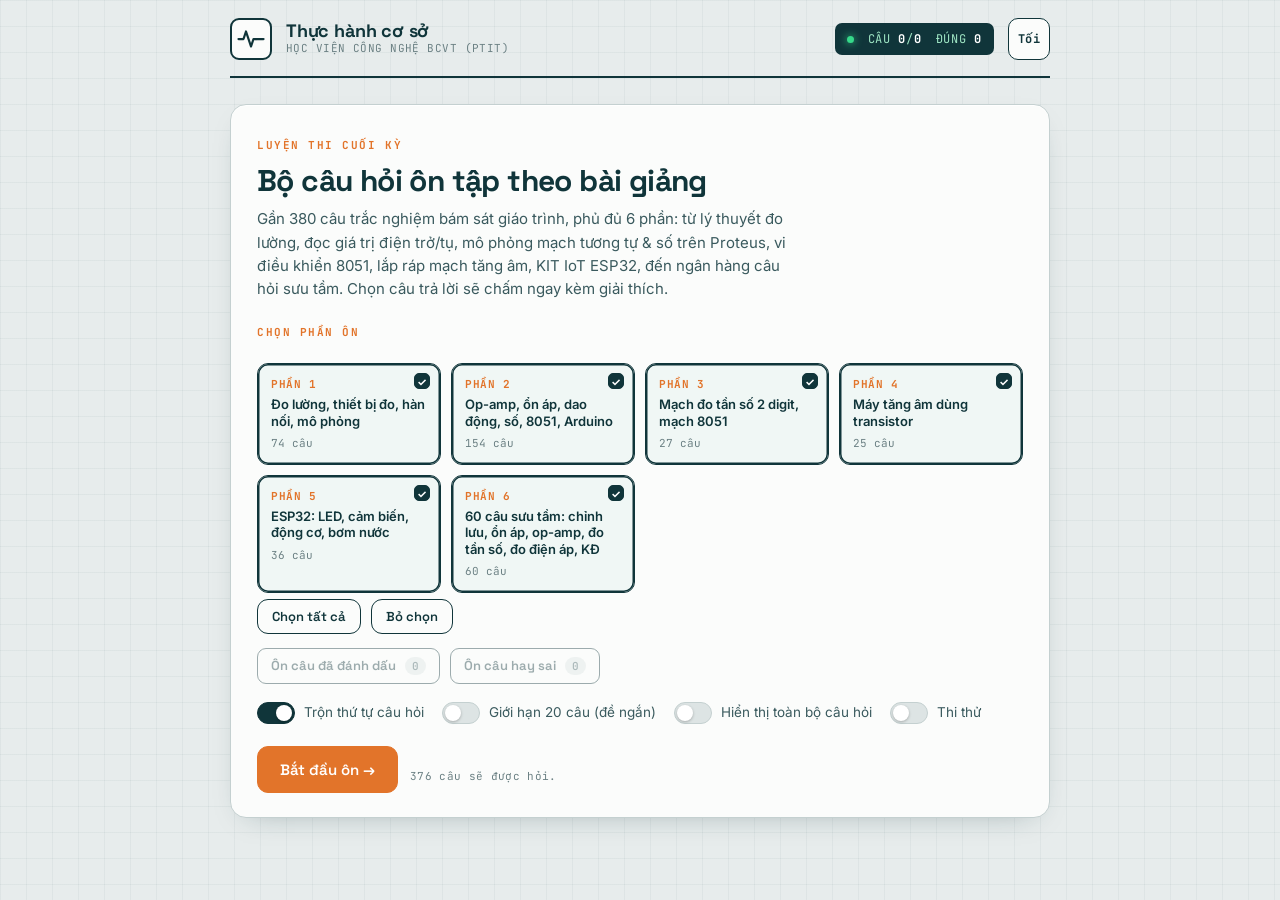
<file: index.html>
<!DOCTYPE html>
<html lang="vi">

<head>
  <meta charset="UTF-8">
  <meta name="viewport" content="width=device-width, initial-scale=1.0">
  <title>Ôn thi Thực hành cơ sở — PTIT</title>
  <link rel="preconnect" href="https://fonts.googleapis.com">
  <link rel="preconnect" href="https://fonts.gstatic.com" crossorigin>
  <link
    href="https://fonts.googleapis.com/css2?family=Space+Grotesk:wght@500;600;700&family=Inter:wght@400;500;600&family=JetBrains+Mono:wght@500;700&display=swap&subset=vietnamese,latin,latin-ext"
    rel="stylesheet">
  <link rel="stylesheet" href="styles.css">
</head>

<body>
  <div class="wrap">
    <div class="bar">
      <div class="logo" aria-hidden="true">
        <svg viewBox="0 0 24 24" fill="none" stroke="#10353A" stroke-width="1.8" stroke-linecap="round"
          stroke-linejoin="round">
          <path d="M2 12h4l2-6 4 12 2-6h2" />
          <path d="M16 12h6" />
          <circle cx="19" cy="12" r="0" fill="#E2742A" stroke="#E2742A" />
        </svg>
      </div>
      <div class="brand">
        <h1>Thực hành cơ sở</h1>
        <p>Học viện Công nghệ BCVT (PTIT)</p>
      </div>
      <div class="readout" id="readout" hidden>
        <span class="dot"></span>
        <span>CÂU <b id="rqi">0</b>/<b id="rqt">0</b></span>
        <span>ĐÚNG <b id="rok">0</b></span>
      </div>
      <button class="theme-btn" id="themeBtn" type="button" title="Đổi giao diện" aria-label="Đổi giao diện">Aa</button>
    </div>

    <!-- START -->
    <div class="panel hero" id="start">
      <span class="eyebrow">Luyện thi cuối kỳ</span>
      <h2>Bộ câu hỏi ôn tập theo bài giảng</h2>
      <p class="lead">Gần 380 câu trắc nghiệm bám sát giáo trình, phủ đủ 6 phần: từ lý thuyết đo lường, đọc giá trị
        điện trở/tụ, mô phỏng mạch tương tự & số trên Proteus, vi điều khiển 8051, lắp ráp mạch tăng âm, KIT IoT ESP32,
        đến ngân hàng câu hỏi sưu tầm. Chọn câu trả lời sẽ chấm ngay kèm giải thích.</p>

      <span class="eyebrow" style="display:block;margin:24px 0 2px">Chọn phần ôn</span>
      <div class="parts" id="parts"></div>
      <div style="display:flex;gap:10px;margin-top:6px">
        <button class="btn ghost" id="selAll" style="padding:8px 14px;font-size:13px">Chọn tất cả</button>
        <button class="btn ghost" id="selNone" style="padding:8px 14px;font-size:13px">Bỏ chọn</button>
      </div>
      <div class="study-actions">
        <button class="btn ghost slim" id="markedBtn" type="button">Ôn câu đã đánh dấu <span id="markedCount">0</span></button>
        <button class="btn ghost slim" id="weakBtn" type="button">Ôn câu hay sai <span id="weakCount">0</span></button>
      </div>

      <div class="opts-row">
        <div class="toggle on" id="tgShuffle">
          <div class="sw"></div><span>Trộn thứ tự câu hỏi</span>
        </div>
        <div class="toggle" id="tgLimit">
          <div class="sw"></div><span>Giới hạn 20 câu (đề ngắn)</span>
        </div>
        <div class="toggle" id="tgBrowse">
          <div class="sw"></div><span>Hiển thị toàn bộ câu hỏi</span>
        </div>
        <div class="toggle" id="tgExam">
          <div class="sw"></div><span>Thi thử</span>
        </div>
      </div>

      <div class="btn-row">
        <button class="btn amber" id="startBtn">Bắt đầu ôn →</button>
        <span class="hint" id="startCount" style="align-self:center"></span>
      </div>
    </div>

    <!-- QUIZ -->
    <div class="panel" id="quiz" hidden>
      <div class="prog"><i id="bar" style="width:0%"></i></div>
      <div class="qhead">
        <span class="tag" id="qtag">PHẦN 1</span>
        <span class="qnum" id="qnum">Câu 1 / 20</span>
      </div>
      <div class="qmeta" id="qmeta"></div>
      <div class="qtext" id="qtext"></div>
      <div id="qmedia"></div>
      <div id="opts"></div>
      <div id="feedback"></div>
      <div class="qfoot">
        <button class="btn ghost mark-btn" id="markBtn" type="button">Đánh dấu</button>
        <button class="btn" id="nextBtn" disabled>Câu tiếp →</button>
        <button class="btn ghost" id="quitBtn">Kết thúc</button>
        <span class="sp" id="liveScore">0 đúng</span>
      </div>
      <div class="hint">Phím tắt: 1–4 hoặc A–D để chọn · Enter để sang câu tiếp · M để đánh dấu</div>
    </div>

    <!-- BROWSE -->
    <div class="panel" id="browse" hidden>
      <div class="prog"><i id="bbar" style="width:0%"></i></div>
      <div class="browse-hd">
        <span class="tag">TOÀN BỘ CÂU HỎI</span>
        <span class="qnum" id="bcount">0 / 0 đã trả lời</span>
        <button class="btn amber" id="bFinishBtn" style="margin-left:auto">Xem kết quả →</button>
        <button class="btn ghost" id="bQuitBtn">Kết thúc</button>
      </div>
      <div class="browse-tools">
        <input class="search-input" id="browseSearch" type="search" placeholder="Tìm câu hỏi, đáp án, chủ đề...">
        <button class="btn ghost slim" id="clearSearchBtn" type="button">Xóa</button>
      </div>
      <div class="empty-state" id="browseEmpty" hidden>Không tìm thấy câu phù hợp.</div>
      <div id="browse-list"></div>
    </div>

    <!-- RESULT -->
    <div class="panel" id="result" hidden>
      <span class="eyebrow">Kết quả</span>
      <div style="display:flex;align-items:flex-end;gap:16px;margin:8px 0 4px;flex-wrap:wrap">
        <div class="score-big"><span id="rPct">0%</span></div>
        <div style="font-family:'JetBrains Mono',monospace;font-size:13px;color:var(--muted);padding-bottom:8px"
          id="rLine">0/0 câu đúng</div>
      </div>
      <p class="lead" id="rMsg" style="color:var(--ink-soft)"></p>
      <div class="divider"></div>
      <span class="eyebrow">Theo từng phần</span>
      <div class="bars" id="bars"></div>
      <div class="btn-row">
        <button class="btn amber" id="reviewBtn">Xem lại câu sai</button>
        <button class="btn" id="retryBtn">Làm lại</button>
        <button class="btn ghost" id="homeBtn">Về đầu</button>
      </div>
    </div>
  </div>

  <script src="script.js"></script>
</body>

</html>
</file>
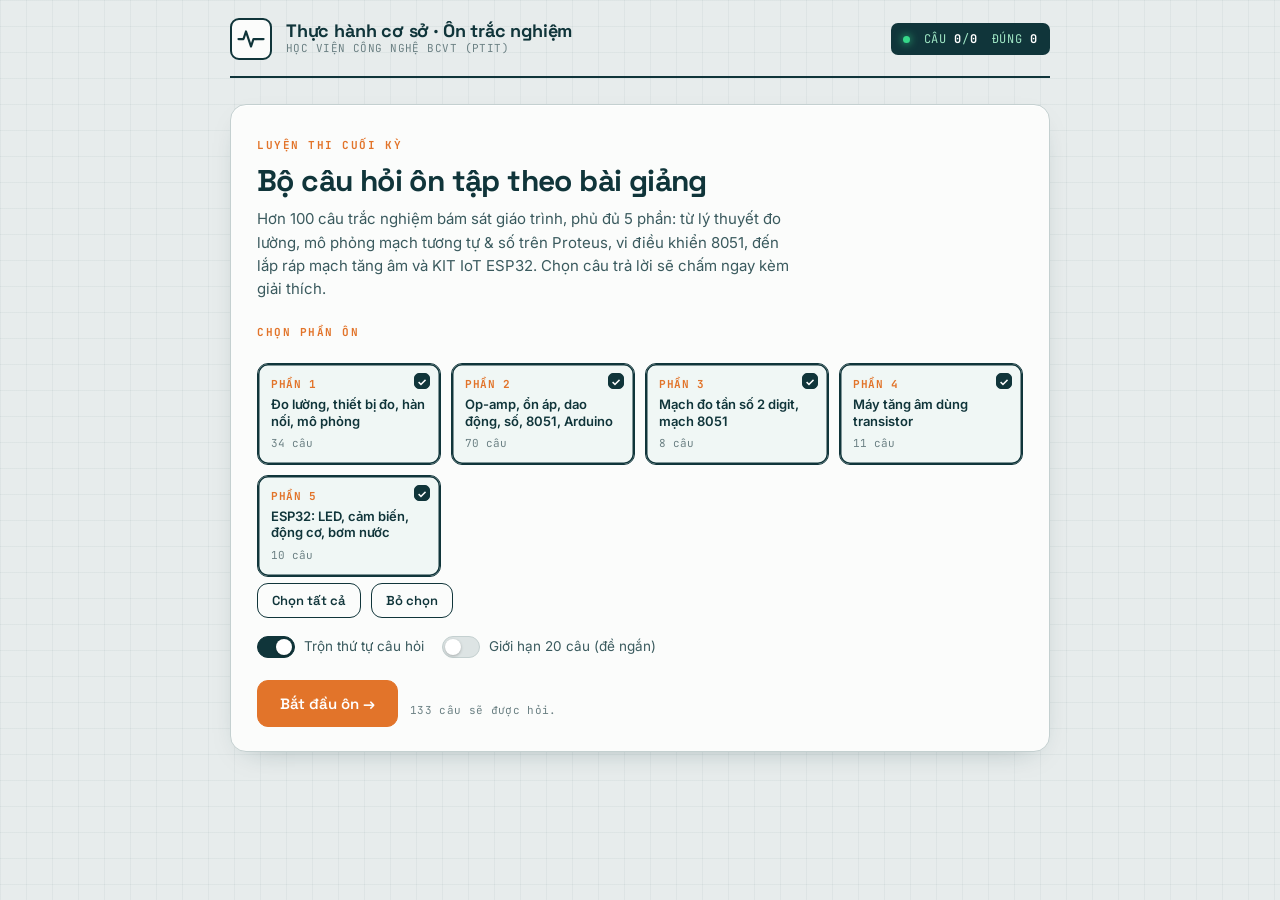
<file: On-thi-THCS-PTIT-v1.html>
<!DOCTYPE html>
<html lang="vi">
<head>
<meta charset="UTF-8">
<meta name="viewport" content="width=device-width, initial-scale=1.0">
<title>Ôn thi Thực hành cơ sở — PTIT</title>
<link rel="preconnect" href="https://fonts.googleapis.com">
<link rel="preconnect" href="https://fonts.gstatic.com" crossorigin>
<link href="https://fonts.googleapis.com/css2?family=Space+Grotesk:wght@500;600;700&family=Inter:wght@400;500;600&family=JetBrains+Mono:wght@500;700&display=swap&subset=vietnamese,latin,latin-ext" rel="stylesheet">
<style>
:root{
  --paper:#E7ECEC;
  --paper-2:#dde4e4;
  --ink:#10353A;
  --ink-soft:#3a5a5e;
  --muted:#6c8184;
  --surface:#fbfcfb;
  --line:#c4d0d0;
  --amber:#E2742A;
  --amber-soft:#fbe9da;
  --ok:#138a55;
  --ok-soft:#dbf1e6;
  --bad:#c93f43;
  --bad-soft:#fadddd;
  --shadow:0 1px 0 #ffffff inset, 0 10px 30px -18px rgba(16,53,58,.4);
}
*{box-sizing:border-box;margin:0;padding:0}
html,body{height:100%}
body{
  font-family:'Inter',system-ui,sans-serif;
  color:var(--ink);
  background:var(--paper);
  background-image:
    linear-gradient(rgba(16,53,58,.045) 1px,transparent 1px),
    linear-gradient(90deg,rgba(16,53,58,.045) 1px,transparent 1px);
  background-size:26px 26px;
  -webkit-font-smoothing:antialiased;
  line-height:1.55;
  padding:0 18px 60px;
}
.wrap{max-width:820px;margin:0 auto}

/* ---------- top bar ---------- */
.bar{
  display:flex;align-items:center;gap:14px;
  padding:18px 0 16px;
  border-bottom:2px solid var(--ink);
  margin-bottom:26px;flex-wrap:wrap;
}
.logo{
  width:42px;height:42px;flex:none;border:2px solid var(--ink);border-radius:9px;
  display:grid;place-items:center;background:var(--surface);
  position:relative;overflow:hidden;
}
.logo svg{width:30px;height:30px}
.brand h1{font-family:'Space Grotesk',sans-serif;font-size:18px;letter-spacing:-.01em;line-height:1.1}
.brand p{font-family:'JetBrains Mono',monospace;font-size:11px;color:var(--muted);letter-spacing:.04em;text-transform:uppercase}
.readout{
  margin-left:auto;font-family:'JetBrains Mono',monospace;font-size:12px;
  background:var(--ink);color:#9fe6c4;padding:7px 12px;border-radius:7px;
  letter-spacing:.06em;display:flex;gap:14px;align-items:center;
}
.readout b{color:#fff;font-weight:700}
.readout .dot{width:7px;height:7px;border-radius:50%;background:#36d98a;box-shadow:0 0 8px #36d98a}

/* ---------- panel ---------- */
.panel{
  background:var(--surface);border:1.5px solid var(--line);border-radius:16px;
  box-shadow:var(--shadow);padding:26px 26px 24px;
}
.eyebrow{font-family:'JetBrains Mono',monospace;font-size:11px;letter-spacing:.14em;text-transform:uppercase;color:var(--amber);font-weight:700}

/* ---------- start screen ---------- */
.hero h2{font-family:'Space Grotesk',sans-serif;font-size:30px;line-height:1.12;letter-spacing:-.02em;margin:8px 0 10px}
.hero p.lead{color:var(--ink-soft);font-size:15px;max-width:60ch}
.parts{display:grid;grid-template-columns:repeat(auto-fit,minmax(150px,1fr));gap:10px;margin:22px 0 6px}
.pchip{
  border:1.5px solid var(--line);border-radius:11px;padding:12px 13px;cursor:pointer;
  background:var(--surface);transition:.15s;position:relative;user-select:none;
}
.pchip:hover{border-color:var(--ink-soft)}
.pchip.on{border-color:var(--ink);background:#f0f7f5;box-shadow:0 0 0 1.5px var(--ink) inset}
.pchip .pn{font-family:'JetBrains Mono',monospace;font-size:11px;color:var(--amber);font-weight:700;letter-spacing:.05em}
.pchip .pt{font-size:13px;font-weight:600;margin-top:3px;line-height:1.25}
.pchip .pc{font-family:'JetBrains Mono',monospace;font-size:11px;color:var(--muted);margin-top:6px}
.pchip .tick{position:absolute;top:9px;right:10px;width:16px;height:16px;border-radius:5px;border:1.5px solid var(--line);display:grid;place-items:center}
.pchip.on .tick{background:var(--ink);border-color:var(--ink)}
.pchip.on .tick:after{content:"✓";color:#fff;font-size:11px;font-weight:700}

.opts-row{display:flex;gap:18px;flex-wrap:wrap;align-items:center;margin:18px 0 4px}
.toggle{display:flex;align-items:center;gap:9px;cursor:pointer;font-size:13.5px;color:var(--ink-soft);user-select:none}
.sw{width:38px;height:22px;border-radius:20px;background:var(--paper-2);border:1.5px solid var(--line);position:relative;transition:.18s;flex:none}
.sw:after{content:"";position:absolute;width:16px;height:16px;border-radius:50%;background:#fff;top:2px;left:2px;transition:.18s;box-shadow:0 1px 3px rgba(0,0,0,.25)}
.toggle.on .sw{background:var(--ink);border-color:var(--ink)}
.toggle.on .sw:after{left:18px}

.btn{
  font-family:'Space Grotesk',sans-serif;font-weight:600;font-size:15px;cursor:pointer;
  border:1.5px solid var(--ink);background:var(--ink);color:#fff;border-radius:11px;
  padding:13px 22px;transition:.15s;display:inline-flex;align-items:center;gap:9px;
}
.btn:hover{background:#0a2a2e}
.btn:disabled{opacity:.4;cursor:not-allowed}
.btn.ghost{background:transparent;color:var(--ink)}
.btn.ghost:hover{background:#eef4f3}
.btn.amber{background:var(--amber);border-color:var(--amber)}
.btn.amber:hover{background:#cc6520}
.btn-row{display:flex;gap:12px;flex-wrap:wrap;margin-top:22px}

/* ---------- quiz ---------- */
.qhead{display:flex;align-items:center;gap:12px;margin-bottom:8px;flex-wrap:wrap}
.tag{font-family:'JetBrains Mono',monospace;font-size:11px;font-weight:700;letter-spacing:.05em;padding:4px 9px;border-radius:6px;background:var(--amber-soft);color:var(--amber)}
.qnum{font-family:'JetBrains Mono',monospace;font-size:12px;color:var(--muted);letter-spacing:.05em}
.prog{height:6px;background:var(--paper-2);border-radius:6px;overflow:hidden;margin:0 0 22px;border:1px solid var(--line)}
.prog i{display:block;height:100%;background:var(--amber);transition:width .35s ease}
.qtext{font-family:'Space Grotesk',sans-serif;font-size:20px;line-height:1.4;letter-spacing:-.01em;margin-bottom:20px}
.sch{width:100%;max-width:430px;height:auto;margin:0 auto 20px;display:block;background:#f9fcfb;border:1.5px solid var(--line);border-radius:12px;padding:12px 10px}
.sch text{font-family:'JetBrains Mono',monospace;font-size:11px;fill:var(--ink-soft)}
.sch .w{stroke:var(--ink);stroke-width:2;fill:none;stroke-linecap:round;stroke-linejoin:round}
.sch .probe{fill:var(--amber);stroke:none}
.sch .pl{fill:var(--amber);font-weight:700}
.sch .nd{fill:var(--ink)}
.code-box{
  font-family:'JetBrains Mono',monospace;font-size:13px;line-height:1.55;
  background:#0f2e32;color:#cfe9df;border-radius:10px;padding:14px 16px;margin:0 0 18px;
  overflow-x:auto;white-space:pre;border:1.5px solid #0a2326;
}
.code-box .cm{color:#7fae9b}
.code-box .hl{color:#ffcf9e;font-weight:700}
.opt.mono .otxt{font-family:'JetBrains Mono',monospace;font-size:13.5px;white-space:pre-wrap}
.opt{
  display:flex;gap:13px;align-items:flex-start;width:100%;text-align:left;
  border:1.5px solid var(--line);background:var(--surface);border-radius:12px;
  padding:14px 16px;margin-bottom:11px;cursor:pointer;transition:.13s;font-size:15px;color:var(--ink);
}
.opt:hover:not(:disabled){border-color:var(--ink-soft);background:#f4f8f7}
.opt:disabled{cursor:default}
.opt .key{
  font-family:'JetBrains Mono',monospace;font-weight:700;font-size:13px;flex:none;
  width:26px;height:26px;border-radius:7px;border:1.5px solid var(--line);
  display:grid;place-items:center;background:var(--surface);transition:.13s;
}
.opt .otxt{padding-top:2px}
.opt.correct{border-color:var(--ok);background:var(--ok-soft)}
.opt.correct .key{background:var(--ok);border-color:var(--ok);color:#fff}
.opt.wrong{border-color:var(--bad);background:var(--bad-soft)}
.opt.wrong .key{background:var(--bad);border-color:var(--bad);color:#fff}
.opt.dim{opacity:.6}

.explain{
  border-left:3px solid var(--amber);background:#fbf6f1;border-radius:0 10px 10px 0;
  padding:13px 16px;font-size:14.5px;color:var(--ink-soft);margin:4px 0 6px;
  animation:fade .25s ease;
}
.explain b{color:var(--ink);font-weight:600}
.verdict{font-family:'JetBrains Mono',monospace;font-size:12px;font-weight:700;letter-spacing:.05em;margin-bottom:6px;text-transform:uppercase}
.verdict.ok{color:var(--ok)}
.verdict.bad{color:var(--bad)}
@keyframes fade{from{opacity:0;transform:translateY(4px)}to{opacity:1;transform:none}}

.qfoot{display:flex;align-items:center;gap:12px;margin-top:18px;flex-wrap:wrap}
.qfoot .sp{margin-left:auto;font-family:'JetBrains Mono',monospace;font-size:12px;color:var(--muted)}
.hint{font-family:'JetBrains Mono',monospace;font-size:11px;color:var(--muted);margin-top:14px;letter-spacing:.03em}

/* ---------- result ---------- */
.score-big{font-family:'Space Grotesk',sans-serif;font-size:54px;font-weight:700;letter-spacing:-.03em;line-height:1}
.score-big span{font-size:26px;color:var(--muted)}
.bars{margin:22px 0 4px;display:flex;flex-direction:column;gap:12px}
.brow{display:grid;grid-template-columns:130px 1fr 64px;gap:12px;align-items:center}
.brow .bl{font-size:13px;font-weight:600}
.brow .bt{height:18px;background:var(--paper-2);border-radius:5px;overflow:hidden;border:1px solid var(--line)}
.brow .bt i{display:block;height:100%;background:var(--ink)}
.brow .bv{font-family:'JetBrains Mono',monospace;font-size:12px;color:var(--muted);text-align:right}
.divider{height:1px;background:var(--line);margin:22px 0}

@media(max-width:560px){
  .hero h2{font-size:24px}
  .qtext{font-size:18px}
  .brow{grid-template-columns:96px 1fr 54px}
  .readout{font-size:11px;gap:10px;padding:6px 10px}
}
@media(prefers-reduced-motion:reduce){*{animation:none!important;transition:none!important}}
</style>
</head>
<body>
<div class="wrap">
  <div class="bar">
    <div class="logo" aria-hidden="true">
      <svg viewBox="0 0 24 24" fill="none" stroke="#10353A" stroke-width="1.8" stroke-linecap="round" stroke-linejoin="round">
        <path d="M2 12h4l2-6 4 12 2-6h2"/><path d="M16 12h6"/><circle cx="19" cy="12" r="0" fill="#E2742A" stroke="#E2742A"/>
      </svg>
    </div>
    <div class="brand">
      <h1>Thực hành cơ sở · Ôn trắc nghiệm</h1>
      <p>Học viện Công nghệ BCVT (PTIT)</p>
    </div>
    <div class="readout" id="readout" hidden>
      <span class="dot"></span>
      <span>CÂU <b id="rqi">0</b>/<b id="rqt">0</b></span>
      <span>ĐÚNG <b id="rok">0</b></span>
    </div>
  </div>

  <!-- START -->
  <div class="panel hero" id="start">
    <span class="eyebrow">Luyện thi cuối kỳ</span>
    <h2>Bộ câu hỏi ôn tập theo bài giảng</h2>
    <p class="lead">Hơn 100 câu trắc nghiệm bám sát giáo trình, phủ đủ 5 phần: từ lý thuyết đo lường, mô phỏng mạch tương tự & số trên Proteus, vi điều khiển 8051, đến lắp ráp mạch tăng âm và KIT IoT ESP32. Chọn câu trả lời sẽ chấm ngay kèm giải thích.</p>

    <span class="eyebrow" style="display:block;margin:24px 0 2px">Chọn phần ôn</span>
    <div class="parts" id="parts"></div>
    <div style="display:flex;gap:10px;margin-top:6px">
      <button class="btn ghost" id="selAll" style="padding:8px 14px;font-size:13px">Chọn tất cả</button>
      <button class="btn ghost" id="selNone" style="padding:8px 14px;font-size:13px">Bỏ chọn</button>
    </div>

    <div class="opts-row">
      <div class="toggle on" id="tgShuffle"><div class="sw"></div><span>Trộn thứ tự câu hỏi</span></div>
      <div class="toggle" id="tgLimit"><div class="sw"></div><span>Giới hạn 20 câu (đề ngắn)</span></div>
    </div>

    <div class="btn-row">
      <button class="btn amber" id="startBtn">Bắt đầu ôn →</button>
      <span class="hint" id="startCount" style="align-self:center"></span>
    </div>
  </div>

  <!-- QUIZ -->
  <div class="panel" id="quiz" hidden>
    <div class="prog"><i id="bar" style="width:0%"></i></div>
    <div class="qhead">
      <span class="tag" id="qtag">PHẦN 1</span>
      <span class="qnum" id="qnum">Câu 1 / 20</span>
    </div>
    <div class="qtext" id="qtext"></div>
    <div id="qmedia"></div>
    <div id="opts"></div>
    <div id="feedback"></div>
    <div class="qfoot">
      <button class="btn" id="nextBtn" disabled>Câu tiếp →</button>
      <button class="btn ghost" id="quitBtn">Kết thúc</button>
      <span class="sp" id="liveScore">0 đúng</span>
    </div>
    <div class="hint">Phím tắt: 1–4 hoặc A–D để chọn · Enter để sang câu tiếp</div>
  </div>

  <!-- RESULT -->
  <div class="panel" id="result" hidden>
    <span class="eyebrow">Kết quả</span>
    <div style="display:flex;align-items:flex-end;gap:16px;margin:8px 0 4px;flex-wrap:wrap">
      <div class="score-big"><span id="rPct">0%</span></div>
      <div style="font-family:'JetBrains Mono',monospace;font-size:13px;color:var(--muted);padding-bottom:8px" id="rLine">0/0 câu đúng</div>
    </div>
    <p class="lead" id="rMsg" style="color:var(--ink-soft)"></p>
    <div class="divider"></div>
    <span class="eyebrow">Theo từng phần</span>
    <div class="bars" id="bars"></div>
    <div class="btn-row">
      <button class="btn amber" id="reviewBtn">Xem lại câu sai</button>
      <button class="btn" id="retryBtn">Làm lại</button>
      <button class="btn ghost" id="homeBtn">Về đầu</button>
    </div>
  </div>
</div>

<script>
/* ===================== QUESTION BANK ===================== */
const PARTS = {
  1:{name:"Phần 1 · Lý thuyết bổ trợ", short:"Đo lường, thiết bị đo, hàn nối, mô phỏng"},
  2:{name:"Phần 2 · Mô phỏng trên máy tính", short:"Op-amp, ổn áp, dao động, số, 8051, Arduino"},
  3:{name:"Phần 3 · Lắp ráp breadboard", short:"Mạch đo tần số 2 digit, mạch 8051"},
  4:{name:"Phần 4 · Lắp ráp mạch in (PCB)", short:"Máy tăng âm dùng transistor"},
  5:{name:"Phần 5 · KIT Arduino / IoT", short:"ESP32: LED, cảm biến, động cơ, bơm nước"},
};

/* ===================== SCHEMATIC DIAGRAMS (SVG) ===================== */
const gnd = (x,y)=>`<line class="w" x1="${x}" y1="${y}" x2="${x}" y2="${y+10}"/>
<line class="w" x1="${x-9}" y1="${y+10}" x2="${x+9}" y2="${y+10}"/>
<line class="w" x1="${x-5}" y1="${y+14}" x2="${x+5}" y2="${y+14}"/>
<line class="w" x1="${x-2}" y1="${y+18}" x2="${x+2}" y2="${y+18}"/>`;

const DIAGRAMS = {
INV:`<svg class="sch" viewBox="0 0 300 170" role="img">
<polygon class="w" points="148,46 148,124 214,85"/>
<text x="153" y="68">−</text><text x="153" y="112">+</text>
<line class="w" x1="20" y1="62" x2="55" y2="62"/>
<rect class="w" x="55" y="55" width="44" height="14"/><text x="58" y="50">R1 1k</text>
<line class="w" x1="99" y1="62" x2="122" y2="62"/><line class="w" x1="122" y1="62" x2="148" y2="62"/>
<circle cx="122" cy="62" r="2.6" class="nd"/>
<line class="w" x1="122" y1="62" x2="122" y2="30"/><line class="w" x1="122" y1="30" x2="152" y2="30"/>
<rect class="w" x="152" y="23" width="44" height="14"/><text x="152" y="18">R2 22k</text>
<line class="w" x1="196" y1="30" x2="244" y2="30"/><line class="w" x1="244" y1="30" x2="244" y2="85"/>
<line class="w" x1="148" y1="108" x2="122" y2="108"/><line class="w" x1="122" y1="108" x2="122" y2="128"/>
${gnd(122,128)}
<line class="w" x1="214" y1="85" x2="270" y2="85"/><circle cx="244" cy="85" r="2.6" class="nd"/>
<circle cx="270" cy="85" r="3.6" class="probe"/><text x="248" y="78" class="pl">Vout</text>
<text x="6" y="58">Vin</text></svg>`,

NONINV:`<svg class="sch" viewBox="0 0 300 170" role="img">
<polygon class="w" points="150,46 150,124 216,85"/>
<text x="155" y="68">−</text><text x="155" y="112">+</text>
<line class="w" x1="20" y1="108" x2="150" y2="108"/><text x="6" y="104">Vin</text>
<line class="w" x1="124" y1="62" x2="150" y2="62"/><circle cx="124" cy="62" r="2.6" class="nd"/>
<line class="w" x1="124" y1="62" x2="124" y2="78"/>
<rect class="w" x="117" y="78" width="14" height="34"/><text x="92" y="98">R1</text>
<line class="w" x1="124" y1="112" x2="124" y2="128"/>${gnd(124,128)}
<line class="w" x1="124" y1="62" x2="124" y2="30"/><line class="w" x1="124" y1="30" x2="154" y2="30"/>
<rect class="w" x="154" y="23" width="44" height="14"/><text x="156" y="18">R2 (Rf)</text>
<line class="w" x1="198" y1="30" x2="246" y2="30"/><line class="w" x1="246" y1="30" x2="246" y2="85"/>
<line class="w" x1="216" y1="85" x2="272" y2="85"/><circle cx="246" cy="85" r="2.6" class="nd"/>
<circle cx="272" cy="85" r="3.6" class="probe"/><text x="250" y="78" class="pl">Vout</text></svg>`,

COMP:`<svg class="sch" viewBox="0 0 300 170" role="img">
<polygon class="w" points="150,46 150,124 216,85"/>
<text x="155" y="68">−</text><text x="155" y="112">+</text>
<line class="w" x1="40" y1="108" x2="150" y2="108"/><text x="10" y="104">Vin</text>
<line class="w" x1="40" y1="62" x2="150" y2="62"/><text x="6" y="58">Vref</text>
<line class="w" x1="216" y1="85" x2="272" y2="85"/>
<circle cx="272" cy="85" r="3.6" class="probe"/><text x="250" y="78" class="pl">Vout</text>
<text x="58" y="150">(không có hồi tiếp âm)</text></svg>`,

INTEG:`<svg class="sch" viewBox="0 0 300 170" role="img">
<polygon class="w" points="150,46 150,124 216,85"/>
<text x="155" y="68">−</text><text x="155" y="112">+</text>
<line class="w" x1="20" y1="62" x2="55" y2="62"/><rect class="w" x="55" y="55" width="44" height="14"/>
<text x="66" y="50">R</text><line class="w" x1="99" y1="62" x2="124" y2="62"/>
<line class="w" x1="124" y1="62" x2="150" y2="62"/><circle cx="124" cy="62" r="2.6" class="nd"/>
<line class="w" x1="124" y1="62" x2="124" y2="30"/><line class="w" x1="124" y1="30" x2="160" y2="30"/>
<line class="w" x1="172" y1="22" x2="172" y2="38"/><line class="w" x1="180" y1="22" x2="180" y2="38"/>
<text x="166" y="16">C</text>
<line class="w" x1="160" y1="30" x2="172" y2="30"/><line class="w" x1="180" y1="30" x2="246" y2="30"/>
<line class="w" x1="246" y1="30" x2="246" y2="85"/>
<line class="w" x1="150" y1="108" x2="124" y2="108"/><line class="w" x1="124" y1="108" x2="124" y2="128"/>${gnd(124,128)}
<line class="w" x1="216" y1="85" x2="272" y2="85"/><circle cx="246" cy="85" r="2.6" class="nd"/>
<circle cx="272" cy="85" r="3.6" class="probe"/><text x="250" y="78" class="pl">Vout</text>
<text x="6" y="58">Vin</text></svg>`,

ZENER:`<svg class="sch" viewBox="0 0 300 170" role="img">
<line class="w" x1="20" y1="45" x2="60" y2="45"/><text x="6" y="41">Vin</text>
<rect class="w" x="60" y="38" width="46" height="14"/><text x="64" y="33">Rs</text>
<line class="w" x1="106" y1="45" x2="170" y2="45"/><circle cx="170" cy="45" r="2.6" class="nd"/>
<line class="w" x1="170" y1="45" x2="170" y2="70"/>
<polygon class="w" points="160,92 180,92 170,74"/>
<line class="w" x1="156" y1="74" x2="184" y2="74"/>
<line class="w" x1="156" y1="74" x2="150" y2="68"/><line class="w" x1="184" y1="74" x2="190" y2="80"/>
<line class="w" x1="170" y1="92" x2="170" y2="112"/>${gnd(170,112)}
<text x="190" y="88">Dz</text>
<line class="w" x1="170" y1="45" x2="232" y2="45"/><circle cx="232" cy="45" r="2.6" class="nd"/>
<line class="w" x1="232" y1="45" x2="232" y2="62"/>
<rect class="w" x="225" y="62" width="14" height="34"/><text x="244" y="84">RL</text>
<line class="w" x1="232" y1="96" x2="232" y2="112"/>${gnd(232,112)}
<line class="w" x1="232" y1="45" x2="262" y2="45"/><circle cx="262" cy="45" r="3.6" class="probe"/>
<text x="238" y="38" class="pl">Vout</text></svg>`,

REG7805:`<svg class="sch" viewBox="0 0 300 170" role="img">
<line class="w" x1="14" y1="50" x2="70" y2="50"/><text x="2" y="46">Vin</text>
<circle cx="70" cy="50" r="2.6" class="nd"/>
<rect class="w" x="110" y="40" width="70" height="40"/><text x="120" y="64">7805</text>
<text x="84" y="46">IN</text><text x="182" y="46">OUT</text>
<line class="w" x1="70" y1="50" x2="110" y2="50"/>
<line class="w" x1="70" y1="50" x2="70" y2="74"/>
<line class="w" x1="64" y1="74" x2="76" y2="74"/><line class="w" x1="64" y1="80" x2="76" y2="80"/>
<text x="44" y="100">Cin</text>
<line class="w" x1="70" y1="84" x2="70" y2="118"/>${gnd(70,118)}
<line class="w" x1="145" y1="80" x2="145" y2="118"/>${gnd(145,118)}<text x="150" y="100">GND</text>
<line class="w" x1="180" y1="50" x2="232" y2="50"/><circle cx="232" cy="50" r="2.6" class="nd"/>
<line class="w" x1="232" y1="50" x2="232" y2="74"/>
<line class="w" x1="226" y1="74" x2="238" y2="74"/><line class="w" x1="226" y1="80" x2="238" y2="80"/>
<text x="244" y="100">Cout</text>
<line class="w" x1="232" y1="84" x2="232" y2="118"/>${gnd(232,118)}
<line class="w" x1="232" y1="50" x2="270" y2="50"/><circle cx="270" cy="50" r="3.6" class="probe"/>
<text x="246" y="42" class="pl">+5V</text></svg>`,

BRIDGE:`<svg class="sch" viewBox="0 0 300 180" role="img">
<text x="6" y="60">AC</text><line class="w" x1="30" y1="65" x2="30" y2="115"/>
<line class="w" x1="22" y1="78" x2="22" y2="102"/>
<line class="w" x1="30" y1="72" x2="100" y2="72"/><line class="w" x1="30" y1="108" x2="100" y2="108"/>
<circle cx="100" cy="72" r="2.6" class="nd"/><circle cx="100" cy="108" r="2.6" class="nd"/>
<polygon class="w" points="112,64 124,64 118,52"/><line class="w" x1="111" y1="52" x2="125" y2="52"/>
<line class="w" x1="100" y1="72" x2="118" y2="72"/><line class="w" x1="118" y1="72" x2="118" y2="64"/>
<line class="w" x1="118" y1="52" x2="118" y2="40"/>
<polygon class="w" points="112,116 124,116 118,128"/><line class="w" x1="111" y1="116" x2="125" y2="116"/>
<line class="w" x1="100" y1="108" x2="118" y2="108"/><line class="w" x1="118" y1="108" x2="118" y2="116"/>
<line class="w" x1="118" y1="128" x2="118" y2="142"/>
<text x="56" y="94" class="pl">cầu 4 diode</text>
<line class="w" x1="118" y1="40" x2="220" y2="40"/><circle cx="118" cy="40" r="2.6" class="nd"/>
<line class="w" x1="118" y1="142" x2="220" y2="142"/><circle cx="118" cy="142" r="2.6" class="nd"/>
<line class="w" x1="180" y1="40" x2="180" y2="62"/>
<line class="w" x1="172" y1="62" x2="188" y2="62"/><line class="w" x1="172" y1="70" x2="188" y2="70"/>
<text x="192" y="60">C</text><line class="w" x1="180" y1="70" x2="180" y2="142"/><circle cx="180" cy="40" r="2.6" class="nd"/><circle cx="180" cy="142" r="2.6" class="nd"/>
<line class="w" x1="220" y1="40" x2="220" y2="142"/>
<rect class="w" x="213" y="78" width="14" height="30"/><text x="232" y="98">RL</text>
<line class="w" x1="220" y1="40" x2="250" y2="40"/><circle cx="250" cy="40" r="3.6" class="probe"/>
<text x="224" y="33" class="pl">+DC</text></svg>`,

A555:`<svg class="sch" viewBox="0 0 300 175" role="img">
<rect class="w" x="110" y="55" width="80" height="70"/><text x="123" y="95">NE555</text>
<text x="92" y="44">VCC</text><text x="192" y="95">OUT</text>
<line class="w" x1="150" y1="20" x2="150" y2="40"/><text x="156" y="28">+VCC</text>
<line class="w" x1="150" y1="40" x2="150" y2="55"/><circle cx="150" cy="40" r="2.6" class="nd"/>
<line class="w" x1="150" y1="40" x2="80" y2="40"/><line class="w" x1="80" y1="40" x2="80" y2="56"/>
<rect class="w" x="73" y="56" width="14" height="26"/><text x="52" y="74">R1</text>
<line class="w" x1="80" y1="82" x2="80" y2="92"/><circle cx="80" cy="92" r="2.6" class="nd"/>
<line class="w" x1="80" y1="92" x2="110" y2="92"/>
<line class="w" x1="80" y1="92" x2="80" y2="100"/><rect class="w" x="73" y="100" width="14" height="26"/><text x="52" y="118">R2</text>
<line class="w" x1="80" y1="126" x2="80" y2="138"/><circle cx="80" cy="138" r="2.6" class="nd"/>
<line class="w" x1="80" y1="138" x2="110" y2="138"/><line class="w" x1="110" y1="138" x2="110" y2="120"/>
<line class="w" x1="80" y1="138" x2="80" y2="148"/>
<line class="w" x1="72" y1="148" x2="88" y2="148"/><line class="w" x1="72" y1="154" x2="88" y2="154"/><text x="52" y="156">C</text>
<line class="w" x1="80" y1="154" x2="80" y2="160"/>${gnd(80,160)}
<line class="w" x1="190" y1="92" x2="250" y2="92"/><circle cx="250" cy="92" r="3.6" class="probe"/>
<text x="216" y="85" class="pl">Vout (3)</text></svg>`,

CLIP:`<svg class="sch" viewBox="0 0 300 165" role="img">
<line class="w" x1="20" y1="55" x2="55" y2="55"/><text x="6" y="51">Vin</text>
<rect class="w" x="55" y="48" width="44" height="14"/><text x="68" y="43">R</text>
<line class="w" x1="99" y1="55" x2="175" y2="55"/><circle cx="160" cy="55" r="2.6" class="nd"/>
<line class="w" x1="160" y1="55" x2="160" y2="78"/>
<polygon class="w" points="150,78 170,78 160,96"/><line class="w" x1="150" y1="96" x2="170" y2="96"/>
<text x="174" y="90">D</text>
<line class="w" x1="160" y1="96" x2="160" y2="118"/>${gnd(160,118)}
<line class="w" x1="175" y1="55" x2="250" y2="55"/><circle cx="250" cy="55" r="3.6" class="probe"/>
<text x="226" y="48" class="pl">Vout</text></svg>`,

CE:`<svg class="sch" viewBox="0 0 300 195" role="img">
<line class="w" x1="40" y1="22" x2="262" y2="22"/><text x="226" y="16">+VCC</text>
<line class="w" x1="190" y1="22" x2="190" y2="40"/><rect class="w" x="183" y="40" width="14" height="30"/><text x="200" y="60">RC</text>
<line class="w" x1="190" y1="70" x2="190" y2="92"/><circle cx="190" cy="92" r="2.6" class="nd"/>
<line class="w" x1="100" y1="22" x2="100" y2="40"/><rect class="w" x="93" y="40" width="14" height="28"/><text x="78" y="36">R1</text>
<line class="w" x1="100" y1="68" x2="100" y2="92"/><circle cx="100" cy="92" r="2.6" class="nd"/>
<line class="w" x1="100" y1="92" x2="100" y2="108"/><rect class="w" x="93" y="108" width="14" height="28"/><text x="78" y="150">R2</text>
<line class="w" x1="100" y1="136" x2="100" y2="160"/>${gnd(100,160)}
<circle class="w" cx="150" cy="92" r="20"/>
<line class="w" x1="140" y1="80" x2="140" y2="104"/>
<line class="w" x1="100" y1="92" x2="140" y2="92"/>
<line class="w" x1="140" y1="86" x2="170" y2="68"/><line class="w" x1="170" y1="68" x2="170" y2="40"/><line class="w" x1="170" y1="40" x2="190" y2="40"/>
<line class="w" x1="140" y1="98" x2="166" y2="114"/>
<polygon class="nd" points="158,107 166,114 156,113"/>
<line class="w" x1="166" y1="114" x2="166" y2="148"/>
<text x="172" y="100">Q</text>
<circle cx="166" cy="148" r="2.6" class="nd"/>
<rect class="w" x="159" y="150" width="14" height="26"/><text x="176" y="168">RE</text>
<line class="w" x1="166" y1="176" x2="166" y2="182"/>${gnd(166,182)}
<line class="w" x1="20" y1="92" x2="60" y2="92"/><line class="w" x1="60" y1="86" x2="60" y2="98"/><line class="w" x1="66" y1="86" x2="66" y2="98"/>
<line class="w" x1="66" y1="92" x2="100" y2="92"/><text x="28" y="86">Vin</text><text x="54" y="112">Cin</text>
<line class="w" x1="190" y1="92" x2="220" y2="92"/><line class="w" x1="220" y1="86" x2="220" y2="98"/><line class="w" x1="226" y1="86" x2="226" y2="98"/>
<line class="w" x1="226" y1="92" x2="262" y2="92"/><circle cx="262" cy="92" r="3.6" class="probe"/><text x="236" y="86" class="pl">Vout</text>
</svg>`,

DIFF:`<svg class="sch" viewBox="0 0 300 195" role="img">
<line class="w" x1="40" y1="22" x2="260" y2="22"/><text x="226" y="16">+VCC</text>
<line class="w" x1="95" y1="22" x2="95" y2="40"/><rect class="w" x="88" y="40" width="14" height="26"/><text x="64" y="58">RC1</text>
<line class="w" x1="95" y1="66" x2="95" y2="95"/><circle cx="95" cy="78" r="2.6" class="probe"/><text x="68" y="78" class="pl">Vo1</text>
<line class="w" x1="205" y1="22" x2="205" y2="40"/><rect class="w" x="198" y="40" width="14" height="26"/><text x="216" y="58">RC2</text>
<line class="w" x1="205" y1="66" x2="205" y2="95"/><circle cx="205" cy="78" r="2.6" class="probe"/><text x="210" y="78" class="pl">Vo2</text>
<circle class="w" cx="120" cy="102" r="16"/><circle class="w" cx="180" cy="102" r="16"/>
<line class="w" x1="112" y1="94" x2="112" y2="110"/><line class="w" x1="188" y1="94" x2="188" y2="110"/>
<line class="w" x1="95" y1="95" x2="112" y2="95"/><line class="w" x1="112" y1="95" x2="112" y2="98"/>
<line class="w" x1="205" y1="95" x2="188" y2="95"/><line class="w" x1="188" y1="95" x2="188" y2="98"/>
<line class="w" x1="60" y1="102" x2="112" y2="102"/><text x="36" y="106">V1</text>
<line class="w" x1="188" y1="102" x2="240" y2="102"/><text x="244" y="106">V2</text>
<line class="w" x1="112" y1="108" x2="124" y2="120"/><line class="w" x1="188" y1="108" x2="176" y2="120"/>
<line class="w" x1="124" y1="120" x2="176" y2="120"/><circle cx="150" cy="120" r="2.6" class="nd"/>
<line class="w" x1="150" y1="120" x2="150" y2="136"/><rect class="w" x="143" y="136" width="14" height="26"/><text x="160" y="154">RE</text>
<line class="w" x1="150" y1="162" x2="150" y2="172"/><text x="132" y="188">−VEE</text>
<line class="w" x1="124" y1="172" x2="176" y2="172"/></svg>`,

DIVIDER:`<svg class="sch" viewBox="0 0 240 175" role="img">
<line class="w" x1="120" y1="18" x2="120" y2="38"/><text x="100" y="14">+12V</text>
<rect class="w" x="113" y="38" width="14" height="32"/><text x="132" y="58">R1 2k</text>
<line class="w" x1="120" y1="70" x2="120" y2="86"/><circle cx="120" cy="86" r="2.6" class="nd"/>
<line class="w" x1="120" y1="86" x2="165" y2="86"/><circle cx="165" cy="86" r="3.6" class="probe"/><text x="144" y="80" class="pl">Vout</text>
<line class="w" x1="120" y1="86" x2="120" y2="102"/>
<rect class="w" x="113" y="102" width="14" height="32"/><text x="132" y="122">R2 1k</text>
<line class="w" x1="120" y1="134" x2="120" y2="150"/>${gnd(120,150)}</svg>`,
};

const Q = [
/* ---------- PHẦN 1 ---------- */
{p:1,q:"Đại lượng nào cho biết mức độ gần đúng giữa giá trị đo được và giá trị đúng của đại lượng cần đo?",o:["Độ chính xác (accuracy)","Độ rõ (precision)","Độ phân giải (resolution)","Độ nhạy (sensitivity)"],a:0,e:"Độ chính xác đo độ gần với giá trị đúng. Độ rõ chỉ phản ánh khả năng lặp lại (các lần đo giống nhau), không bảo đảm đúng."},
{p:1,q:"Vôn kế đặt thang 100V, độ chính xác ±4% theo độ lệch toàn thang (FSD), số đọc là 25V. Khoảng sai số tuyệt đối của phép đo là?",o:["±1V","±4V","±10V","±0,25V"],a:1,e:"Sai số tính theo % của toàn thang: 4% × 100V = ±4V → giá trị thực nằm trong 21–29V. Đây chính là lý do nên đo gần cuối thang."},
{p:1,q:"Vì sao nên thực hiện phép đo ở giá trị càng gần cuối thang đo càng tốt?",o:["Để kim quay nhanh hơn","Để giảm sai số tương đối của phép đo","Để tăng tuổi thọ đồng hồ","Để tránh nhiễu điện từ"],a:1,e:"Sai số được tính theo % của toàn thang (FSD). Đo ở đầu thang khiến sai số tương đối so với số đọc rất lớn (ví dụ ±4% FSD = ±16% khi đọc 25V)."},
{p:1,q:"Độ phân giải (resolution) của một thiết bị đo là gì?",o:["Giá trị lớn nhất đo được","Thay đổi nhỏ nhất của đại lượng đo mà thiết bị đáp ứng được","Sai số trung bình của phép đo","Tốc độ lấy mẫu của thiết bị"],a:1,e:"Độ phân giải là vạch chia nhỏ nhất mà thiết bị phân biệt được. Đồng hồ kim 100 vạch ở thang 1mA có độ phân giải 10µA; đồng hồ số là 1 chữ số."},
{p:1,q:"Độ nhạy của một vôn kế thường được biểu diễn theo đơn vị nào?",o:["V/Hz","Ω/V","A/V","dB/octave"],a:1,e:"Độ nhạy vôn kế cho theo Ω/V. Vôn kế FSD 50µA có 20kΩ/V, loại FSD 100µA có 10kΩ/V → loại 20kΩ/V nhạy hơn."},
{p:1,q:"Trong hai vôn kế sau, loại nào nhạy hơn (ít ảnh hưởng quá tải hơn)?",o:["10kΩ/V","20kΩ/V","Cả hai như nhau","Không xác định được"],a:1,e:"Độ nhạy càng cao (Ω/V lớn) thì trở kháng vào càng lớn → rẽ dòng từ mạch ít hơn → sai số quá tải nhỏ hơn."},
{p:1,q:"Sai số do thị sai (đọc nhầm khi kim nằm giữa hai vạch chia) thuộc loại sai số nào?",o:["Sai số ngẫu nhiên","Sai số hệ thống do môi trường","Sai số thô (do người đọc)","Sai số lượng tử hóa"],a:2,e:"Sai số do đọc/thị sai là sai số thô. Đồng hồ số hiển thị bằng chữ số nên không có loại sai số này."},
{p:1,q:"Loại sai số 'có cùng dạng, lặp lại và không đổi' được gọi là?",o:["Sai số ngẫu nhiên","Sai số hệ thống","Sai số thô","Sai số tuyệt đối"],a:1,e:"Sai số hệ thống ổn định, có quy luật (do thiết bị đo hoặc do môi trường đo). Sai số ngẫu nhiên thì thay đổi không quy luật."},
{p:1,q:"Cách nào giúp giảm sai số ngẫu nhiên trong phép đo?",o:["Hiệu chuẩn lại thiết bị","Tăng số lần đo rồi lấy giá trị trung bình","Đổi sang thang đo cao hơn","Dùng que đo tốt hơn"],a:1,e:"Sai số ngẫu nhiên không khử được bằng hiệu chuẩn; chỉ giảm bằng cách đo nhiều lần và lấy trung bình (suy luận thống kê)."},
{p:1,q:"Nếu điện trở R có sai số ±10% và dòng I có sai số ±5%, thì công suất P = I²R có sai số giới hạn khoảng?",o:["±10%","±15%","±20%","±25%"],a:2,e:"Sai số giới hạn cộng dồn: I² đóng góp 5%+5%, cộng R 10% → 5+5+10 = ±20%."},
{p:1,q:"Ưu điểm nổi bật của đồng hồ vạn năng SỐ so với loại chỉ thị kim là?",o:["Quan sát phóng/nạp tụ tốt hơn","Trở kháng vào rất cao (~10MΩ) nên ít sai số quá tải","Đáp ứng nhanh với linh kiện bán dẫn","Giá thành rẻ hơn"],a:1,e:"Đồng hồ số có trở kháng vào ~10MΩ, gần như không đổi theo thang đo, nên sai số quá tải không đáng kể. Quan sát tụ/đáp ứng nhanh lại là ưu điểm của đồng hồ kim."},
{p:1,q:"Khi đo dòng điện, đồng hồ phải được mắc như thế nào với mạch?",o:["Song song với tải","Nối tiếp với mạch","Song song với nguồn","Tùy ý"],a:1,e:"Đo dòng → mắc nối tiếp (dòng chạy qua đồng hồ). Đo áp → mắc song song. Để nhầm sẽ gây sai hoặc hỏng đồng hồ."},
{p:1,q:"Điều gì xảy ra nếu đặt nhầm đồng hồ ở thang đo dòng điện rồi đi đo điện áp?",o:["Không sao, chỉ sai số","Đồng hồ có thể bị hỏng","Tự động chuyển thang","Báo giá trị âm"],a:1,e:"Thang đo dòng có trở kháng rất nhỏ; mắc vào nguồn áp sẽ tạo dòng lớn làm hỏng đồng hồ. Phải chọn đúng chức năng/đại lượng trước khi đo."},
{p:1,q:"Loại đồng hồ nào quan sát được sự phóng/nạp của tụ điện rõ hơn?",o:["Đồng hồ số","Đồng hồ chỉ thị kim (tương tự)","Cả hai như nhau","Không loại nào"],a:1,e:"Đại lượng biến thiên chậm như nạp tụ được kim quan sát trực quan; đồng hồ số khó hiển thị quá trình thay đổi chậm này."},
{p:1,q:"Sóng nào của máy phát sóng chức năng thích hợp để kiểm tra độ tuyến tính của mạch khuếch đại?",o:["Sóng sin","Sóng vuông","Sóng tam giác","Sóng răng cưa"],a:2,e:"Sóng tam giác có cạnh thẳng; nếu mạch phi tuyến, cạnh sẽ bị méo cong, dễ nhận ra trên máy hiện sóng."},
{p:1,q:"Sóng vuông từ máy phát sóng chức năng thường dùng để kiểm tra điều gì của mạch khuếch đại?",o:["Hệ số khuếch đại một chiều","Đáp ứng tần số thấp và cao","Công suất ra","Trở kháng vào"],a:1,e:"Đỉnh xung bị nghiêng → đáp ứng tần thấp kém; cạnh lên/xuống chậm → đáp ứng tần cao kém. Sóng vuông giàu hài nên bộc lộ cả hai."},
{p:1,q:"Hai loại máy hiện sóng cơ bản là?",o:["Một tia và hai tia","Tương tự (CRO) và số (DSO)","Analog và RF","Để bàn và cầm tay"],a:1,e:"CRO (ống tia âm cực) là loại tương tự; DSO là máy hiện sóng số có khả năng lưu trữ dạng sóng."},
{p:1,q:"Núm Time/div trên máy hiện sóng dùng để điều chỉnh gì?",o:["Biên độ theo trục dọc","Khoảng thời gian trên mỗi vạch chia (gốc thời gian)","Độ sáng vệt sáng","Mức kích khởi"],a:1,e:"Time/div đặt tỉ lệ thời gian trục ngang; Volt/div đặt tỉ lệ biên độ trục dọc."},
{p:1,q:"Máy hiện sóng về cơ bản là thiết bị đo đại lượng nào theo thời gian?",o:["Dòng điện","Điện áp","Công suất","Điện trở"],a:1,e:"Máy hiện sóng đo điện áp. Muốn đo dòng/điện trở phải biến đổi chúng thành điện áp (qua điện trở cố định, nguồn dòng…)."},
{p:1,q:"Mẫu hình Lissajous trên máy hiện sóng được dùng để?",o:["Đo công suất","So sánh tần số và pha giữa hai tín hiệu","Hiệu chỉnh độ sáng","Đo điện trở"],a:1,e:"Đưa hai tín hiệu vào kênh X và Y, hình Lissajous cho biết tỉ số tần số và độ lệch pha giữa chúng."},
{p:1,q:"SPICE là gì?",o:["Một loại vi điều khiển","Phần mềm/thuật toán mô phỏng mạch điện tử","Chuẩn giao tiếp nối tiếp","Một họ IC ổn áp"],a:1,e:"SPICE = Simulation Program with Integrated Circuit Emphasis — nền tảng mô phỏng mạch, cho phép phân tích DC, AC, quá độ…"},
{p:1,q:"Phần mềm mô phỏng và vẽ mạch được dùng xuyên suốt trong giáo trình này là?",o:["Multisim","Proteus","Altium","LTspice"],a:1,e:"Giáo trình hướng dẫn mô phỏng trên Proteus Design Suite 8.x, gồm cả vẽ sơ đồ nguyên lý và mô phỏng đồ thị (Graph)."},
{p:1,q:"PCB là viết tắt của?",o:["Power Control Board","Printed Circuit Board (mạch in)","Programmable Chip Block","Passive Component Bus"],a:1,e:"PCB = bo mạch in, nơi các đường dẫn đồng được in sẵn để hàn linh kiện."},
{p:1,q:"Đặc điểm của một mối hàn đạt yêu cầu là?",o:["Thiếc xỉn màu, gồ ghề","Bóng, ngấu thiếc, dạng hình nón đều","Nhiều thiếc phủ kín chân","Mối hàn to và lồi cao"],a:1,e:"Mối hàn tốt thì bóng, ngấu đều, hình nón ôm chân linh kiện. Mối hàn khô/nguội (xỉn, gồ ghề) dễ gây tiếp xúc kém."},
{p:1,q:"Khi hàn, để mỏ hàn quá nóng hoặc giữ quá lâu sẽ?",o:["Làm mối hàn đẹp hơn","Làm hỏng linh kiện hoặc bong đường mạch in","Tăng độ bám của thiếc","Không ảnh hưởng gì"],a:1,e:"Nhiệt quá mức làm chết linh kiện bán dẫn và làm bong/tróc lớp đồng của mạch in. Cần hàn dứt khoát, đủ nhiệt."},
{p:1,q:"Chức năng đo thông mạch của đồng hồ số: khi hai điểm thông nhau thì?",o:["Hiển thị số lớn","Đồng hồ phát ra tiếng kêu (beep)","Báo giá trị âm","Tắt màn hình"],a:1,e:"Chế độ đo thông mạch dựa trên thang đo điện trở nhỏ; nếu thông mạch (điện trở ~0) đồng hồ kêu để báo nhanh."},
{p:1,q:"Khi đo điện áp một chiều bằng đồng hồ, que đỏ và que đen cắm vào đâu?",o:["Đỏ vào COM, đen vào VΩmA","Đỏ vào VΩmA (cực +), đen vào COM (cực −)","Cả hai vào COM","Tùy ý, không quan trọng"],a:1,e:"Que đỏ cắm lỗ 'VΩmA' nối cực dương, que đen vào 'COM'. Đặt ngược que (với DC) đồng hồ sẽ báo giá trị âm."},
{p:1,q:"Ngưỡng độ nhạy của hệ thống đo ứng với tỉ số tín hiệu trên nhiễu (S/N) bằng?",o:["10 (20 dB)","1 (tức 0 dB)","0,5","100"],a:1,e:"Ngưỡng độ nhạy là mức tín hiệu nhỏ nhất phát hiện được, ứng với S/N = 1 hay 0 dB; nhỏ hơn nữa thì tín hiệu chìm trong nhiễu."},
{p:1,q:"Nếu nhiễu có tần số CAO hơn phổ tần của tín hiệu cần đo, ta nên dùng bộ lọc nào để chặn nhiễu?",o:["Lọc thông cao","Lọc thông thấp","Lọc thông dải","Lọc chặn dải"],a:1,e:"Nhiễu tần cao hơn tín hiệu → lọc thông thấp cho tín hiệu qua, chặn nhiễu. Ngược lại (nhiễu tần thấp) thì dùng lọc thông cao."},

/* ---------- PHẦN 2: op-amp / ổn áp / hạn biên / dao động ---------- */
{p:2,q:"IC khuếch đại thuật toán (op-amp) được dùng trong các bài mô phỏng là loại nào?",o:["LM358","µA741","TL072","LM324"],a:1,e:"Giáo trình dùng op-amp µA741 (nguồn nuôi ±15V) cho các mạch khuếch đại đảo, không đảo, cộng, trừ, so sánh…"},
{p:2,q:"Hệ số khuếch đại của mạch khuếch đại ĐẢO dùng op-amp lý tưởng là?",o:["K = 1 + R2/R1","K = −R2/R1","K = R1/R2","K = R1·R2"],a:1,e:"Mạch đảo: K = −Rf/Rin = −R2/R1. Dấu trừ thể hiện tín hiệu ra ngược pha với vào."},
{p:2,q:"Mạch khuếch đại đảo có R1 = 1kΩ, R2 = 22kΩ thì hệ số khuếch đại bằng?",o:["−22","−0,045","+23","−21"],a:0,e:"K = −R2/R1 = −22kΩ/1kΩ = −22 (khuếch đại 22 lần và đảo pha)."},
{p:2,q:"Trong mạch khuếch đại đảo, tín hiệu ra so với tín hiệu vào?",o:["Đồng pha","Ngược pha (lệch 180°)","Lệch pha 90°","Lệch pha 45°"],a:1,e:"Tín hiệu đưa vào ngõ đảo (−), nên ngõ ra ngược pha 180° so với ngõ vào."},
{p:2,q:"Hệ số khuếch đại của mạch khuếch đại KHÔNG ĐẢO dùng op-amp là?",o:["K = −R2/R1","K = 1 + R2/R1","K = R2/(R1+R2)","K = R1/R2"],a:1,e:"Mạch không đảo: K = 1 + Rf/R1, luôn ≥ 1 và tín hiệu ra đồng pha với vào."},
{p:2,q:"Tín hiệu vào 1V, hệ số khuếch đại đặt K = 20, op-amp µA741 nuôi ±15V. Biên độ ra LỚN NHẤT đo được thực tế là?",o:["20V","≈ 15V (bị bão hòa quanh mức nguồn nuôi)","100V","1V"],a:1,e:"Về lý thuyết ra = 20V, nhưng ngõ ra op-amp không thể vượt nguồn nuôi nên bị bão hòa quanh ±13–15V. Đây là giới hạn do nguồn nuôi."},
{p:2,q:"Với op-amp có hồi tiếp âm lý tưởng, điện áp giữa hai đầu vào (+) và (−) gần bằng?",o:["Bằng nguồn nuôi","Bằng 0V (đất ảo)","Bằng điện áp ra","Không xác định"],a:1,e:"Hồi tiếp âm giữ chênh lệch hai đầu vào ≈ 0V ('đất ảo'/short ảo). Cùng với trở kháng vào vô hạn, đây là 2 giả thiết nền để phân tích op-amp."},
{p:2,q:"Trở kháng vào và trở kháng ra của op-amp lý tưởng lần lượt là?",o:["0 và vô cùng","Vô cùng lớn và ≈ 0","Bằng nhau","Đều bằng 0"],a:1,e:"Op-amp lý tưởng: trở kháng vào vô cùng lớn (không hút dòng vào), trở kháng ra ≈ 0 (giữ vững áp ra)."},
{p:2,q:"Mạch trừ điện áp dùng op-amp còn được gọi là mạch?",o:["Khuếch đại đệm","Khuếch đại vi sai","Tích phân","So sánh"],a:1,e:"Mạch trừ khuếch đại hiệu hai điện áp đầu vào → đó là khuếch đại vi sai (differential)."},
{p:2,q:"Mạch so sánh (comparator) dùng op-amp hoạt động ở chế độ?",o:["Có hồi tiếp âm, ra tuyến tính","Vòng hở (không hồi tiếp âm), ra bão hòa ±Vsat","Hồi tiếp dương 100%","Chế độ tích phân"],a:1,e:"Comparator chạy vòng hở; hệ số khuếch đại cực lớn khiến ngõ ra bão hòa về +Vsat hoặc −Vsat tùy đầu nào lớn hơn."},
{p:2,q:"Trong mạch TÍCH PHÂN dùng op-amp, phần tử hồi tiếp (nối ngõ ra về ngõ đảo) là?",o:["Điện trở","Tụ điện","Cuộn cảm","Diode"],a:1,e:"Tích phân: R ở ngõ vào, C ở nhánh hồi tiếp → Vout = −(1/RC)∫Vin dt. Mạch vi phân thì ngược lại (C vào, R hồi tiếp)."},
{p:2,q:"Mạch trigger Schmitt có đặc điểm gì khác mạch so sánh thường?",o:["Không có hồi tiếp","Có trễ (hysteresis) với hai ngưỡng chuyển","Khuếch đại tuyến tính","Ra hình sin"],a:1,e:"Trigger Schmitt dùng hồi tiếp dương tạo hai ngưỡng đóng/cắt khác nhau (trễ) → chống nhiễu, sửa dạng tín hiệu thành xung vuông gọn."},
{p:2,q:"Mạch chỉnh lưu cầu biến đổi điện áp xoay chiều thành một chiều dùng mấy diode?",o:["1 diode","2 diode","4 diode","6 diode"],a:2,e:"Chỉnh lưu cầu dùng 4 diode, cho chỉnh lưu cả hai nửa chu kỳ (full-wave)."},
{p:2,q:"Tụ lọc mắc sau mạch chỉnh lưu có tác dụng chính là?",o:["Tăng điện áp ra","San phẳng điện áp, giảm độ gợn (ripple)","Hạ tần số","Bảo vệ quá dòng"],a:1,e:"Tụ lọc nạp/xả làm điện áp một chiều bằng phẳng hơn, giảm thành phần gợn sóng còn lại sau chỉnh lưu."},
{p:2,q:"Trong mạch ổn áp dùng diode Zener, diode Zener được phân cực như thế nào?",o:["Thuận","Ngược (làm việc ở vùng đánh thủng Zener)","Không phân cực","Lúc thuận lúc ngược"],a:1,e:"Zener làm việc ở vùng đánh thủng ngược, nơi điện áp trên nó gần như cố định (Vz) → giữ ổn định áp ra."},
{p:2,q:"Trong mạch ổn áp Zener cơ bản, điện trở hạn dòng được mắc?",o:["Song song với Zener","Nối tiếp với Zener (Zener song song với tải)","Song song với tải","Nối tiếp với tải"],a:1,e:"Điện trở nối tiếp gánh phần áp dư và hạn dòng qua Zener; Zener mắc song song tải để 'ghim' áp ra ≈ Vz."},
{p:2,q:"IC ổn áp LM7805 cho điện áp ra cố định bằng?",o:["+5V","−5V","+12V","+3,3V"],a:0,e:"Họ 78xx là ổn áp dương: 7805 → +5V. Hai chữ số cuối là mức áp ra."},
{p:2,q:"IC LM7905 cho điện áp ra bằng?",o:["+5V","−5V","+9V","−9V"],a:1,e:"Họ 79xx là ổn áp âm: 7905 → −5V. Thường dùng cặp 7805/7905 để tạo nguồn đối xứng ±5V."},
{p:2,q:"Để IC 78xx ổn áp đúng, điện áp đầu vào phải?",o:["Bằng đúng điện áp ra","Lớn hơn áp ra một mức tối thiểu (điện áp rơi dropout)","Nhỏ hơn áp ra","Là điện áp xoay chiều"],a:1,e:"Cần Vin > Vout + dropout (thường ~2–3V) để IC duy trì ổn áp. Nếu Vin tụt quá thấp, áp ra sẽ sụt theo."},
{p:2,q:"Mạch hạn chế biên độ (clipper/limiter) dùng linh kiện chính là?",o:["Transistor","Diode","Tụ điện","Cuộn cảm"],a:1,e:"Clipper dùng diode (kết hợp nguồn/điện trở) để cắt bớt phần biên độ vượt ngưỡng của tín hiệu."},
{p:2,q:"Mạch hạn chế HAI PHÍA sẽ cắt phần nào của tín hiệu?",o:["Chỉ đỉnh dương","Chỉ đỉnh âm","Cả đỉnh dương và đỉnh âm vượt ngưỡng","Phần giữa tín hiệu"],a:2,e:"Hạn chế hai phía giới hạn cả nửa dương lẫn nửa âm, giữ biên độ trong khoảng [−V, +V] đặt trước."},
{p:2,q:"IC tạo dao động (timer) thông dụng được dùng trong bài tạo dao động là?",o:["LM393","NE555","CD4017","LM386"],a:1,e:"NE555 là IC định thời/tạo dao động kinh điển, dùng tạo xung vuông ở chế độ astable (đa hài tự dao động)."},
{p:2,q:"Mạch dao động đa hài (astable) tạo ra tín hiệu gì?",o:["Một xung duy nhất rồi dừng","Dãy xung vuông liên tục, không có trạng thái ổn định bền","Sóng sin thuần","Điện áp một chiều"],a:1,e:"Astable không có trạng thái bền nào, liên tục lật giữa hai mức → phát xung vuông tuần hoàn."},
{p:2,q:"Ở mạch NE555 chế độ astable, tần số dao động phụ thuộc vào?",o:["Chỉ điện áp nguồn","Các điện trở R và tụ C bên ngoài","Nhiệt độ môi trường","Tải đầu ra"],a:1,e:"f ≈ 1,44 / [(R1 + 2R2)·C]. Thay đổi R, C sẽ đổi tần số và chu kỳ làm việc của xung ra."},
{p:2,q:"Tín hiệu ra của IC NE555 được lấy ở chân số mấy?",o:["Chân 1","Chân 3","Chân 5","Chân 8"],a:1,e:"Chân 3 (OUTPUT) là ngõ ra xung của NE555. Chân 1 là GND, chân 8 là VCC."},

/* ---------- PHẦN 2: transistor / số / 8051 / Arduino ---------- */
{p:2,q:"Mạch khuếch đại mắc EMITTER chung (CE) có đặc điểm gì?",o:["Khuếch đại cả áp và dòng, đảo pha 180°","Hệ số áp ≈ 1, không đảo pha","Chỉ khuếch đại dòng","Trở kháng vào rất thấp"],a:0,e:"CE khuếch đại cả áp lẫn dòng (công suất lớn) và đảo pha tín hiệu ra so với vào — cấu hình khuếch đại phổ biến nhất."},
{p:2,q:"Mạch mắc COLLECTOR chung (CC, lặp emitter) thường dùng làm gì?",o:["Tầng khuếch đại áp lớn","Tầng đệm (phối hợp trở kháng), hệ số áp ≈ 1","Mạch dao động","Mạch so sánh"],a:1,e:"CC có trở kháng vào cao, trở kháng ra thấp, hệ số áp ≈1, đồng pha → lý tưởng làm tầng đệm/cách ly trở kháng."},
{p:2,q:"Mạch cộng hai số nhị phân 1 bit CÓ tính cả số nhớ vào dùng khối nào?",o:["Bộ bán cộng (half adder)","Bộ cộng đầy đủ (full adder)","Bộ so sánh","Bộ giải mã"],a:1,e:"Full adder có 3 ngõ vào (A, B, Cin) và 2 ngõ ra (S, Cout) — xử lý được số nhớ từ bit thấp hơn."},
{p:2,q:"IC giải mã BCD sang LED 7 đoạn (loại anode chung) được dùng trong mạch là?",o:["74LS47","74LS90","74LS08","74LS00"],a:0,e:"74LS47 giải mã BCD → 7 đoạn với ngõ ra tích cực mức thấp, phù hợp LED 7 đoạn anode chung."},
{p:2,q:"Mạch phân kênh (DEMUX) thực hiện chức năng gì?",o:["Gộp nhiều ngõ vào thành 1 ngõ ra","Đưa 1 ngõ vào tới 1 trong nhiều ngõ ra theo địa chỉ chọn","Đếm xung","So sánh hai số"],a:1,e:"DEMUX phân phối 1 đầu vào ra một trong nhiều đầu ra theo tổ hợp địa chỉ. MUX (hợp kênh) làm điều ngược lại."},
{p:2,q:"Mạch ghi dịch (shift register) có chức năng cơ bản là?",o:["Cộng hai số","Dịch dữ liệu qua các tầng theo nhịp xung clock","Giải mã địa chỉ","Tạo dao động"],a:1,e:"Shift register dịch chuyển bit dữ liệu từ tầng này sang tầng kế tiếp mỗi nhịp clock — dùng đổi nối tiếp↔song song, làm trễ…"},
{p:2,q:"Vi điều khiển họ MCS-51 được dùng trong các bài mô phỏng là?",o:["PIC16F877A","AT89C51","ATmega328","STM32F103"],a:1,e:"Giáo trình dùng AT89C51 (họ 8051 của Atmel/Intel), biên dịch bằng ASEM-51 trong Proteus."},
{p:2,q:"Thạch anh dùng tạo dao động cho AT89C51 trong mạch đo nhiệt độ là?",o:["4MHz","8MHz","11,0592MHz","12MHz"],a:3,e:"Sơ đồ trong bài dùng thạch anh 12MHz (kèm tụ ~22pF/22µF cho mạch reset/dao động) cấp xung nhịp cho 8051."},
{p:2,q:"Cảm biến nhiệt độ giao tiếp 1 dây (1-Wire) dùng trong bài là?",o:["LM35","DS18B20","DHT11","NTC"],a:1,e:"DS18B20 là cảm biến nhiệt số, giao tiếp 1-Wire (chỉ 1 chân dữ liệu). Trong bài nối với chân P3.7 của 8051."},
{p:2,q:"Trình biên dịch mã nguồn cho AT89C51 được chọn trong Proteus là?",o:["Keil C","ASEM-51","SDCC","MPLAB"],a:1,e:"Bài chọn ASEM-51 làm trình hợp dịch (assembler) cho AT89C51 ngay trong môi trường Proteus."},
{p:2,q:"Trên vi điều khiển 8051, hai chân RXD và TXD (truyền thông nối tiếp) là?",o:["P1.0 và P1.1","P3.0 và P3.1","P2.0 và P2.1","P0.0 và P0.1"],a:1,e:"P3.0 = RXD, P3.1 = TXD. Cổng P3 còn kiêm INT0/INT1 (P3.2/P3.3), T0/T1, WR/RD."},
{p:2,q:"Hai chân ngắt ngoài INT0 và INT1 của 8051 nằm ở?",o:["P3.2 và P3.3","P3.0 và P3.1","P1.2 và P1.3","P2.2 và P2.3"],a:0,e:"INT0 = P3.2, INT1 = P3.3 — dùng cho ngắt ngoài, ví dụ đếm sự kiện hoặc đo tần số."},
{p:2,q:"IC đệm dòng (Darlington) để điều khiển động cơ bước trong các bài là?",o:["L298","ULN2003A","L7805","74LS245"],a:1,e:"ULN2003A là mảng 7 transistor Darlington, đệm dòng cho cuộn dây động cơ bước; tín hiệu điều khiển từ vi điều khiển."},
{p:2,q:"Để đảo chiều và điều khiển động cơ một chiều, mạch dùng IC cầu H nào?",o:["ULN2003A","L298","NE555","74LS90"],a:1,e:"L298 là IC cầu H đôi, cho phép đảo chiều và (kết hợp PWM) điều khiển tốc độ động cơ DC, dòng tải khá lớn."},
{p:2,q:"Phương pháp điều khiển TỐC ĐỘ động cơ một chiều dùng trong bài là?",o:["Thay đổi tần số nguồn","Điều chế độ rộng xung (PWM)","Đổi cực tính","Mắc nối tiếp điện trở"],a:1,e:"PWM thay đổi tỉ lệ thời gian ON/OFF của xung cấp cho động cơ → thay đổi điện áp trung bình → đổi tốc độ, hiệu suất cao."},
{p:2,q:"Bàn phím ma trận dùng trong bài ghép nối với AT89C51 có kích thước?",o:["4x4","4x3","3x3","2x2"],a:1,e:"Bàn phím 4x3 (4 hàng, 3 cột) được quét bằng kỹ thuật quét hàng/cột để nhận biết phím được nhấn."},
{p:2,q:"Cảm biến siêu âm đo khoảng cách dùng trong các bài Arduino là?",o:["HC-SR501","SRF-04","TCS3200","MQ-2"],a:1,e:"SRF-04 (SRF04) phát/thu sóng siêu âm, đo thời gian dội để tính khoảng cách — dùng cho bài đo mức nước/bơm tự động."},

/* ---------- PHẦN 3: breadboard ---------- */
{p:3,q:"Bảng mạch cắm thử nghiệm (breadboard) được dùng để làm gì?",o:["Hàn cố định linh kiện","Lắp ráp và thử mạch nhanh mà không cần hàn","In sơ đồ mạch","Đo nhiệt độ linh kiện"],a:1,e:"Breadboard cho phép cắm/rút linh kiện, dây nối để thử nghiệm mạch nhanh, dễ sửa, không cần hàn."},
{p:3,q:"Trên breadboard, các lỗ của đường ray nguồn (hai dải dài ở mép) được nối với nhau theo?",o:["Theo từng cụm 5 lỗ ngang","Dọc theo chiều dài của board (thành bus nguồn)","Không lỗ nào nối nhau","Theo đường chéo"],a:1,e:"Hai dải mép (thường đánh dấu +/−) nối thông suốt theo chiều dài, làm bus nguồn; khu giữa nối theo từng cụm 5 lỗ vuông góc với rãnh giữa."},
{p:3,q:"Trong mạch đo tần số 2 digit lắp trên breadboard, IC đếm thập phân được dùng là?",o:["74LS47","74LS90","74LS08","NE555"],a:1,e:"74LS90 là bộ đếm thập phân (decade counter, chia 10) — đếm xung rồi đưa qua giải mã 74LS47 ra LED 7 đoạn."},
{p:3,q:"IC 74LS08 trong mạch là loại cổng logic nào?",o:["Cổng OR","Cổng AND (4 cổng AND 2 ngõ vào)","Cổng NOT","Cổng XOR"],a:1,e:"74LS08 chứa 4 cổng AND 2 ngõ vào. Trong mạch đo tần số nó đóng vai trò 'cổng' cho xung đi qua trong khoảng thời gian chuẩn."},
{p:3,q:"Khối 'cổng' (gate) trong mạch đo tần số có nhiệm vụ?",o:["Khuếch đại tín hiệu","Cho xung cần đo đi qua đúng trong một khoảng thời gian chuẩn (1s)","Tạo nguồn ổn áp","Hiển thị kết quả"],a:1,e:"Đếm số xung lọt qua cổng trong 1 giây chính bằng tần số (Hz). Vì vậy cần xung chuẩn thời gian (gốc thời gian) chính xác."},
{p:3,q:"Khối tạo xung chuẩn (gốc thời gian) trong mạch đo tần số được xây dựng từ IC dao động?",o:["NE555 (kết hợp mạch chia tần)","74LS47","L298","µA741"],a:0,e:"NE555 tạo dao động, qua các tầng chia tần để cho xung chuẩn (ví dụ 1Hz) làm cửa thời gian cho phép đo."},
{p:3,q:"Trước khi cấp nguồn cho mạch vừa lắp xong trên breadboard, nên làm gì trước tiên?",o:["Bật nguồn ngay để kiểm tra","Kiểm tra (đo nguội) cực tính nguồn và các đường nối","Tháo bớt linh kiện","Hàn lại tất cả các chân"],a:1,e:"Kiểm tra nguội (chưa cấp nguồn): rà cực tính +/−, ngắn mạch, sai chân… để tránh cháy linh kiện khi đóng điện."},
{p:3,q:"Các bài lắp ráp dùng vi điều khiển trong Phần 3 chủ yếu thuộc họ?",o:["AVR (ATmega)","PIC","MCS-8051 (AT89C51)","ARM Cortex-M"],a:2,e:"Phần 3 lắp các mạch ứng dụng dùng họ MCS-8051 (AT89C51): phát xung, đo tần số LCD, phát nhạc, điều khiển động cơ, đo nhiệt độ."},

/* ---------- PHẦN 4: máy tăng âm PCB ---------- */
{p:4,q:"Mạch tăng âm trong Phần 4 được lắp ráp trên?",o:["Breadboard","Tấm mạch in (PCB) cho sẵn","Phần mềm mô phỏng","Bo test vạn năng"],a:1,e:"Phần 4 là bài hàn nối, lắp ráp mạch khuếch đại âm tần từ các transistor rời lên tấm mạch in (PCB) có sẵn."},
{p:4,q:"Thứ tự các tầng trong máy tăng âm dùng transistor là?",o:["Công suất → đệm → tiền khuếch đại","Tiền khuếch đại → đệm → công suất","Đệm → công suất → tiền khuếch đại","Tiền khuếch đại → công suất → đệm"],a:1,e:"Tín hiệu đi qua: tầng tiền khuếch đại (nhỏ, ít méo) → tầng đệm (phối hợp trở kháng) → tầng công suất (đưa ra loa)."},
{p:4,q:"Tầng tiền khuếch đại trong máy tăng âm của bài được mắc theo kiểu?",o:["Emitter chung đơn","Vi sai (differential)","Collector chung","Cascode"],a:1,e:"Tầng tiền khuếch đại mắc kiểu vi sai (differential) — khử trôi điểm công tác và nhiễu đồng pha, khuếch đại tín hiệu hiệu."},
{p:4,q:"Tầng đệm (khuếch đại đệm) giữa tiền khuếch đại và tầng công suất có vai trò?",o:["Tăng méo tín hiệu","Phối hợp trở kháng giữa hai tầng","Tạo dao động","Ổn áp nguồn"],a:1,e:"Tầng đệm cách ly và phối hợp trở kháng (ra cao của tiền KĐ với vào thấp của tầng công suất), tránh sụt tín hiệu."},
{p:4,q:"Tầng khuếch đại công suất trong máy tăng âm thường mắc theo kiểu nào để đưa công suất lớn ra loa?",o:["Vi sai","Đẩy kéo (push-pull)","Collector chung đơn","Base chung"],a:1,e:"Tầng công suất thường dùng cặp transistor đẩy kéo (push-pull, lớp AB) để cung cấp dòng lớn ra loa với hiệu suất tốt và ít méo."},
{p:4,q:"Khi đo và hiệu chỉnh tầng khuếch đại vi sai, ta quan tâm đến các giá trị nào?",o:["Tần số dao động","Điện áp một chiều tại các điểm (điểm làm việc tĩnh)","Màu sắc LED","Tốc độ động cơ"],a:1,e:"Cần đo các điện áp DC (phân cực) tại chân transistor để chỉnh điểm làm việc tĩnh cho đúng trước khi đưa tín hiệu xoay chiều vào."},
{p:4,q:"Đặc tuyến biên-tần (biên độ theo tần số) của một tầng khuếch đại cho biết điều gì?",o:["Công suất tiêu thụ","Dải thông / đáp ứng tần số của mạch","Nhiệt độ làm việc","Độ bền cơ học"],a:1,e:"Đặc tuyến biên-tần thể hiện hệ số khuếch đại thay đổi theo tần số → xác định dải thông (băng thông) và tần số cắt của mạch."},
{p:4,q:"Trước khi hàn linh kiện lên mạch in, bước cần làm là?",o:["Cấp nguồn cho mạch","Đo thử và kiểm tra linh kiện của mạch","Gắn loa vào","Nạp chương trình"],a:1,e:"Đo kiểm linh kiện (điện trở, tụ, transistor…) trước khi hàn để loại linh kiện hỏng, tránh phải gỡ hàn lại về sau."},

/* ---------- PHẦN 5: IoT ESP32 ---------- */
{p:5,q:"KIT thí nghiệm IoT trong Phần 5 sử dụng vi điều khiển nào?",o:["AT89C51","Arduino UNO (ATmega328)","ESP32","PIC16F"],a:2,e:"Phần 5 thực hành trên KIT IoT dùng Arduino ESP32 (bản WeMos D1 R32) — tích hợp WiFi/Bluetooth, nhiều chân GPIO/ADC/PWM."},
{p:5,q:"Điểm nổi bật của chip ESP32 so với vi điều khiển 8051 là?",o:["Chạy chậm hơn","Tích hợp sẵn WiFi và Bluetooth","Không lập trình được","Chỉ có 1 chân I/O"],a:1,e:"ESP32 tích hợp WiFi + Bluetooth cùng CPU 32-bit mạnh, rất hợp ứng dụng IoT (kết nối mạng, đọc cảm biến, điều khiển từ xa)."},
{p:5,q:"Module điều khiển động cơ bước trên KIT IoT dùng IC nào?",o:["L298","ULN2003A","NE555","µA741"],a:1,e:"Module động cơ bước trên KIT IoT dùng ULN2003A đệm dòng cho các cuộn dây, nhận tín hiệu điều khiển bước từ ESP32."},
{p:5,q:"Trong bài điều khiển máy bơm nước tự động, đại lượng được cảm biến để quyết định bật/tắt bơm là?",o:["Nhiệt độ","Mức nước (đo bằng cảm biến siêu âm)","Ánh sáng","Độ ẩm không khí"],a:1,e:"Cảm biến siêu âm đo khoảng cách tới mặt nước → suy ra mức nước → ESP32 điều khiển bơm bật/tắt tự động theo ngưỡng."},
{p:5,q:"Để điều khiển tốc độ động cơ một chiều trên ESP32, kỹ thuật được dùng là?",o:["Đổi tần số thạch anh","Điều chế độ rộng xung (PWM)","Thay đổi điện trở tải","Đảo chiều liên tục"],a:1,e:"ESP32 xuất PWM ra chân điều khiển; thay đổi chu kỳ làm việc (duty) → đổi điện áp trung bình → đổi tốc độ động cơ DC."},
{p:5,q:"Phần mềm/môi trường thường dùng để viết và nạp chương trình cho KIT Arduino ESP32 là?",o:["ASEM-51","Arduino IDE (qua cổng USB)","Proteus","MATLAB"],a:1,e:"Code cho ESP32 viết và nạp qua Arduino IDE (ngôn ngữ kiểu C/C++), nạp qua cổng USB của KIT."},
{p:5,q:"Để hiển thị dữ liệu cảm biến tại chỗ trên KIT IoT, bài dùng thiết bị hiển thị nào?",o:["Máy in","LCD (ví dụ LCD 16x2)","Máy hiện sóng","LED 7 đoạn 4 digit"],a:1,e:"Dữ liệu cảm biến được hiển thị trên LCD (16x2) ngay trên KIT, hoặc gửi lên máy tính để theo dõi."},

/* ===== CÂU CÓ SƠ ĐỒ MẠCH — Phần 2 (op-amp) ===== */
{p:2,dia:'INV',q:"Sơ đồ dưới đây là mạch gì?",o:["Khuếch đại không đảo","Khuếch đại đảo","Mạch so sánh","Mạch tích phân"],a:1,e:"Tín hiệu qua R1 vào ngõ đảo (−), R2 hồi tiếp từ ngõ ra về ngõ (−), ngõ (+) nối đất → mạch khuếch đại ĐẢO, K = −R2/R1."},
{p:2,dia:'INV',q:"Với sơ đồ này (R1 = 1kΩ, R2 = 22kΩ), hệ số khuếch đại bằng?",o:["−22","+23","−0,045","+22"],a:0,e:"Mạch đảo: K = −R2/R1 = −22kΩ / 1kΩ = −22."},
{p:2,dia:'INV',q:"Đặt đầu dò đo tại Vout (điểm cam), tín hiệu ra so với tín hiệu vào sẽ?",o:["Đồng pha","Ngược pha 180°","Lệch pha 90°","Mất tín hiệu"],a:1,e:"Mạch khuếch đại đảo cho tín hiệu ra ngược pha 180° so với ngõ vào (tín hiệu vào ngõ −)."},
{p:2,dia:'INV',q:"Nếu Vin = 0,1V một chiều, điện áp đo tại Vout xấp xỉ?",o:["−2,2V","+2,2V","−0,1V","−22V"],a:0,e:"Vout = K·Vin = −22 × 0,1V = −2,2V (dấu trừ vì mạch đảo)."},
{p:2,dia:'NONINV',q:"Sơ đồ này: Vin vào ngõ (+), R1 nối đất ở ngõ (−), R2 hồi tiếp về ngõ (−). Đây là mạch?",o:["Khuếch đại đảo","Khuếch đại không đảo","Mạch trừ","Mạch vi phân"],a:1,e:"Tín hiệu vào ngõ (+) → khuếch đại KHÔNG ĐẢO, K = 1 + R2/R1 (luôn ≥ 1, đồng pha)."},
{p:2,dia:'NONINV',q:"Mạch không đảo này có R1 = 1kΩ, R2 = 9kΩ. Hệ số khuếch đại bằng?",o:["9","10","−9","0,9"],a:1,e:"K = 1 + R2/R1 = 1 + 9k/1k = 10. Mạch không đảo có K ≥ 1."},
{p:2,dia:'COMP',q:"Op-amp không có hồi tiếp âm, một ngõ nối Vref, một ngõ nối Vin — đây là mạch?",o:["Khuếch đại đệm","Mạch so sánh (comparator)","Mạch cộng","Mạch lọc"],a:1,e:"Chạy vòng hở (không hồi tiếp âm), so sánh Vin với Vref → ngõ ra bão hòa +Vsat hoặc −Vsat."},
{p:2,dia:'COMP',q:"Khi Vin > Vref (Vin đưa vào ngõ +) ở mạch so sánh này, ngõ ra sẽ?",o:["Bằng Vin","Bão hòa mức dương (+Vsat)","Bão hòa mức âm (−Vsat)","Bằng 0V"],a:1,e:"Vin vào ngõ (+) lớn hơn Vref → ngõ ra lật lên bão hòa dương +Vsat (gần +nguồn nuôi)."},
{p:2,dia:'INTEG',q:"Op-amp có R ở ngõ vào và tụ C ở nhánh hồi tiếp — đây là mạch?",o:["Vi phân","Tích phân","So sánh","Khuếch đại đảo thuần"],a:1,e:"R vào + C hồi tiếp → mạch TÍCH PHÂN: Vout = −(1/RC)∫Vin dt. (Đổi vai trò C-vào, R-hồi tiếp thì thành vi phân.)"},
{p:2,dia:'INTEG',q:"Đưa sóng vuông vào mạch tích phân này, dạng sóng đo tại Vout là?",o:["Sóng vuông","Sóng tam giác","Sóng sin","Xung nhọn"],a:1,e:"Tích phân của mức hằng (từng nửa chu kỳ sóng vuông) cho đoạn dốc tuyến tính → ra sóng tam giác."},

/* ===== Phần 2 (ổn áp / chỉnh lưu / dao động / clipper / transistor) ===== */
{p:2,dia:'ZENER',q:"Sơ đồ dưới đây là mạch gì?",o:["Mạch khuếch đại","Mạch ổn áp dùng diode Zener","Mạch chỉnh lưu","Mạch dao động"],a:1,e:"Rs hạn dòng nối tiếp, Dz mắc song song tải và phân cực ngược ở vùng đánh thủng → ổn áp Zener, Vout ≈ Vz."},
{p:2,dia:'ZENER',q:"Trong mạch này, diode Zener Dz được phân cực như thế nào?",o:["Thuận","Ngược (vùng đánh thủng)","Không phân cực","Đảo liên tục"],a:1,e:"Catôt Dz nối về phía dương; Dz làm việc ở vùng đánh thủng ngược, giữ áp trên nó ≈ Vz."},
{p:2,dia:'ZENER',q:"Điện trở Rs trong mạch ổn áp Zener có vai trò gì?",o:["Khuếch đại tín hiệu","Hạn dòng và gánh phần áp dư (Vin − Vz)","Tạo dao động","Lọc nhiễu cao tần"],a:1,e:"Rs nối tiếp hạn chế dòng qua Zener và gánh chênh lệch áp, bảo vệ Zener khỏi quá dòng."},
{p:2,dia:'ZENER',q:"Nếu Dz là Zener 5,1V, điện áp đo tại Vout xấp xỉ?",o:["Bằng Vin","≈ 5,1V","0V","Gấp đôi Vin"],a:1,e:"Khi Zener dẫn ở vùng đánh thủng, áp ra được ghim ≈ Vz = 5,1V, gần như không đổi theo Vin (trong giới hạn cho phép)."},
{p:2,dia:'REG7805',q:"Sơ đồ dùng IC 3 chân (IN–GND–OUT) kèm 2 tụ lọc — là mạch gì?",o:["Ổn áp tuyến tính dùng IC 7805","Khuếch đại công suất","Dao động 555","Chỉnh lưu cầu"],a:0,e:"IC 7805 (IN/GND/OUT) với Cin, Cout → mạch ổn áp tuyến tính cho ra +5V cố định."},
{p:2,dia:'REG7805',q:"Điện áp đo được ở ngõ ra của mạch này là?",o:["+12V","+5V","−5V","+3,3V"],a:1,e:"7805 thuộc họ 78xx (ổn áp dương); hai số cuối '05' → ra +5V."},
{p:2,dia:'REG7805',q:"Để 7805 ổn áp đúng +5V, điện áp Vin tối thiểu nên khoảng?",o:["≈ 5V","≥ ~7V (cao hơn 5V một mức điện áp rơi)","≤ 3V","Bằng 0V"],a:1,e:"Cần Vin > Vout + dropout (~2–3V) → thường ≥ 7V. Vin tụt thấp thì áp ra không giữ được 5V."},
{p:2,dia:'BRIDGE',q:"Sơ đồ 4 diode mắc kiểu cầu, vào AC, ra có tụ lọc — là mạch gì?",o:["Mạch chỉnh lưu cầu (AC→DC)","Mạch nhân áp","Mạch hạn biên","Mạch so sánh"],a:0,e:"4 diode mắc cầu chỉnh lưu cả hai nửa chu kỳ; tụ C san phẳng → biến đổi AC thành DC (ngõ ra +DC)."},
{p:2,dia:'BRIDGE',q:"Tụ C trong mạch chỉnh lưu cầu này có nhiệm vụ?",o:["Tăng tần số","San phẳng điện áp, giảm độ gợn (ripple)","Hạ điện áp ra","Đảo pha tín hiệu"],a:1,e:"Tụ lọc nạp/xả giữ điện áp ra phẳng hơn giữa các đỉnh chỉnh lưu, giảm thành phần gợn sóng."},
{p:2,dia:'A555',q:"Sơ đồ NE555 với R1, R2, C bên ngoài, lấy tín hiệu ở chân 3 — là mạch gì?",o:["Mạch ổn áp","Dao động đa hài tự kích (astable)","Mạch khuếch đại","Mạch chỉnh lưu"],a:1,e:"NE555 mắc kiểu astable (R1, R2, C) tự dao động, phát xung vuông liên tục ở chân OUT (chân 3)."},
{p:2,dia:'A555',q:"Tín hiệu ra của mạch này đo ở chân số mấy của NE555?",o:["Chân 1","Chân 3","Chân 5","Chân 8"],a:1,e:"Chân 3 (OUTPUT) là nơi lấy dãy xung vuông ra. Chân 1 = GND, chân 8 = VCC."},
{p:2,dia:'A555',q:"Muốn TĂNG tần số xung ra của mạch 555 astable này, ta nên?",o:["Tăng tụ C","Giảm R hoặc C (giảm R1, R2 hoặc C)","Tăng điện áp nguồn","Tháo chân 3"],a:1,e:"f ≈ 1,44 / [(R1+2R2)·C]. Giảm R hoặc C làm chu kỳ ngắn lại → tần số tăng. Nguồn nuôi gần như không đổi tần số."},
{p:2,dia:'CLIP',q:"Sơ đồ có R nối tiếp và một diode nối từ ngõ ra xuống đất — đây là mạch gì?",o:["Mạch hạn chế biên độ (clipper)","Mạch khuếch đại","Mạch dao động","Mạch ổn áp"],a:0,e:"Diode dẫn khi tín hiệu vượt ngưỡng, ghim/cắt bớt biên độ → mạch hạn chế biên độ (clipper); R hạn dòng."},
{p:2,dia:'CE',q:"Sơ đồ transistor: tín hiệu vào cực gốc (B) qua Cin, lấy ra ở cực góp (C) — mạch mắc kiểu?",o:["Emitter chung (CE)","Collector chung (CC)","Base chung (CB)","Cascode"],a:0,e:"Vào ở B, ra ở C, E là chân chung → mắc Emitter chung (CE): khuếch đại cả áp và dòng, đảo pha 180°."},
{p:2,dia:'CE',q:"Cặp R1, R2 trong sơ đồ mạch CE này có chức năng gì?",o:["Hạn dòng ra loa","Phân cực (định điểm làm việc tĩnh) cho cực gốc","Tạo dao động","Lọc nguồn nuôi"],a:1,e:"R1, R2 tạo cầu phân áp định điện áp phân cực cực gốc → đặt điểm làm việc tĩnh (Q) cho transistor."},

/* ===== Phần 1: đo đạc trên sơ đồ + Proteus ===== */
{p:1,dia:'DIVIDER',q:"Đặt đầu dò vôn kế tại Vout của cầu phân áp này (R1 = 2kΩ, R2 = 1kΩ, nguồn 12V). Số đo là?",o:["12V","8V","4V","6V"],a:2,e:"Cầu phân áp: Vout = 12V × R2/(R1+R2) = 12 × 1k/3k = 4V."},
{p:1,q:"Trong Proteus, để chạy mô phỏng đồ thị (Graph), sau khi chọn Graph ta nhấn phím?",o:["Enter","Phím cách (Space bar)","F5","Esc"],a:1,e:"Chọn Graph rồi nhấn Space để Proteus thực hiện mô phỏng và vẽ đồ thị."},
{p:1,q:"Trong Proteus, loại đồ thị (Graph) dùng cho mạch điện tử TƯƠNG TỰ là?",o:["DIGITAL","ANALOGUE","MIXED","TEXT"],a:1,e:"Mạch tương tự chọn Graph kiểu ANALOGUE; mạch số chọn DIGITAL."},
{p:1,q:"Phép phân tích nào thay đổi một tham số (vd điện trở 1k→10k) để khảo sát/đặc tuyến?",o:["AC analysis","DC Sweep (quét một chiều)","Transient","Noise"],a:1,e:"DC Sweep quét một tham số (nguồn hoặc linh kiện) qua một dải giá trị để vẽ đặc tuyến, ví dụ đặc tuyến Vào–Ra."},
{p:1,q:"Để hiển thị dạng tín hiệu tại một điểm trong mạch Proteus lên Graph, ta dùng?",o:["Một điện trở","Đầu dò (Probe) gắn vào điểm đo","Một tụ điện","Nút Reset"],a:1,e:"Gắn đầu dò (Probe điện áp/dòng) vào điểm cần đo, rồi kéo–thả đầu dò vào Graph để hiển thị tín hiệu tại đó."},
{p:2,q:"Để vẽ đặc tuyến biên–tần và pha–tần của mạch khuếch đại trong Proteus, dùng phân tích?",o:["Miền thời gian (Transient)","Miền tần số (Frequency)","DC Sweep","Fourier"],a:1,e:"Đặc tuyến biên–tần/pha–tần là đáp ứng theo tần số → dùng phân tích Frequency response."},
{p:2,q:"Để quan sát dạng sóng tín hiệu vào/ra theo thời gian (quá độ) trong Proteus, dùng phân tích?",o:["Frequency","Transient (quá độ)","DC operating point","Noise"],a:1,e:"Dạng sóng theo thời gian dùng phân tích Transient (đáp ứng quá độ)."},
{p:2,q:"Khi mô phỏng vi điều khiển AT89C51 trong Proteus, mã nguồn được biên dịch bằng?",o:["GCC","ASEM-51","Python","Arduino IDE"],a:1,e:"Bài chọn trình hợp dịch ASEM-51 cho AT89C51 ngay trong Proteus để tạo file nạp cho mô phỏng."},

/* ===== Phần 4: tầng vi sai (có sơ đồ) ===== */
{p:4,dia:'DIFF',q:"Sơ đồ hai transistor chung chân emitter, hai ngõ vào V1/V2, hai ngõ ra Vo1/Vo2 — là tầng gì?",o:["Tầng công suất đẩy kéo","Tầng khuếch đại vi sai (differential)","Tầng dao động","Mạch ổn áp"],a:1,e:"Hai transistor đối xứng chung emitter khuếch đại hiệu hai ngõ vào → tầng khuếch đại vi sai. Đây là tầng tiền khuếch đại của máy tăng âm trong bài."},
{p:4,dia:'DIFF',q:"Ưu điểm chính của tầng vi sai này trong máy tăng âm là?",o:["Tạo dao động ổn định","Khử tín hiệu đồng pha và trôi điểm công tác (drift), khuếch đại tín hiệu hiệu","Tăng tần số tín hiệu","Giảm điện áp nguồn"],a:1,e:"Tầng vi sai khuếch đại hiệu hai ngõ vào và khử thành phần đồng pha (nhiễu, trôi nhiệt) → ổn định, ít méo, lý tưởng cho tầng đầu."},
{p:4,dia:'DIFF',q:"Khi hiệu chỉnh tầng vi sai, ta đo các điện áp một chiều tại chân transistor nhằm?",o:["Đặt đúng điểm làm việc tĩnh (phân cực cân bằng hai nhánh)","Đo tần số dao động","Đo công suất ra loa","Kiểm tra màu LED"],a:0,e:"Đo mức DC tại C, B, E để chỉnh phân cực cân bằng giữa hai nhánh → điểm làm việc tĩnh đúng trước khi đưa tín hiệu xoay chiều vào."},

/* ===== Phần 5: câu CODE ===== */
{p:5,mono:true,code:`<span class="cm">int muc = doKhoangCach();   // đọc mức nước (cm)</span>
int LEVEL = 10;             <span class="cm">// ngưỡng phát hiện (cm)</span>

if (muc &gt; LEVEL) {
    digitalWrite(BOM, HIGH);   <span class="cm">// bật bơm</span>
} else {
    digitalWrite(BOM, LOW);    <span class="cm">// tắt bơm</span>
}`,q:"Cho đoạn code điều khiển bơm nước theo cảm biến siêu âm. Để THAY ĐỔI mức nước được nhận diện (ngưỡng bật/tắt bơm), cần sửa dòng nào?",o:["int LEVEL = 15;   // đổi giá trị ngưỡng","digitalWrite(BOM, LOW);","Serial.begin(9600);","delay(1000);"],a:0,e:"Ngưỡng mực nước do biến LEVEL quyết định (so sánh muc > LEVEL). Đổi LEVEL (vd 10 → 15) sẽ đổi mức nước nhận diện. Các dòng còn lại chỉ điều khiển bơm, mở UART hoặc tạo trễ — không đổi ngưỡng."},
{p:5,mono:true,code:`int muc = doKhoangCach();   <span class="cm">// cm tới mặt nước</span>
if (muc &gt; NGUONG) digitalWrite(BOM, HIGH);  <span class="cm">// bơm</span>
else               digitalWrite(BOM, LOW);`,q:"Cảm biến siêu âm đặt trên cao đo xuống, 'muc' là khoảng cách tới mặt nước. Vì sao điều kiện bật bơm lại là muc > NGUONG?",o:["Vì khoảng cách lớn nghĩa là mực nước thấp → cần bơm","Vì khoảng cách lớn nghĩa là nước đã đầy","Vì bơm cần luôn bật","Vì cảm biến đo trực tiếp thể tích nước"],a:0,e:"Cảm biến đo từ trên xuống: khoảng cách lớn = mặt nước ở xa = mực nước THẤP → bật bơm. Khi nước dâng, khoảng cách giảm dưới ngưỡng → tắt bơm."},
{p:5,mono:true,code:`<span class="cm">// điều khiển tốc độ động cơ DC trên ESP32</span>
analogWrite(DC_MOTOR, toc_do);   <span class="cm">// toc_do: 0..255</span>`,q:"Trong code điều khiển tốc độ động cơ một chiều trên ESP32, hàm analogWrite(pin, toc_do) thực chất xuất ra?",o:["Điện áp analog thật","Tín hiệu PWM với chu kỳ làm việc theo 'toc_do'","Tín hiệu UART nối tiếp","Xung 1Hz cố định"],a:1,e:"analogWrite tạo tín hiệu PWM; giá trị toc_do (0–255) đặt chu kỳ làm việc → điện áp trung bình → tốc độ động cơ. Tăng toc_do thì động cơ quay nhanh hơn."},
];

/* ===================== APP ===================== */
const el = id => document.getElementById(id);
const esc = s => String(s).replace(/&/g,'&amp;').replace(/</g,'&lt;').replace(/>/g,'&gt;');
let selectedParts = new Set([1,2,3,4,5]);
let shuffle = true, limit = false;
let deck = [], idx = 0, answered = false, results = [], curOrder = [];

/* build part chips */
const partsBox = el('parts');
Object.entries(PARTS).forEach(([num,info])=>{
  const count = Q.filter(q=>q.p==num).length;
  const d = document.createElement('div');
  d.className = 'pchip on';
  d.dataset.p = num;
  d.innerHTML = `<div class="tick"></div><div class="pn">PHẦN ${num}</div>
    <div class="pt">${info.short}</div><div class="pc">${count} câu</div>`;
  d.onclick = ()=>{
    if(selectedParts.has(+num)){selectedParts.delete(+num);d.classList.remove('on');}
    else{selectedParts.add(+num);d.classList.add('on');}
    updateStartCount();
  };
  partsBox.appendChild(d);
});

function updateStartCount(){
  const pool = Q.filter(q=>selectedParts.has(q.p));
  let n = pool.length;
  if(limit) n = Math.min(20, n);
  el('startCount').textContent = selectedParts.size===0
    ? 'Hãy chọn ít nhất một phần.'
    : `${n} câu sẽ được hỏi.`;
  el('startBtn').disabled = selectedParts.size===0;
}

el('selAll').onclick = ()=>{selectedParts=new Set([1,2,3,4,5]);document.querySelectorAll('.pchip').forEach(c=>c.classList.add('on'));updateStartCount();};
el('selNone').onclick = ()=>{selectedParts=new Set();document.querySelectorAll('.pchip').forEach(c=>c.classList.remove('on'));updateStartCount();};

el('tgShuffle').onclick = function(){shuffle=!shuffle;this.classList.toggle('on',shuffle);};
el('tgLimit').onclick = function(){limit=!limit;this.classList.toggle('on',limit);updateStartCount();};

function shuf(a){const x=a.slice();for(let i=x.length-1;i>0;i--){const j=Math.random()*(i+1)|0;[x[i],x[j]]=[x[j],x[i]];}return x;}

el('startBtn').onclick = start;
el('retryBtn').onclick = ()=>{show('start');};
el('homeBtn').onclick = ()=>{show('start');};
el('quitBtn').onclick = ()=>finish();
el('nextBtn').onclick = next;

function start(){
  let pool = Q.filter(q=>selectedParts.has(q.p)).map((q,i)=>({...q, _ord:i}));
  deck = shuffle ? shuf(pool) : pool;
  if(limit) deck = deck.slice(0,20);
  idx = 0; results = [];
  el('readout').hidden = false;
  el('rqt').textContent = deck.length;
  show('quiz');
  render();
}

function show(name){
  ['start','quiz','result'].forEach(s=>el(s).hidden = s!==name);
  if(name!=='quiz') el('readout').hidden = (name==='start');
  window.scrollTo({top:0,behavior:'smooth'});
}

function render(){
  answered = false;
  const item = deck[idx];
  el('bar').style.width = (idx/deck.length*100)+'%';
  el('qtag').textContent = 'PHẦN '+item.p;
  el('qnum').textContent = `Câu ${idx+1} / ${deck.length}`;
  el('rqi').textContent = idx+1;
  el('qtext').textContent = item.q;
  const media = el('qmedia');
  let mh = '';
  if(item.dia && DIAGRAMS[item.dia]) mh += DIAGRAMS[item.dia];
  if(item.code) mh += `<div class="code-box">${item.code}</div>`;
  media.innerHTML = mh;
  el('feedback').innerHTML = '';
  el('nextBtn').disabled = true;
  el('nextBtn').textContent = idx===deck.length-1 ? 'Xem kết quả →' : 'Câu tiếp →';
  const ob = el('opts'); ob.innerHTML='';
  const keys = ['A','B','C','D'];
  curOrder = shuf(item.o.map((_,i)=>i));
  curOrder.forEach((origIdx,disp)=>{
    const b = document.createElement('button');
    b.className='opt'+(item.mono?' mono':''); b.type='button';
    b.innerHTML = `<span class="key">${keys[disp]}</span><span class="otxt">${esc(item.o[origIdx])}</span>`;
    b.onclick = ()=>choose(disp);
    ob.appendChild(b);
  });
}

function choose(disp){
  if(answered) return;
  answered = true;
  const item = deck[idx];
  const chosenOrig = curOrder[disp];        // original option index clicked
  const correctDisp = curOrder.indexOf(item.a); // display position of correct answer
  const ok = chosenOrig===item.a;
  results.push({p:item.p, ok, q:item.q, correct:item.a, opts:item.o, e:item.e, dia:item.dia, code:item.code, mono:item.mono});

  const btns = el('opts').children;
  for(let k=0;k<btns.length;k++){
    btns[k].disabled = true;
    if(k===correctDisp) btns[k].classList.add('correct');
    else if(k===disp) btns[k].classList.add('wrong');
    else btns[k].classList.add('dim');
  }
  const fb = el('feedback');
  fb.innerHTML = `<div class="explain">
      <div class="verdict ${ok?'ok':'bad'}">${ok?'✓ Chính xác':'✕ Chưa đúng — đáp án đúng: '+['A','B','C','D'][correctDisp]}</div>
      ${item.e}</div>`;
  el('nextBtn').disabled = false;
  const nok = results.filter(r=>r.ok).length;
  el('rok').textContent = nok;
  el('liveScore').textContent = nok+' đúng';
  el('nextBtn').focus();
}

function next(){
  if(!answered) return;
  if(idx===deck.length-1){ finish(); return; }
  idx++; render();
  window.scrollTo({top:0,behavior:'smooth'});
}

function finish(){
  el('bar').style.width='100%';
  const total = results.length || 1;
  const nok = results.filter(r=>r.ok).length;
  const pct = Math.round(nok/total*100);
  el('rPct').textContent = pct+'%';
  el('rLine').textContent = `${nok}/${results.length} câu đúng`;
  let msg;
  if(pct>=85) msg='Rất vững! Bạn đã nắm chắc phần lớn nội dung. Lướt lại vài câu sai cho chắc là ổn.';
  else if(pct>=65) msg='Khá tốt. Tập trung ôn lại các phần còn yếu bên dưới trước khi thi.';
  else if(pct>=45) msg='Đã có nền. Nên xem lại lý thuyết các phần điểm thấp rồi luyện lại bộ đề.';
  else msg='Cần ôn lại kỹ hơn. Xem lại câu sai, đọc kỹ giải thích rồi làm lại từ đầu nhé.';
  el('rMsg').textContent = msg;

  /* per-part breakdown */
  const bars = el('bars'); bars.innerHTML='';
  for(let p=1;p<=5;p++){
    const arr = results.filter(r=>r.p===p);
    if(!arr.length) continue;
    const c = arr.filter(r=>r.ok).length;
    const pc = Math.round(c/arr.length*100);
    const row = document.createElement('div');
    row.className='brow';
    row.innerHTML = `<div class="bl">Phần ${p}</div>
      <div class="bt"><i style="width:${pc}%;background:${pc>=65?'var(--ok)':pc>=45?'var(--amber)':'var(--bad)'}"></i></div>
      <div class="bv">${c}/${arr.length}</div>`;
    bars.appendChild(row);
  }
  show('result');
}

/* review wrong answers */
el('reviewBtn').onclick = ()=>{
  const wrong = results.filter(r=>!r.ok);
  if(!wrong.length){ el('rMsg').textContent='Bạn không sai câu nào — không có gì để xem lại!'; return; }
  deck = wrong.map(w=>({p:w.p,q:w.q,o:w.opts,a:w.correct,e:w.e,dia:w.dia,code:w.code,mono:w.mono}));
  idx=0; results=[];
  el('rqt').textContent = deck.length;
  show('quiz'); render();
};

/* keyboard */
document.addEventListener('keydown',e=>{
  if(el('quiz').hidden) return;
  if(['1','2','3','4'].includes(e.key)){ const i=+e.key-1; if(deck[idx]&&i<deck[idx].o.length) choose(i); }
  const k=e.key.toUpperCase();
  if(['A','B','C','D'].includes(k)){ const i='ABCD'.indexOf(k); if(deck[idx]&&i<deck[idx].o.length) choose(i); }
  if(e.key==='Enter' && answered){ e.preventDefault(); next(); }
});

updateStartCount();
</script>
</body>
</html>
</file>
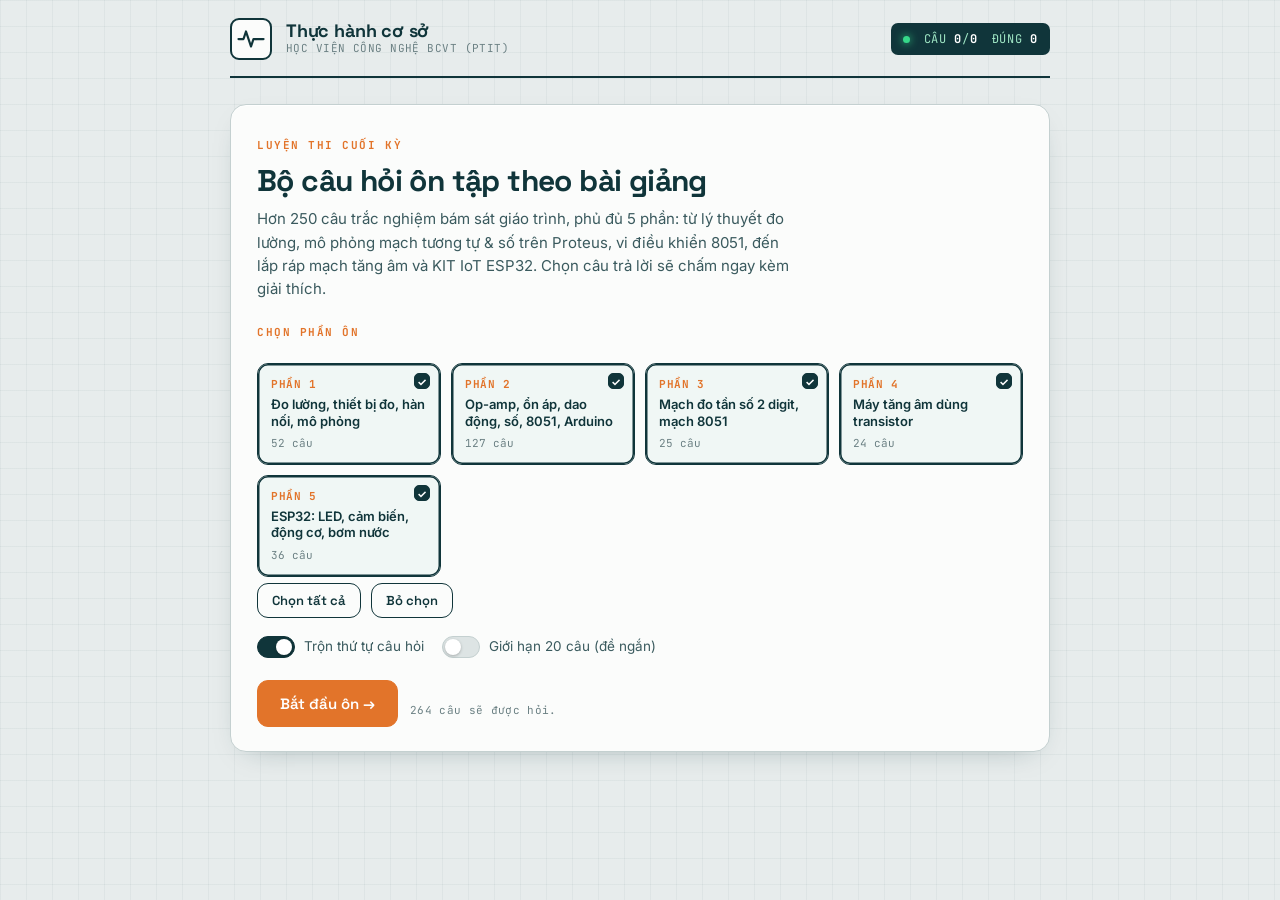
<file: On-thi-THCS-PTIT.html>
<!DOCTYPE html>
<html lang="vi">

<head>
  <meta charset="UTF-8">
  <meta name="viewport" content="width=device-width, initial-scale=1.0">
  <title>Ôn thi Thực hành cơ sở — PTIT</title>
  <link rel="preconnect" href="https://fonts.googleapis.com">
  <link rel="preconnect" href="https://fonts.gstatic.com" crossorigin>
  <link
    href="https://fonts.googleapis.com/css2?family=Space+Grotesk:wght@500;600;700&family=Inter:wght@400;500;600&family=JetBrains+Mono:wght@500;700&display=swap&subset=vietnamese,latin,latin-ext"
    rel="stylesheet">
  <style>
    :root {
      --paper: #E7ECEC;
      --paper-2: #dde4e4;
      --ink: #10353A;
      --ink-soft: #3a5a5e;
      --muted: #6c8184;
      --surface: #fbfcfb;
      --line: #c4d0d0;
      --amber: #E2742A;
      --amber-soft: #fbe9da;
      --ok: #138a55;
      --ok-soft: #dbf1e6;
      --bad: #c93f43;
      --bad-soft: #fadddd;
      --shadow: 0 1px 0 #ffffff inset, 0 10px 30px -18px rgba(16, 53, 58, .4);
    }

    * {
      box-sizing: border-box;
      margin: 0;
      padding: 0
    }

    html,
    body {
      height: 100%
    }

    body {
      font-family: 'Inter', system-ui, sans-serif;
      color: var(--ink);
      background: var(--paper);
      background-image:
        linear-gradient(rgba(16, 53, 58, .045) 1px, transparent 1px),
        linear-gradient(90deg, rgba(16, 53, 58, .045) 1px, transparent 1px);
      background-size: 26px 26px;
      -webkit-font-smoothing: antialiased;
      line-height: 1.55;
      padding: 0 18px 60px;
    }

    .wrap {
      max-width: 820px;
      margin: 0 auto
    }

    /* ---------- top bar ---------- */
    .bar {
      display: flex;
      align-items: center;
      gap: 14px;
      padding: 18px 0 16px;
      border-bottom: 2px solid var(--ink);
      margin-bottom: 26px;
      flex-wrap: wrap;
    }

    .logo {
      width: 42px;
      height: 42px;
      flex: none;
      border: 2px solid var(--ink);
      border-radius: 9px;
      display: grid;
      place-items: center;
      background: var(--surface);
      position: relative;
      overflow: hidden;
    }

    .logo svg {
      width: 30px;
      height: 30px
    }

    .brand h1 {
      font-family: 'Space Grotesk', sans-serif;
      font-size: 18px;
      letter-spacing: -.01em;
      line-height: 1.1
    }

    .brand p {
      font-family: 'JetBrains Mono', monospace;
      font-size: 11px;
      color: var(--muted);
      letter-spacing: .04em;
      text-transform: uppercase
    }

    .readout {
      margin-left: auto;
      font-family: 'JetBrains Mono', monospace;
      font-size: 12px;
      background: var(--ink);
      color: #9fe6c4;
      padding: 7px 12px;
      border-radius: 7px;
      letter-spacing: .06em;
      display: flex;
      gap: 14px;
      align-items: center;
    }

    .readout b {
      color: #fff;
      font-weight: 700
    }

    .readout .dot {
      width: 7px;
      height: 7px;
      border-radius: 50%;
      background: #36d98a;
      box-shadow: 0 0 8px #36d98a
    }

    /* ---------- panel ---------- */
    .panel {
      background: var(--surface);
      border: 1.5px solid var(--line);
      border-radius: 16px;
      box-shadow: var(--shadow);
      padding: 26px 26px 24px;
    }

    .eyebrow {
      font-family: 'JetBrains Mono', monospace;
      font-size: 11px;
      letter-spacing: .14em;
      text-transform: uppercase;
      color: var(--amber);
      font-weight: 700
    }

    /* ---------- start screen ---------- */
    .hero h2 {
      font-family: 'Space Grotesk', sans-serif;
      font-size: 30px;
      line-height: 1.12;
      letter-spacing: -.02em;
      margin: 8px 0 10px
    }

    .hero p.lead {
      color: var(--ink-soft);
      font-size: 15px;
      max-width: 60ch
    }

    .parts {
      display: grid;
      grid-template-columns: repeat(auto-fit, minmax(150px, 1fr));
      gap: 10px;
      margin: 22px 0 6px
    }

    .pchip {
      border: 1.5px solid var(--line);
      border-radius: 11px;
      padding: 12px 13px;
      cursor: pointer;
      background: var(--surface);
      transition: .15s;
      position: relative;
      user-select: none;
    }

    .pchip:hover {
      border-color: var(--ink-soft)
    }

    .pchip.on {
      border-color: var(--ink);
      background: #f0f7f5;
      box-shadow: 0 0 0 1.5px var(--ink) inset
    }

    .pchip .pn {
      font-family: 'JetBrains Mono', monospace;
      font-size: 11px;
      color: var(--amber);
      font-weight: 700;
      letter-spacing: .05em
    }

    .pchip .pt {
      font-size: 13px;
      font-weight: 600;
      margin-top: 3px;
      line-height: 1.25
    }

    .pchip .pc {
      font-family: 'JetBrains Mono', monospace;
      font-size: 11px;
      color: var(--muted);
      margin-top: 6px
    }

    .pchip .tick {
      position: absolute;
      top: 9px;
      right: 10px;
      width: 16px;
      height: 16px;
      border-radius: 5px;
      border: 1.5px solid var(--line);
      display: grid;
      place-items: center
    }

    .pchip.on .tick {
      background: var(--ink);
      border-color: var(--ink)
    }

    .pchip.on .tick:after {
      content: "✓";
      color: #fff;
      font-size: 11px;
      font-weight: 700
    }

    .opts-row {
      display: flex;
      gap: 18px;
      flex-wrap: wrap;
      align-items: center;
      margin: 18px 0 4px
    }

    .toggle {
      display: flex;
      align-items: center;
      gap: 9px;
      cursor: pointer;
      font-size: 13.5px;
      color: var(--ink-soft);
      user-select: none
    }

    .sw {
      width: 38px;
      height: 22px;
      border-radius: 20px;
      background: var(--paper-2);
      border: 1.5px solid var(--line);
      position: relative;
      transition: .18s;
      flex: none
    }

    .sw:after {
      content: "";
      position: absolute;
      width: 16px;
      height: 16px;
      border-radius: 50%;
      background: #fff;
      top: 2px;
      left: 2px;
      transition: .18s;
      box-shadow: 0 1px 3px rgba(0, 0, 0, .25)
    }

    .toggle.on .sw {
      background: var(--ink);
      border-color: var(--ink)
    }

    .toggle.on .sw:after {
      left: 18px
    }

    .btn {
      font-family: 'Space Grotesk', sans-serif;
      font-weight: 600;
      font-size: 15px;
      cursor: pointer;
      border: 1.5px solid var(--ink);
      background: var(--ink);
      color: #fff;
      border-radius: 11px;
      padding: 13px 22px;
      transition: .15s;
      display: inline-flex;
      align-items: center;
      gap: 9px;
    }

    .btn:hover {
      background: #0a2a2e
    }

    .btn:disabled {
      opacity: .4;
      cursor: not-allowed
    }

    .btn.ghost {
      background: transparent;
      color: var(--ink)
    }

    .btn.ghost:hover {
      background: #eef4f3
    }

    .btn.amber {
      background: var(--amber);
      border-color: var(--amber)
    }

    .btn.amber:hover {
      background: #cc6520
    }

    .btn-row {
      display: flex;
      gap: 12px;
      flex-wrap: wrap;
      margin-top: 22px
    }

    /* ---------- quiz ---------- */
    .qhead {
      display: flex;
      align-items: center;
      gap: 12px;
      margin-bottom: 8px;
      flex-wrap: wrap
    }

    .tag {
      font-family: 'JetBrains Mono', monospace;
      font-size: 11px;
      font-weight: 700;
      letter-spacing: .05em;
      padding: 4px 9px;
      border-radius: 6px;
      background: var(--amber-soft);
      color: var(--amber)
    }

    .qnum {
      font-family: 'JetBrains Mono', monospace;
      font-size: 12px;
      color: var(--muted);
      letter-spacing: .05em
    }

    .prog {
      height: 6px;
      background: var(--paper-2);
      border-radius: 6px;
      overflow: hidden;
      margin: 0 0 22px;
      border: 1px solid var(--line)
    }

    .prog i {
      display: block;
      height: 100%;
      background: var(--amber);
      transition: width .35s ease
    }

    .qmeta {
      font-family: 'JetBrains Mono', monospace;
      font-size: 11px;
      letter-spacing: .02em;
      color: var(--muted);
      margin: 0 0 14px;
      display: flex;
      gap: 8px;
      align-items: center;
      flex-wrap: wrap
    }

    .qmeta .lvl {
      padding: 2px 8px;
      border-radius: 5px;
      font-weight: 700
    }

    .qmeta .lvl.de {
      background: var(--ok-soft);
      color: var(--ok)
    }

    .qmeta .lvl.tb {
      background: var(--amber-soft);
      color: var(--amber)
    }

    .qmeta .lvl.kho {
      background: var(--bad-soft);
      color: var(--bad)
    }

    .qmeta .sep {
      color: var(--line)
    }

    .qtext {
      font-family: 'Space Grotesk', sans-serif;
      font-size: 20px;
      line-height: 1.4;
      letter-spacing: -.01em;
      margin-bottom: 20px
    }

    .sch {
      width: 100%;
      max-width: 430px;
      height: auto;
      margin: 0 auto 20px;
      display: block;
      background: #f9fcfb;
      border: 1.5px solid var(--line);
      border-radius: 12px;
      padding: 12px 10px
    }

    .sch text {
      font-family: 'JetBrains Mono', monospace;
      font-size: 11px;
      fill: var(--ink-soft)
    }

    .sch .w {
      stroke: var(--ink);
      stroke-width: 2;
      fill: none;
      stroke-linecap: round;
      stroke-linejoin: round
    }

    .sch .probe {
      fill: var(--amber);
      stroke: none
    }

    .sch .pl {
      fill: var(--amber);
      font-weight: 700
    }

    .sch .nd {
      fill: var(--ink)
    }

    .code-box {
      font-family: 'JetBrains Mono', monospace;
      font-size: 13px;
      line-height: 1.55;
      background: #0f2e32;
      color: #cfe9df;
      border-radius: 10px;
      padding: 14px 16px;
      margin: 0 0 18px;
      overflow-x: auto;
      white-space: pre;
      border: 1.5px solid #0a2326;
    }

    .code-box .cm {
      color: #7fae9b
    }

    .code-box .hl {
      color: #ffcf9e;
      font-weight: 700
    }

    .opt.mono .otxt {
      font-family: 'JetBrains Mono', monospace;
      font-size: 13.5px;
      white-space: pre-wrap
    }

    .opt {
      display: flex;
      gap: 13px;
      align-items: flex-start;
      width: 100%;
      text-align: left;
      border: 1.5px solid var(--line);
      background: var(--surface);
      border-radius: 12px;
      padding: 14px 16px;
      margin-bottom: 11px;
      cursor: pointer;
      transition: .13s;
      font-size: 15px;
      color: var(--ink);
    }

    .opt:hover:not(:disabled) {
      border-color: var(--ink-soft);
      background: #f4f8f7
    }

    .opt:disabled {
      cursor: default
    }

    .opt .key {
      font-family: 'JetBrains Mono', monospace;
      font-weight: 700;
      font-size: 13px;
      flex: none;
      width: 26px;
      height: 26px;
      border-radius: 7px;
      border: 1.5px solid var(--line);
      display: grid;
      place-items: center;
      background: var(--surface);
      transition: .13s;
    }

    .opt .otxt {
      padding-top: 2px
    }

    .opt.correct {
      border-color: var(--ok);
      background: var(--ok-soft)
    }

    .opt.correct .key {
      background: var(--ok);
      border-color: var(--ok);
      color: #fff
    }

    .opt.wrong {
      border-color: var(--bad);
      background: var(--bad-soft)
    }

    .opt.wrong .key {
      background: var(--bad);
      border-color: var(--bad);
      color: #fff
    }

    .opt.dim {
      opacity: .6
    }

    .explain {
      border-left: 3px solid var(--amber);
      background: #fbf6f1;
      border-radius: 0 10px 10px 0;
      padding: 13px 16px;
      font-size: 14.5px;
      color: var(--ink-soft);
      margin: 4px 0 6px;
      animation: fade .25s ease;
    }

    .explain b {
      color: var(--ink);
      font-weight: 600
    }

    .verdict {
      font-family: 'JetBrains Mono', monospace;
      font-size: 12px;
      font-weight: 700;
      letter-spacing: .05em;
      margin-bottom: 6px;
      text-transform: uppercase
    }

    .verdict.ok {
      color: var(--ok)
    }

    .verdict.bad {
      color: var(--bad)
    }

    @keyframes fade {
      from {
        opacity: 0;
        transform: translateY(4px)
      }

      to {
        opacity: 1;
        transform: none
      }
    }

    .qfoot {
      display: flex;
      align-items: center;
      gap: 12px;
      margin-top: 18px;
      flex-wrap: wrap
    }

    .qfoot .sp {
      margin-left: auto;
      font-family: 'JetBrains Mono', monospace;
      font-size: 12px;
      color: var(--muted)
    }

    .hint {
      font-family: 'JetBrains Mono', monospace;
      font-size: 11px;
      color: var(--muted);
      margin-top: 14px;
      letter-spacing: .03em
    }

    /* ---------- result ---------- */
    .score-big {
      font-family: 'Space Grotesk', sans-serif;
      font-size: 54px;
      font-weight: 700;
      letter-spacing: -.03em;
      line-height: 1
    }

    .score-big span {
      font-size: 26px;
      color: var(--muted)
    }

    .bars {
      margin: 22px 0 4px;
      display: flex;
      flex-direction: column;
      gap: 12px
    }

    .brow {
      display: grid;
      grid-template-columns: 130px 1fr 64px;
      gap: 12px;
      align-items: center
    }

    .brow .bl {
      font-size: 13px;
      font-weight: 600
    }

    .brow .bt {
      height: 18px;
      background: var(--paper-2);
      border-radius: 5px;
      overflow: hidden;
      border: 1px solid var(--line)
    }

    .brow .bt i {
      display: block;
      height: 100%;
      background: var(--ink)
    }

    .brow .bv {
      font-family: 'JetBrains Mono', monospace;
      font-size: 12px;
      color: var(--muted);
      text-align: right
    }

    .divider {
      height: 1px;
      background: var(--line);
      margin: 22px 0
    }

    @media(max-width:560px) {
      .hero h2 {
        font-size: 24px
      }

      .qtext {
        font-size: 18px
      }

      .brow {
        grid-template-columns: 96px 1fr 54px
      }

      .readout {
        font-size: 11px;
        gap: 10px;
        padding: 6px 10px
      }
    }

    @media(prefers-reduced-motion:reduce) {
      * {
        animation: none !important;
        transition: none !important
      }
    }
  </style>
</head>

<body>
  <div class="wrap">
    <div class="bar">
      <div class="logo" aria-hidden="true">
        <svg viewBox="0 0 24 24" fill="none" stroke="#10353A" stroke-width="1.8" stroke-linecap="round"
          stroke-linejoin="round">
          <path d="M2 12h4l2-6 4 12 2-6h2" />
          <path d="M16 12h6" />
          <circle cx="19" cy="12" r="0" fill="#E2742A" stroke="#E2742A" />
        </svg>
      </div>
      <div class="brand">
        <h1>Thực hành cơ sở</h1>
        <p>Học viện Công nghệ BCVT (PTIT)</p>
      </div>
      <div class="readout" id="readout" hidden>
        <span class="dot"></span>
        <span>CÂU <b id="rqi">0</b>/<b id="rqt">0</b></span>
        <span>ĐÚNG <b id="rok">0</b></span>
      </div>
    </div>

    <!-- START -->
    <div class="panel hero" id="start">
      <span class="eyebrow">Luyện thi cuối kỳ</span>
      <h2>Bộ câu hỏi ôn tập theo bài giảng</h2>
      <p class="lead">Hơn 250 câu trắc nghiệm bám sát giáo trình, phủ đủ 5 phần: từ lý thuyết đo lường, mô phỏng mạch
        tương tự & số trên Proteus, vi điều khiển 8051, đến lắp ráp mạch tăng âm và KIT IoT ESP32. Chọn câu trả lời sẽ
        chấm ngay kèm giải thích.</p>

      <span class="eyebrow" style="display:block;margin:24px 0 2px">Chọn phần ôn</span>
      <div class="parts" id="parts"></div>
      <div style="display:flex;gap:10px;margin-top:6px">
        <button class="btn ghost" id="selAll" style="padding:8px 14px;font-size:13px">Chọn tất cả</button>
        <button class="btn ghost" id="selNone" style="padding:8px 14px;font-size:13px">Bỏ chọn</button>
      </div>

      <div class="opts-row">
        <div class="toggle on" id="tgShuffle">
          <div class="sw"></div><span>Trộn thứ tự câu hỏi</span>
        </div>
        <div class="toggle" id="tgLimit">
          <div class="sw"></div><span>Giới hạn 20 câu (đề ngắn)</span>
        </div>
      </div>

      <div class="btn-row">
        <button class="btn amber" id="startBtn">Bắt đầu ôn →</button>
        <span class="hint" id="startCount" style="align-self:center"></span>
      </div>
    </div>

    <!-- QUIZ -->
    <div class="panel" id="quiz" hidden>
      <div class="prog"><i id="bar" style="width:0%"></i></div>
      <div class="qhead">
        <span class="tag" id="qtag">PHẦN 1</span>
        <span class="qnum" id="qnum">Câu 1 / 20</span>
      </div>
      <div class="qmeta" id="qmeta"></div>
      <div class="qtext" id="qtext"></div>
      <div id="qmedia"></div>
      <div id="opts"></div>
      <div id="feedback"></div>
      <div class="qfoot">
        <button class="btn" id="nextBtn" disabled>Câu tiếp →</button>
        <button class="btn ghost" id="quitBtn">Kết thúc</button>
        <span class="sp" id="liveScore">0 đúng</span>
      </div>
      <div class="hint">Phím tắt: 1–4 hoặc A–D để chọn · Enter để sang câu tiếp</div>
    </div>

    <!-- RESULT -->
    <div class="panel" id="result" hidden>
      <span class="eyebrow">Kết quả</span>
      <div style="display:flex;align-items:flex-end;gap:16px;margin:8px 0 4px;flex-wrap:wrap">
        <div class="score-big"><span id="rPct">0%</span></div>
        <div style="font-family:'JetBrains Mono',monospace;font-size:13px;color:var(--muted);padding-bottom:8px"
          id="rLine">0/0 câu đúng</div>
      </div>
      <p class="lead" id="rMsg" style="color:var(--ink-soft)"></p>
      <div class="divider"></div>
      <span class="eyebrow">Theo từng phần</span>
      <div class="bars" id="bars"></div>
      <div class="btn-row">
        <button class="btn amber" id="reviewBtn">Xem lại câu sai</button>
        <button class="btn" id="retryBtn">Làm lại</button>
        <button class="btn ghost" id="homeBtn">Về đầu</button>
      </div>
    </div>
  </div>

  <script>
    /* ===================== QUESTION BANK ===================== */
    const PARTS = {
      1: { name: "Phần 1 · Lý thuyết bổ trợ", short: "Đo lường, thiết bị đo, hàn nối, mô phỏng" },
      2: { name: "Phần 2 · Mô phỏng trên máy tính", short: "Op-amp, ổn áp, dao động, số, 8051, Arduino" },
      3: { name: "Phần 3 · Lắp ráp breadboard", short: "Mạch đo tần số 2 digit, mạch 8051" },
      4: { name: "Phần 4 · Lắp ráp mạch in (PCB)", short: "Máy tăng âm dùng transistor" },
      5: { name: "Phần 5 · KIT Arduino / IoT", short: "ESP32: LED, cảm biến, động cơ, bơm nước" },
    };

    /* ===================== SCHEMATIC DIAGRAMS (SVG) ===================== */
    const gnd = (x, y) => `<line class="w" x1="${x}" y1="${y}" x2="${x}" y2="${y + 10}"/>
<line class="w" x1="${x - 9}" y1="${y + 10}" x2="${x + 9}" y2="${y + 10}"/>
<line class="w" x1="${x - 5}" y1="${y + 14}" x2="${x + 5}" y2="${y + 14}"/>
<line class="w" x1="${x - 2}" y1="${y + 18}" x2="${x + 2}" y2="${y + 18}"/>`;

    const DIAGRAMS = {
      INV: `<svg class="sch" viewBox="0 0 300 170" role="img">
<polygon class="w" points="148,46 148,124 214,85"/>
<text x="153" y="68">−</text><text x="153" y="112">+</text>
<line class="w" x1="20" y1="62" x2="55" y2="62"/>
<rect class="w" x="55" y="55" width="44" height="14"/><text x="58" y="50">R1 1k</text>
<line class="w" x1="99" y1="62" x2="122" y2="62"/><line class="w" x1="122" y1="62" x2="148" y2="62"/>
<circle cx="122" cy="62" r="2.6" class="nd"/>
<line class="w" x1="122" y1="62" x2="122" y2="30"/><line class="w" x1="122" y1="30" x2="152" y2="30"/>
<rect class="w" x="152" y="23" width="44" height="14"/><text x="152" y="18">R2 22k</text>
<line class="w" x1="196" y1="30" x2="244" y2="30"/><line class="w" x1="244" y1="30" x2="244" y2="85"/>
<line class="w" x1="148" y1="108" x2="122" y2="108"/><line class="w" x1="122" y1="108" x2="122" y2="128"/>
${gnd(122, 128)}
<line class="w" x1="214" y1="85" x2="270" y2="85"/><circle cx="244" cy="85" r="2.6" class="nd"/>
<circle cx="270" cy="85" r="3.6" class="probe"/><text x="248" y="78" class="pl">Vout</text>
<text x="6" y="58">Vin</text></svg>`,

      NONINV: `<svg class="sch" viewBox="0 0 300 170" role="img">
<polygon class="w" points="150,46 150,124 216,85"/>
<text x="155" y="68">−</text><text x="155" y="112">+</text>
<line class="w" x1="20" y1="108" x2="150" y2="108"/><text x="6" y="104">Vin</text>
<line class="w" x1="124" y1="62" x2="150" y2="62"/><circle cx="124" cy="62" r="2.6" class="nd"/>
<line class="w" x1="124" y1="62" x2="124" y2="78"/>
<rect class="w" x="117" y="78" width="14" height="34"/><text x="92" y="98">R1</text>
<line class="w" x1="124" y1="112" x2="124" y2="128"/>${gnd(124, 128)}
<line class="w" x1="124" y1="62" x2="124" y2="30"/><line class="w" x1="124" y1="30" x2="154" y2="30"/>
<rect class="w" x="154" y="23" width="44" height="14"/><text x="156" y="18">R2 (Rf)</text>
<line class="w" x1="198" y1="30" x2="246" y2="30"/><line class="w" x1="246" y1="30" x2="246" y2="85"/>
<line class="w" x1="216" y1="85" x2="272" y2="85"/><circle cx="246" cy="85" r="2.6" class="nd"/>
<circle cx="272" cy="85" r="3.6" class="probe"/><text x="250" y="78" class="pl">Vout</text></svg>`,

      COMP: `<svg class="sch" viewBox="0 0 300 170" role="img">
<polygon class="w" points="150,46 150,124 216,85"/>
<text x="155" y="68">−</text><text x="155" y="112">+</text>
<line class="w" x1="40" y1="108" x2="150" y2="108"/><text x="10" y="104">Vin</text>
<line class="w" x1="40" y1="62" x2="150" y2="62"/><text x="6" y="58">Vref</text>
<line class="w" x1="216" y1="85" x2="272" y2="85"/>
<circle cx="272" cy="85" r="3.6" class="probe"/><text x="250" y="78" class="pl">Vout</text>
<text x="58" y="150">(không có hồi tiếp âm)</text></svg>`,

      INTEG: `<svg class="sch" viewBox="0 0 300 170" role="img">
<polygon class="w" points="150,46 150,124 216,85"/>
<text x="155" y="68">−</text><text x="155" y="112">+</text>
<line class="w" x1="20" y1="62" x2="55" y2="62"/><rect class="w" x="55" y="55" width="44" height="14"/>
<text x="66" y="50">R</text><line class="w" x1="99" y1="62" x2="124" y2="62"/>
<line class="w" x1="124" y1="62" x2="150" y2="62"/><circle cx="124" cy="62" r="2.6" class="nd"/>
<line class="w" x1="124" y1="62" x2="124" y2="30"/><line class="w" x1="124" y1="30" x2="160" y2="30"/>
<line class="w" x1="172" y1="22" x2="172" y2="38"/><line class="w" x1="180" y1="22" x2="180" y2="38"/>
<text x="166" y="16">C</text>
<line class="w" x1="160" y1="30" x2="172" y2="30"/><line class="w" x1="180" y1="30" x2="246" y2="30"/>
<line class="w" x1="246" y1="30" x2="246" y2="85"/>
<line class="w" x1="150" y1="108" x2="124" y2="108"/><line class="w" x1="124" y1="108" x2="124" y2="128"/>${gnd(124, 128)}
<line class="w" x1="216" y1="85" x2="272" y2="85"/><circle cx="246" cy="85" r="2.6" class="nd"/>
<circle cx="272" cy="85" r="3.6" class="probe"/><text x="250" y="78" class="pl">Vout</text>
<text x="6" y="58">Vin</text></svg>`,

      ZENER: `<svg class="sch" viewBox="0 0 300 170" role="img">
<line class="w" x1="20" y1="45" x2="60" y2="45"/><text x="6" y="41">Vin</text>
<rect class="w" x="60" y="38" width="46" height="14"/><text x="64" y="33">Rs</text>
<line class="w" x1="106" y1="45" x2="170" y2="45"/><circle cx="170" cy="45" r="2.6" class="nd"/>
<line class="w" x1="170" y1="45" x2="170" y2="70"/>
<polygon class="w" points="160,92 180,92 170,74"/>
<line class="w" x1="156" y1="74" x2="184" y2="74"/>
<line class="w" x1="156" y1="74" x2="150" y2="68"/><line class="w" x1="184" y1="74" x2="190" y2="80"/>
<line class="w" x1="170" y1="92" x2="170" y2="112"/>${gnd(170, 112)}
<text x="190" y="88">Dz</text>
<line class="w" x1="170" y1="45" x2="232" y2="45"/><circle cx="232" cy="45" r="2.6" class="nd"/>
<line class="w" x1="232" y1="45" x2="232" y2="62"/>
<rect class="w" x="225" y="62" width="14" height="34"/><text x="244" y="84">RL</text>
<line class="w" x1="232" y1="96" x2="232" y2="112"/>${gnd(232, 112)}
<line class="w" x1="232" y1="45" x2="262" y2="45"/><circle cx="262" cy="45" r="3.6" class="probe"/>
<text x="238" y="38" class="pl">Vout</text></svg>`,

      REG7805: `<svg class="sch" viewBox="0 0 300 170" role="img">
<line class="w" x1="14" y1="50" x2="70" y2="50"/><text x="2" y="46">Vin</text>
<circle cx="70" cy="50" r="2.6" class="nd"/>
<rect class="w" x="110" y="40" width="70" height="40"/><text x="120" y="64">7805</text>
<text x="84" y="46">IN</text><text x="182" y="46">OUT</text>
<line class="w" x1="70" y1="50" x2="110" y2="50"/>
<line class="w" x1="70" y1="50" x2="70" y2="74"/>
<line class="w" x1="64" y1="74" x2="76" y2="74"/><line class="w" x1="64" y1="80" x2="76" y2="80"/>
<text x="44" y="100">Cin</text>
<line class="w" x1="70" y1="84" x2="70" y2="118"/>${gnd(70, 118)}
<line class="w" x1="145" y1="80" x2="145" y2="118"/>${gnd(145, 118)}<text x="150" y="100">GND</text>
<line class="w" x1="180" y1="50" x2="232" y2="50"/><circle cx="232" cy="50" r="2.6" class="nd"/>
<line class="w" x1="232" y1="50" x2="232" y2="74"/>
<line class="w" x1="226" y1="74" x2="238" y2="74"/><line class="w" x1="226" y1="80" x2="238" y2="80"/>
<text x="244" y="100">Cout</text>
<line class="w" x1="232" y1="84" x2="232" y2="118"/>${gnd(232, 118)}
<line class="w" x1="232" y1="50" x2="270" y2="50"/><circle cx="270" cy="50" r="3.6" class="probe"/>
<text x="246" y="42" class="pl">+5V</text></svg>`,

      BRIDGE: `<svg class="sch" viewBox="0 0 300 180" role="img">
<text x="6" y="60">AC</text><line class="w" x1="30" y1="65" x2="30" y2="115"/>
<line class="w" x1="22" y1="78" x2="22" y2="102"/>
<line class="w" x1="30" y1="72" x2="100" y2="72"/><line class="w" x1="30" y1="108" x2="100" y2="108"/>
<circle cx="100" cy="72" r="2.6" class="nd"/><circle cx="100" cy="108" r="2.6" class="nd"/>
<polygon class="w" points="112,64 124,64 118,52"/><line class="w" x1="111" y1="52" x2="125" y2="52"/>
<line class="w" x1="100" y1="72" x2="118" y2="72"/><line class="w" x1="118" y1="72" x2="118" y2="64"/>
<line class="w" x1="118" y1="52" x2="118" y2="40"/>
<polygon class="w" points="112,116 124,116 118,128"/><line class="w" x1="111" y1="116" x2="125" y2="116"/>
<line class="w" x1="100" y1="108" x2="118" y2="108"/><line class="w" x1="118" y1="108" x2="118" y2="116"/>
<line class="w" x1="118" y1="128" x2="118" y2="142"/>
<text x="56" y="94" class="pl">cầu 4 diode</text>
<line class="w" x1="118" y1="40" x2="220" y2="40"/><circle cx="118" cy="40" r="2.6" class="nd"/>
<line class="w" x1="118" y1="142" x2="220" y2="142"/><circle cx="118" cy="142" r="2.6" class="nd"/>
<line class="w" x1="180" y1="40" x2="180" y2="62"/>
<line class="w" x1="172" y1="62" x2="188" y2="62"/><line class="w" x1="172" y1="70" x2="188" y2="70"/>
<text x="192" y="60">C</text><line class="w" x1="180" y1="70" x2="180" y2="142"/><circle cx="180" cy="40" r="2.6" class="nd"/><circle cx="180" cy="142" r="2.6" class="nd"/>
<line class="w" x1="220" y1="40" x2="220" y2="142"/>
<rect class="w" x="213" y="78" width="14" height="30"/><text x="232" y="98">RL</text>
<line class="w" x1="220" y1="40" x2="250" y2="40"/><circle cx="250" cy="40" r="3.6" class="probe"/>
<text x="224" y="33" class="pl">+DC</text></svg>`,

      A555: `<svg class="sch" viewBox="0 0 300 175" role="img">
<rect class="w" x="110" y="55" width="80" height="70"/><text x="123" y="95">NE555</text>
<text x="92" y="44">VCC</text><text x="192" y="95">OUT</text>
<line class="w" x1="150" y1="20" x2="150" y2="40"/><text x="156" y="28">+VCC</text>
<line class="w" x1="150" y1="40" x2="150" y2="55"/><circle cx="150" cy="40" r="2.6" class="nd"/>
<line class="w" x1="150" y1="40" x2="80" y2="40"/><line class="w" x1="80" y1="40" x2="80" y2="56"/>
<rect class="w" x="73" y="56" width="14" height="26"/><text x="52" y="74">R1</text>
<line class="w" x1="80" y1="82" x2="80" y2="92"/><circle cx="80" cy="92" r="2.6" class="nd"/>
<line class="w" x1="80" y1="92" x2="110" y2="92"/>
<line class="w" x1="80" y1="92" x2="80" y2="100"/><rect class="w" x="73" y="100" width="14" height="26"/><text x="52" y="118">R2</text>
<line class="w" x1="80" y1="126" x2="80" y2="138"/><circle cx="80" cy="138" r="2.6" class="nd"/>
<line class="w" x1="80" y1="138" x2="110" y2="138"/><line class="w" x1="110" y1="138" x2="110" y2="120"/>
<line class="w" x1="80" y1="138" x2="80" y2="148"/>
<line class="w" x1="72" y1="148" x2="88" y2="148"/><line class="w" x1="72" y1="154" x2="88" y2="154"/><text x="52" y="156">C</text>
<line class="w" x1="80" y1="154" x2="80" y2="160"/>${gnd(80, 160)}
<line class="w" x1="190" y1="92" x2="250" y2="92"/><circle cx="250" cy="92" r="3.6" class="probe"/>
<text x="216" y="85" class="pl">Vout (3)</text></svg>`,

      CLIP: `<svg class="sch" viewBox="0 0 300 165" role="img">
<line class="w" x1="20" y1="55" x2="55" y2="55"/><text x="6" y="51">Vin</text>
<rect class="w" x="55" y="48" width="44" height="14"/><text x="68" y="43">R</text>
<line class="w" x1="99" y1="55" x2="175" y2="55"/><circle cx="160" cy="55" r="2.6" class="nd"/>
<line class="w" x1="160" y1="55" x2="160" y2="78"/>
<polygon class="w" points="150,78 170,78 160,96"/><line class="w" x1="150" y1="96" x2="170" y2="96"/>
<text x="174" y="90">D</text>
<line class="w" x1="160" y1="96" x2="160" y2="118"/>${gnd(160, 118)}
<line class="w" x1="175" y1="55" x2="250" y2="55"/><circle cx="250" cy="55" r="3.6" class="probe"/>
<text x="226" y="48" class="pl">Vout</text></svg>`,

      CE: `<svg class="sch" viewBox="0 0 300 195" role="img">
<line class="w" x1="40" y1="22" x2="262" y2="22"/><text x="226" y="16">+VCC</text>
<line class="w" x1="190" y1="22" x2="190" y2="40"/><rect class="w" x="183" y="40" width="14" height="30"/><text x="200" y="60">RC</text>
<line class="w" x1="190" y1="70" x2="190" y2="92"/><circle cx="190" cy="92" r="2.6" class="nd"/>
<line class="w" x1="100" y1="22" x2="100" y2="40"/><rect class="w" x="93" y="40" width="14" height="28"/><text x="78" y="36">R1</text>
<line class="w" x1="100" y1="68" x2="100" y2="92"/><circle cx="100" cy="92" r="2.6" class="nd"/>
<line class="w" x1="100" y1="92" x2="100" y2="108"/><rect class="w" x="93" y="108" width="14" height="28"/><text x="78" y="150">R2</text>
<line class="w" x1="100" y1="136" x2="100" y2="160"/>${gnd(100, 160)}
<circle class="w" cx="150" cy="92" r="20"/>
<line class="w" x1="140" y1="80" x2="140" y2="104"/>
<line class="w" x1="100" y1="92" x2="140" y2="92"/>
<line class="w" x1="140" y1="86" x2="170" y2="68"/><line class="w" x1="170" y1="68" x2="170" y2="40"/><line class="w" x1="170" y1="40" x2="190" y2="40"/>
<line class="w" x1="140" y1="98" x2="166" y2="114"/>
<polygon class="nd" points="158,107 166,114 156,113"/>
<line class="w" x1="166" y1="114" x2="166" y2="148"/>
<text x="172" y="100">Q</text>
<circle cx="166" cy="148" r="2.6" class="nd"/>
<rect class="w" x="159" y="150" width="14" height="26"/><text x="176" y="168">RE</text>
<line class="w" x1="166" y1="176" x2="166" y2="182"/>${gnd(166, 182)}
<line class="w" x1="20" y1="92" x2="60" y2="92"/><line class="w" x1="60" y1="86" x2="60" y2="98"/><line class="w" x1="66" y1="86" x2="66" y2="98"/>
<line class="w" x1="66" y1="92" x2="100" y2="92"/><text x="28" y="86">Vin</text><text x="54" y="112">Cin</text>
<line class="w" x1="190" y1="92" x2="220" y2="92"/><line class="w" x1="220" y1="86" x2="220" y2="98"/><line class="w" x1="226" y1="86" x2="226" y2="98"/>
<line class="w" x1="226" y1="92" x2="262" y2="92"/><circle cx="262" cy="92" r="3.6" class="probe"/><text x="236" y="86" class="pl">Vout</text>
</svg>`,

      DIFF: `<svg class="sch" viewBox="0 0 300 195" role="img">
<line class="w" x1="40" y1="22" x2="260" y2="22"/><text x="226" y="16">+VCC</text>
<line class="w" x1="95" y1="22" x2="95" y2="40"/><rect class="w" x="88" y="40" width="14" height="26"/><text x="64" y="58">RC1</text>
<line class="w" x1="95" y1="66" x2="95" y2="95"/><circle cx="95" cy="78" r="2.6" class="probe"/><text x="68" y="78" class="pl">Vo1</text>
<line class="w" x1="205" y1="22" x2="205" y2="40"/><rect class="w" x="198" y="40" width="14" height="26"/><text x="216" y="58">RC2</text>
<line class="w" x1="205" y1="66" x2="205" y2="95"/><circle cx="205" cy="78" r="2.6" class="probe"/><text x="210" y="78" class="pl">Vo2</text>
<circle class="w" cx="120" cy="102" r="16"/><circle class="w" cx="180" cy="102" r="16"/>
<line class="w" x1="112" y1="94" x2="112" y2="110"/><line class="w" x1="188" y1="94" x2="188" y2="110"/>
<line class="w" x1="95" y1="95" x2="112" y2="95"/><line class="w" x1="112" y1="95" x2="112" y2="98"/>
<line class="w" x1="205" y1="95" x2="188" y2="95"/><line class="w" x1="188" y1="95" x2="188" y2="98"/>
<line class="w" x1="60" y1="102" x2="112" y2="102"/><text x="36" y="106">V1</text>
<line class="w" x1="188" y1="102" x2="240" y2="102"/><text x="244" y="106">V2</text>
<line class="w" x1="112" y1="108" x2="124" y2="120"/><line class="w" x1="188" y1="108" x2="176" y2="120"/>
<line class="w" x1="124" y1="120" x2="176" y2="120"/><circle cx="150" cy="120" r="2.6" class="nd"/>
<line class="w" x1="150" y1="120" x2="150" y2="136"/><rect class="w" x="143" y="136" width="14" height="26"/><text x="160" y="154">RE</text>
<line class="w" x1="150" y1="162" x2="150" y2="172"/><text x="132" y="188">−VEE</text>
<line class="w" x1="124" y1="172" x2="176" y2="172"/></svg>`,

      DIVIDER: `<svg class="sch" viewBox="0 0 240 175" role="img">
<line class="w" x1="120" y1="18" x2="120" y2="38"/><text x="100" y="14">+12V</text>
<rect class="w" x="113" y="38" width="14" height="32"/><text x="132" y="58">R1 2k</text>
<line class="w" x1="120" y1="70" x2="120" y2="86"/><circle cx="120" cy="86" r="2.6" class="nd"/>
<line class="w" x1="120" y1="86" x2="165" y2="86"/><circle cx="165" cy="86" r="3.6" class="probe"/><text x="144" y="80" class="pl">Vout</text>
<line class="w" x1="120" y1="86" x2="120" y2="102"/>
<rect class="w" x="113" y="102" width="14" height="32"/><text x="132" y="122">R2 1k</text>
<line class="w" x1="120" y1="134" x2="120" y2="150"/>${gnd(120, 150)}</svg>`,

      SUM: `<svg class="sch" viewBox="0 0 300 175" role="img">
<polygon class="w" points="150,50 150,128 216,89"/>
<text x="155" y="72">−</text><text x="155" y="116">+</text>
<line class="w" x1="18" y1="56" x2="50" y2="56"/><rect class="w" x="50" y="49" width="38" height="14"/><text x="54" y="45">R1</text>
<line class="w" x1="88" y1="56" x2="124" y2="56"/><text x="4" y="52">V1</text>
<line class="w" x1="18" y1="80" x2="50" y2="80"/><rect class="w" x="50" y="73" width="38" height="14"/><text x="54" y="100">R2</text>
<line class="w" x1="88" y1="80" x2="124" y2="80"/><text x="4" y="76">V2</text>
<line class="w" x1="124" y1="56" x2="124" y2="80"/><line class="w" x1="124" y1="66" x2="150" y2="66"/><circle cx="124" cy="66" r="2.6" class="nd"/>
<line class="w" x1="124" y1="66" x2="124" y2="36"/><line class="w" x1="124" y1="36" x2="156" y2="36"/>
<rect class="w" x="156" y="29" width="42" height="14"/><text x="160" y="24">Rf</text>
<line class="w" x1="198" y1="36" x2="248" y2="36"/><line class="w" x1="248" y1="36" x2="248" y2="89"/>
<line class="w" x1="150" y1="112" x2="124" y2="112"/><line class="w" x1="124" y1="112" x2="124" y2="130"/>${gnd(124, 130)}
<line class="w" x1="216" y1="89" x2="272" y2="89"/><circle cx="248" cy="89" r="2.6" class="nd"/>
<circle cx="272" cy="89" r="3.6" class="probe"/><text x="250" y="82" class="pl">Vout</text></svg>`,

      SUM3: `<svg class="sch" viewBox="0 0 300 190" role="img">
<polygon class="w" points="178,58 178,132 240,95"/>
<text x="183" y="80">−</text><text x="183" y="124">+</text>
<line class="w" x1="16" y1="45" x2="55" y2="45"/><rect class="w" x="55" y="38" width="36" height="14"/><text x="58" y="34">R1 5k</text>
<line class="w" x1="91" y1="45" x2="148" y2="45"/><text x="2" y="41">2V</text>
<line class="w" x1="16" y1="80" x2="55" y2="80"/><rect class="w" x="55" y="73" width="36" height="14"/><text x="58" y="69">R3 5k</text>
<line class="w" x1="91" y1="80" x2="148" y2="80"/><text x="2" y="76">4V</text>
<line class="w" x1="16" y1="115" x2="55" y2="115"/><rect class="w" x="55" y="108" width="36" height="14"/><text x="58" y="104">R4 5k</text>
<line class="w" x1="91" y1="115" x2="148" y2="115"/><text x="2" y="111">6V</text>
<line class="w" x1="148" y1="45" x2="148" y2="115"/><circle cx="148" cy="80" r="2.6" class="nd"/>
<line class="w" x1="148" y1="80" x2="178" y2="80"/>
<line class="w" x1="148" y1="45" x2="148" y2="32"/><line class="w" x1="148" y1="32" x2="166" y2="32"/>
<rect class="w" x="166" y="25" width="42" height="14"/><text x="170" y="20">Rht 5k</text>
<line class="w" x1="208" y1="32" x2="252" y2="32"/><line class="w" x1="252" y1="32" x2="252" y2="95"/>
<line class="w" x1="178" y1="118" x2="150" y2="118"/><line class="w" x1="150" y1="118" x2="150" y2="140"/>${gnd(150, 140)}
<line class="w" x1="240" y1="95" x2="288" y2="95"/><circle cx="252" cy="95" r="2.6" class="nd"/>
<circle cx="288" cy="95" r="3.6" class="probe"/><text x="262" y="88" class="pl">Vout</text></svg>`,

      SUB: `<svg class="sch" viewBox="0 0 300 175" role="img">
<polygon class="w" points="150,46 150,124 216,85"/>
<text x="155" y="68">−</text><text x="155" y="112">+</text>
<line class="w" x1="18" y1="62" x2="50" y2="62"/><rect class="w" x="50" y="55" width="38" height="14"/><text x="54" y="51">R1</text>
<line class="w" x1="88" y1="62" x2="124" y2="62"/><circle cx="124" cy="62" r="2.6" class="nd"/><line class="w" x1="124" y1="62" x2="150" y2="62"/>
<text x="4" y="58">V1</text>
<line class="w" x1="124" y1="62" x2="124" y2="34"/><line class="w" x1="124" y1="34" x2="156" y2="34"/>
<rect class="w" x="156" y="27" width="42" height="14"/><text x="160" y="22">Rf</text>
<line class="w" x1="198" y1="34" x2="246" y2="34"/><line class="w" x1="246" y1="34" x2="246" y2="85"/>
<line class="w" x1="18" y1="108" x2="50" y2="108"/><rect class="w" x="50" y="101" width="38" height="14"/><text x="54" y="98">R2</text>
<line class="w" x1="88" y1="108" x2="124" y2="108"/><circle cx="124" cy="108" r="2.6" class="nd"/><line class="w" x1="124" y1="108" x2="150" y2="108"/>
<text x="4" y="104">V2</text>
<line class="w" x1="124" y1="108" x2="124" y2="126"/><rect class="w" x="117" y="126" width="14" height="22"/><text x="98" y="142">R3</text>
<line class="w" x1="124" y1="148" x2="124" y2="156"/>${gnd(124, 156)}
<line class="w" x1="216" y1="85" x2="272" y2="85"/><circle cx="246" cy="85" r="2.6" class="nd"/>
<circle cx="272" cy="85" r="3.6" class="probe"/><text x="250" y="78" class="pl">Vout</text></svg>`,

      DIFFR: `<svg class="sch" viewBox="0 0 300 170" role="img">
<polygon class="w" points="150,46 150,124 216,85"/>
<text x="155" y="68">−</text><text x="155" y="112">+</text>
<line class="w" x1="20" y1="62" x2="56" y2="62"/><line class="w" x1="56" y1="55" x2="56" y2="69"/><line class="w" x1="64" y1="55" x2="64" y2="69"/><text x="52" y="48">C</text>
<line class="w" x1="64" y1="62" x2="124" y2="62"/><circle cx="124" cy="62" r="2.6" class="nd"/><line class="w" x1="124" y1="62" x2="150" y2="62"/>
<line class="w" x1="124" y1="62" x2="124" y2="30"/><line class="w" x1="124" y1="30" x2="156" y2="30"/>
<rect class="w" x="156" y="23" width="42" height="14"/><text x="166" y="18">R</text>
<line class="w" x1="198" y1="30" x2="246" y2="30"/><line class="w" x1="246" y1="30" x2="246" y2="85"/>
<line class="w" x1="150" y1="108" x2="124" y2="108"/><line class="w" x1="124" y1="108" x2="124" y2="128"/>${gnd(124, 128)}
<line class="w" x1="216" y1="85" x2="272" y2="85"/><circle cx="246" cy="85" r="2.6" class="nd"/>
<circle cx="272" cy="85" r="3.6" class="probe"/><text x="250" y="78" class="pl">Vout</text>
<text x="6" y="58">Vin</text></svg>`,

      HALFW: `<svg class="sch" viewBox="0 0 300 160" role="img">
<text x="6" y="55">AC</text><line class="w" x1="30" y1="55" x2="30" y2="105"/><line class="w" x1="22" y1="68" x2="22" y2="92"/>
<line class="w" x1="30" y1="60" x2="80" y2="60"/>
<polygon class="w" points="80,52 80,68 98,60"/><line class="w" x1="98" y1="52" x2="98" y2="68"/><text x="82" y="46">D</text>
<line class="w" x1="98" y1="60" x2="170" y2="60"/><circle cx="170" cy="60" r="2.6" class="nd"/>
<line class="w" x1="170" y1="60" x2="170" y2="76"/><rect class="w" x="163" y="76" width="14" height="34"/><text x="180" y="98">RL</text>
<line class="w" x1="170" y1="110" x2="170" y2="120"/><line class="w" x1="30" y1="105" x2="170" y2="105"/>
<line class="w" x1="170" y1="105" x2="170" y2="110"/>
<line class="w" x1="170" y1="60" x2="220" y2="60"/><circle cx="220" cy="60" r="3.6" class="probe"/><text x="196" y="53" class="pl">Vout</text></svg>`,

      CC: `<svg class="sch" viewBox="0 0 300 185" role="img">
<line class="w" x1="40" y1="22" x2="262" y2="22"/><text x="226" y="16">+VCC</text>
<line class="w" x1="150" y1="22" x2="150" y2="60"/>
<line class="w" x1="100" y1="22" x2="100" y2="40"/><rect class="w" x="93" y="40" width="14" height="26"/><text x="78" y="36">RB</text>
<line class="w" x1="100" y1="66" x2="100" y2="86"/><circle cx="100" cy="86" r="2.6" class="nd"/>
<circle class="w" cx="150" cy="86" r="20"/>
<line class="w" x1="140" y1="74" x2="140" y2="98"/>
<line class="w" x1="100" y1="86" x2="140" y2="86"/>
<line class="w" x1="140" y1="80" x2="160" y2="66"/><line class="w" x1="160" y1="66" x2="160" y2="60"/><line class="w" x1="150" y1="60" x2="160" y2="60"/>
<line class="w" x1="140" y1="92" x2="166" y2="108"/><polygon class="nd" points="158,101 166,108 156,107"/>
<line class="w" x1="166" y1="108" x2="166" y2="130"/><text x="172" y="94">Q</text>
<circle cx="166" cy="120" r="2.6" class="nd"/>
<line class="w" x1="166" y1="130" x2="166" y2="138"/><rect class="w" x="159" y="138" width="14" height="26"/><text x="176" y="156">RE</text>
<line class="w" x1="166" y1="164" x2="166" y2="172"/>${gnd(166, 172)}
<line class="w" x1="20" y1="86" x2="60" y2="86"/><line class="w" x1="60" y1="80" x2="60" y2="92"/><line class="w" x1="66" y1="80" x2="66" y2="92"/>
<line class="w" x1="66" y1="86" x2="100" y2="86"/><text x="28" y="80">Vin</text>
<line class="w" x1="166" y1="120" x2="200" y2="120"/><line class="w" x1="200" y1="114" x2="200" y2="126"/><line class="w" x1="206" y1="114" x2="206" y2="126"/>
<line class="w" x1="206" y1="120" x2="262" y2="120"/><circle cx="262" cy="120" r="3.6" class="probe"/><text x="236" y="114" class="pl">Vout</text></svg>`,

      MULTI: `<svg class="sch" viewBox="0 0 300 195" role="img">
<line class="w" x1="30" y1="20" x2="270" y2="20"/><text x="226" y="14">+VCC</text>
<line class="w" x1="70" y1="20" x2="70" y2="36"/><rect class="w" x="63" y="36" width="14" height="24"/><text x="40" y="52">RC1</text>
<line class="w" x1="70" y1="60" x2="70" y2="92"/><circle cx="70" cy="78" r="2.6" class="probe"/><text x="44" y="78" class="pl">Q1c</text>
<line class="w" x1="120" y1="20" x2="120" y2="36"/><rect class="w" x="113" y="36" width="14" height="24"/><text x="128" y="52">RB1</text>
<line class="w" x1="120" y1="60" x2="120" y2="92"/>
<line class="w" x1="180" y1="20" x2="180" y2="36"/><rect class="w" x="173" y="36" width="14" height="24"/><text x="188" y="52">RB2</text>
<line class="w" x1="180" y1="60" x2="180" y2="92"/>
<line class="w" x1="230" y1="20" x2="230" y2="36"/><rect class="w" x="223" y="36" width="14" height="24"/><text x="238" y="52">RC2</text>
<line class="w" x1="230" y1="60" x2="230" y2="92"/><circle cx="230" cy="78" r="2.6" class="probe"/><text x="236" y="78" class="pl">Q2c</text>
<circle class="w" cx="100" cy="105" r="15"/><circle class="w" cx="200" cy="105" r="15"/>
<text x="84" y="128">Q1</text><text x="206" y="128">Q2</text>
<line class="w" x1="93" y1="98" x2="93" y2="112"/><line class="w" x1="207" y1="98" x2="207" y2="112"/>
<line class="w" x1="70" y1="92" x2="100" y2="92"/><line class="w" x1="100" y1="92" x2="100" y2="98"/>
<line class="w" x1="230" y1="92" x2="200" y2="92"/><line class="w" x1="200" y1="92" x2="200" y2="98"/>
<line class="w" x1="120" y1="92" x2="120" y2="105"/><line class="w" x1="120" y1="105" x2="93" y2="105"/>
<line class="w" x1="180" y1="92" x2="180" y2="105"/><line class="w" x1="180" y1="105" x2="207" y2="105"/>
<line class="w" x1="93" y1="100" x2="86" y2="115"/><line class="w" x1="207" y1="100" x2="214" y2="115"/>
<line class="w" x1="86" y1="115" x2="100" y2="115"/><line class="w" x1="200" y1="115" x2="214" y2="115"/>
<line class="w" x1="100" y1="120" x2="100" y2="160"/><line class="w" x1="200" y1="120" x2="200" y2="160"/>
<line class="w" x1="100" y1="160" x2="200" y2="160"/><line class="w" x1="150" y1="160" x2="150" y2="172"/>${gnd(150, 172)}
<text x="50" y="92"> </text></svg>`,
    };

    const Q = [
      /* ---------- PHẦN 1 ---------- */
      { p: 1, q: "Đại lượng nào cho biết mức độ gần đúng giữa giá trị đo được và giá trị đúng của đại lượng cần đo?", o: ["Độ chính xác (accuracy)", "Độ rõ (precision)", "Độ phân giải (resolution)", "Độ nhạy (sensitivity)"], a: 0, e: "Độ chính xác đo độ gần với giá trị đúng. Độ rõ chỉ phản ánh khả năng lặp lại (các lần đo giống nhau), không bảo đảm đúng." },
      { p: 1, q: "Vôn kế đặt thang 100V, độ chính xác ±4% theo độ lệch toàn thang (FSD), số đọc là 25V. Khoảng sai số tuyệt đối của phép đo là?", o: ["±1V", "±4V", "±10V", "±0,25V"], a: 1, e: "Sai số tính theo % của toàn thang: 4% × 100V = ±4V → giá trị thực nằm trong 21–29V. Đây chính là lý do nên đo gần cuối thang." },
      { p: 1, q: "Vì sao nên thực hiện phép đo ở giá trị càng gần cuối thang đo càng tốt?", o: ["Để kim quay nhanh hơn", "Để giảm sai số tương đối của phép đo", "Để tăng tuổi thọ đồng hồ", "Để tránh nhiễu điện từ"], a: 1, e: "Sai số được tính theo % của toàn thang (FSD). Đo ở đầu thang khiến sai số tương đối so với số đọc rất lớn (ví dụ ±4% FSD = ±16% khi đọc 25V)." },
      { p: 1, q: "Độ phân giải (resolution) của một thiết bị đo là gì?", o: ["Giá trị lớn nhất đo được", "Thay đổi nhỏ nhất của đại lượng đo mà thiết bị đáp ứng được", "Sai số trung bình của phép đo", "Tốc độ lấy mẫu của thiết bị"], a: 1, e: "Độ phân giải là vạch chia nhỏ nhất mà thiết bị phân biệt được. Đồng hồ kim 100 vạch ở thang 1mA có độ phân giải 10µA; đồng hồ số là 1 chữ số." },
      { p: 1, q: "Độ nhạy của một vôn kế thường được biểu diễn theo đơn vị nào?", o: ["V/Hz", "Ω/V", "A/V", "dB/octave"], a: 1, e: "Độ nhạy vôn kế cho theo Ω/V. Vôn kế FSD 50µA có 20kΩ/V, loại FSD 100µA có 10kΩ/V → loại 20kΩ/V nhạy hơn." },
      { p: 1, q: "Trong hai vôn kế sau, loại nào nhạy hơn (ít ảnh hưởng quá tải hơn)?", o: ["10kΩ/V", "20kΩ/V", "Cả hai như nhau", "Không xác định được"], a: 1, e: "Độ nhạy càng cao (Ω/V lớn) thì trở kháng vào càng lớn → rẽ dòng từ mạch ít hơn → sai số quá tải nhỏ hơn." },
      { p: 1, q: "Sai số do thị sai (đọc nhầm khi kim nằm giữa hai vạch chia) thuộc loại sai số nào?", o: ["Sai số ngẫu nhiên", "Sai số hệ thống do môi trường", "Sai số thô (do người đọc)", "Sai số lượng tử hóa"], a: 2, e: "Sai số do đọc/thị sai là sai số thô. Đồng hồ số hiển thị bằng chữ số nên không có loại sai số này." },
      { p: 1, q: "Loại sai số 'có cùng dạng, lặp lại và không đổi' được gọi là?", o: ["Sai số ngẫu nhiên", "Sai số hệ thống", "Sai số thô", "Sai số tuyệt đối"], a: 1, e: "Sai số hệ thống ổn định, có quy luật (do thiết bị đo hoặc do môi trường đo). Sai số ngẫu nhiên thì thay đổi không quy luật." },
      { p: 1, q: "Cách nào giúp giảm sai số ngẫu nhiên trong phép đo?", o: ["Hiệu chuẩn lại thiết bị", "Tăng số lần đo rồi lấy giá trị trung bình", "Đổi sang thang đo cao hơn", "Dùng que đo tốt hơn"], a: 1, e: "Sai số ngẫu nhiên không khử được bằng hiệu chuẩn; chỉ giảm bằng cách đo nhiều lần và lấy trung bình (suy luận thống kê)." },
      { p: 1, q: "Nếu điện trở R có sai số ±10% và dòng I có sai số ±5%, thì công suất P = I²R có sai số giới hạn khoảng?", o: ["±10%", "±15%", "±20%", "±25%"], a: 2, e: "Sai số giới hạn cộng dồn: I² đóng góp 5%+5%, cộng R 10% → 5+5+10 = ±20%." },
      { p: 1, q: "Ưu điểm nổi bật của đồng hồ vạn năng SỐ so với loại chỉ thị kim là?", o: ["Quan sát phóng/nạp tụ tốt hơn", "Trở kháng vào rất cao (~10MΩ) nên ít sai số quá tải", "Đáp ứng nhanh với linh kiện bán dẫn", "Giá thành rẻ hơn"], a: 1, e: "Đồng hồ số có trở kháng vào ~10MΩ, gần như không đổi theo thang đo, nên sai số quá tải không đáng kể. Quan sát tụ/đáp ứng nhanh lại là ưu điểm của đồng hồ kim." },
      { p: 1, q: "Khi đo dòng điện, đồng hồ phải được mắc như thế nào với mạch?", o: ["Song song với tải", "Nối tiếp với mạch", "Song song với nguồn", "Tùy ý"], a: 1, e: "Đo dòng → mắc nối tiếp (dòng chạy qua đồng hồ). Đo áp → mắc song song. Để nhầm sẽ gây sai hoặc hỏng đồng hồ." },
      { p: 1, q: "Điều gì xảy ra nếu đặt nhầm đồng hồ ở thang đo dòng điện rồi đi đo điện áp?", o: ["Không sao, chỉ sai số", "Đồng hồ có thể bị hỏng", "Tự động chuyển thang", "Báo giá trị âm"], a: 1, e: "Thang đo dòng có trở kháng rất nhỏ; mắc vào nguồn áp sẽ tạo dòng lớn làm hỏng đồng hồ. Phải chọn đúng chức năng/đại lượng trước khi đo." },
      { p: 1, q: "Loại đồng hồ nào quan sát được sự phóng/nạp của tụ điện rõ hơn?", o: ["Đồng hồ số", "Đồng hồ chỉ thị kim (tương tự)", "Cả hai như nhau", "Không loại nào"], a: 1, e: "Đại lượng biến thiên chậm như nạp tụ được kim quan sát trực quan; đồng hồ số khó hiển thị quá trình thay đổi chậm này." },
      { p: 1, q: "Sóng nào của máy phát sóng chức năng thích hợp để kiểm tra độ tuyến tính của mạch khuếch đại?", o: ["Sóng sin", "Sóng vuông", "Sóng tam giác", "Sóng răng cưa"], a: 2, e: "Sóng tam giác có cạnh thẳng; nếu mạch phi tuyến, cạnh sẽ bị méo cong, dễ nhận ra trên máy hiện sóng." },
      { p: 1, q: "Sóng vuông từ máy phát sóng chức năng thường dùng để kiểm tra điều gì của mạch khuếch đại?", o: ["Hệ số khuếch đại một chiều", "Đáp ứng tần số thấp và cao", "Công suất ra", "Trở kháng vào"], a: 1, e: "Đỉnh xung bị nghiêng → đáp ứng tần thấp kém; cạnh lên/xuống chậm → đáp ứng tần cao kém. Sóng vuông giàu hài nên bộc lộ cả hai." },
      { p: 1, q: "Hai loại máy hiện sóng cơ bản là?", o: ["Một tia và hai tia", "Tương tự (CRO) và số (DSO)", "Analog và RF", "Để bàn và cầm tay"], a: 1, e: "CRO (ống tia âm cực) là loại tương tự; DSO là máy hiện sóng số có khả năng lưu trữ dạng sóng." },
      { p: 1, q: "Núm Time/div trên máy hiện sóng dùng để điều chỉnh gì?", o: ["Biên độ theo trục dọc", "Khoảng thời gian trên mỗi vạch chia (gốc thời gian)", "Độ sáng vệt sáng", "Mức kích khởi"], a: 1, e: "Time/div đặt tỉ lệ thời gian trục ngang; Volt/div đặt tỉ lệ biên độ trục dọc." },
      { p: 1, q: "Máy hiện sóng về cơ bản là thiết bị đo đại lượng nào theo thời gian?", o: ["Dòng điện", "Điện áp", "Công suất", "Điện trở"], a: 1, e: "Máy hiện sóng đo điện áp. Muốn đo dòng/điện trở phải biến đổi chúng thành điện áp (qua điện trở cố định, nguồn dòng…)." },
      { p: 1, q: "Mẫu hình Lissajous trên máy hiện sóng được dùng để?", o: ["Đo công suất", "So sánh tần số và pha giữa hai tín hiệu", "Hiệu chỉnh độ sáng", "Đo điện trở"], a: 1, e: "Đưa hai tín hiệu vào kênh X và Y, hình Lissajous cho biết tỉ số tần số và độ lệch pha giữa chúng." },
      { p: 1, q: "SPICE là gì?", o: ["Một loại vi điều khiển", "Phần mềm/thuật toán mô phỏng mạch điện tử", "Chuẩn giao tiếp nối tiếp", "Một họ IC ổn áp"], a: 1, e: "SPICE = Simulation Program with Integrated Circuit Emphasis — nền tảng mô phỏng mạch, cho phép phân tích DC, AC, quá độ…" },
      { p: 1, q: "Phần mềm mô phỏng và vẽ mạch được dùng xuyên suốt trong giáo trình này là?", o: ["Multisim", "Proteus", "Altium", "LTspice"], a: 1, e: "Giáo trình hướng dẫn mô phỏng trên Proteus Design Suite 8.x, gồm cả vẽ sơ đồ nguyên lý và mô phỏng đồ thị (Graph)." },
      { p: 1, q: "PCB là viết tắt của?", o: ["Power Control Board", "Printed Circuit Board (mạch in)", "Programmable Chip Block", "Passive Component Bus"], a: 1, e: "PCB = bo mạch in, nơi các đường dẫn đồng được in sẵn để hàn linh kiện." },
      { p: 1, q: "Đặc điểm của một mối hàn đạt yêu cầu là?", o: ["Thiếc xỉn màu, gồ ghề", "Bóng, ngấu thiếc, dạng hình nón đều", "Nhiều thiếc phủ kín chân", "Mối hàn to và lồi cao"], a: 1, e: "Mối hàn tốt thì bóng, ngấu đều, hình nón ôm chân linh kiện. Mối hàn khô/nguội (xỉn, gồ ghề) dễ gây tiếp xúc kém." },
      { p: 1, q: "Khi hàn, để mỏ hàn quá nóng hoặc giữ quá lâu sẽ?", o: ["Làm mối hàn đẹp hơn", "Làm hỏng linh kiện hoặc bong đường mạch in", "Tăng độ bám của thiếc", "Không ảnh hưởng gì"], a: 1, e: "Nhiệt quá mức làm chết linh kiện bán dẫn và làm bong/tróc lớp đồng của mạch in. Cần hàn dứt khoát, đủ nhiệt." },
      { p: 1, q: "Chức năng đo thông mạch của đồng hồ số: khi hai điểm thông nhau thì?", o: ["Hiển thị số lớn", "Đồng hồ phát ra tiếng kêu (beep)", "Báo giá trị âm", "Tắt màn hình"], a: 1, e: "Chế độ đo thông mạch dựa trên thang đo điện trở nhỏ; nếu thông mạch (điện trở ~0) đồng hồ kêu để báo nhanh." },
      { p: 1, q: "Khi đo điện áp một chiều bằng đồng hồ, que đỏ và que đen cắm vào đâu?", o: ["Đỏ vào COM, đen vào VΩmA", "Đỏ vào VΩmA (cực +), đen vào COM (cực −)", "Cả hai vào COM", "Tùy ý, không quan trọng"], a: 1, e: "Que đỏ cắm lỗ 'VΩmA' nối cực dương, que đen vào 'COM'. Đặt ngược que (với DC) đồng hồ sẽ báo giá trị âm." },
      { p: 1, q: "Ngưỡng độ nhạy của hệ thống đo ứng với tỉ số tín hiệu trên nhiễu (S/N) bằng?", o: ["10 (20 dB)", "1 (tức 0 dB)", "0,5", "100"], a: 1, e: "Ngưỡng độ nhạy là mức tín hiệu nhỏ nhất phát hiện được, ứng với S/N = 1 hay 0 dB; nhỏ hơn nữa thì tín hiệu chìm trong nhiễu." },
      { p: 1, q: "Nếu nhiễu có tần số CAO hơn phổ tần của tín hiệu cần đo, ta nên dùng bộ lọc nào để chặn nhiễu?", o: ["Lọc thông cao", "Lọc thông thấp", "Lọc thông dải", "Lọc chặn dải"], a: 1, e: "Nhiễu tần cao hơn tín hiệu → lọc thông thấp cho tín hiệu qua, chặn nhiễu. Ngược lại (nhiễu tần thấp) thì dùng lọc thông cao." },

      /* ---------- PHẦN 2: op-amp / ổn áp / hạn biên / dao động ---------- */
      { p: 2, q: "IC khuếch đại thuật toán (op-amp) được dùng trong các bài mô phỏng là loại nào?", o: ["LM358", "µA741", "TL072", "LM324"], a: 1, e: "Giáo trình dùng op-amp µA741 (nguồn nuôi ±15V) cho các mạch khuếch đại đảo, không đảo, cộng, trừ, so sánh…" },
      { p: 2, q: "Hệ số khuếch đại của mạch khuếch đại ĐẢO dùng op-amp lý tưởng là?", o: ["K = 1 + R2/R1", "K = −R2/R1", "K = R1/R2", "K = R1·R2"], a: 1, e: "Mạch đảo: K = −Rf/Rin = −R2/R1. Dấu trừ thể hiện tín hiệu ra ngược pha với vào." },
      { p: 2, q: "Mạch khuếch đại đảo có R1 = 1kΩ, R2 = 22kΩ thì hệ số khuếch đại bằng?", o: ["−22", "−0,045", "+23", "−21"], a: 0, e: "K = −R2/R1 = −22kΩ/1kΩ = −22 (khuếch đại 22 lần và đảo pha)." },
      { p: 2, q: "Trong mạch khuếch đại đảo, tín hiệu ra so với tín hiệu vào?", o: ["Đồng pha", "Ngược pha (lệch 180°)", "Lệch pha 90°", "Lệch pha 45°"], a: 1, e: "Tín hiệu đưa vào ngõ đảo (−), nên ngõ ra ngược pha 180° so với ngõ vào." },
      { p: 2, q: "Hệ số khuếch đại của mạch khuếch đại KHÔNG ĐẢO dùng op-amp là?", o: ["K = −R2/R1", "K = 1 + R2/R1", "K = R2/(R1+R2)", "K = R1/R2"], a: 1, e: "Mạch không đảo: K = 1 + Rf/R1, luôn ≥ 1 và tín hiệu ra đồng pha với vào." },
      { p: 2, q: "Tín hiệu vào 1V, hệ số khuếch đại đặt K = 20, op-amp µA741 nuôi ±15V. Biên độ ra LỚN NHẤT đo được thực tế là?", o: ["20V", "≈ 15V (bị bão hòa quanh mức nguồn nuôi)", "100V", "1V"], a: 1, e: "Về lý thuyết ra = 20V, nhưng ngõ ra op-amp không thể vượt nguồn nuôi nên bị bão hòa quanh ±13–15V. Đây là giới hạn do nguồn nuôi." },
      { p: 2, q: "Với op-amp có hồi tiếp âm lý tưởng, điện áp giữa hai đầu vào (+) và (−) gần bằng?", o: ["Bằng nguồn nuôi", "Bằng 0V (đất ảo)", "Bằng điện áp ra", "Không xác định"], a: 1, e: "Hồi tiếp âm giữ chênh lệch hai đầu vào ≈ 0V ('đất ảo'/short ảo). Cùng với trở kháng vào vô hạn, đây là 2 giả thiết nền để phân tích op-amp." },
      { p: 2, q: "Trở kháng vào và trở kháng ra của op-amp lý tưởng lần lượt là?", o: ["0 và vô cùng", "Vô cùng lớn và ≈ 0", "Bằng nhau", "Đều bằng 0"], a: 1, e: "Op-amp lý tưởng: trở kháng vào vô cùng lớn (không hút dòng vào), trở kháng ra ≈ 0 (giữ vững áp ra)." },
      { p: 2, q: "Mạch trừ điện áp dùng op-amp còn được gọi là mạch?", o: ["Khuếch đại đệm", "Khuếch đại vi sai", "Tích phân", "So sánh"], a: 1, e: "Mạch trừ khuếch đại hiệu hai điện áp đầu vào → đó là khuếch đại vi sai (differential)." },
      { p: 2, q: "Mạch so sánh (comparator) dùng op-amp hoạt động ở chế độ?", o: ["Có hồi tiếp âm, ra tuyến tính", "Vòng hở (không hồi tiếp âm), ra bão hòa ±Vsat", "Hồi tiếp dương 100%", "Chế độ tích phân"], a: 1, e: "Comparator chạy vòng hở; hệ số khuếch đại cực lớn khiến ngõ ra bão hòa về +Vsat hoặc −Vsat tùy đầu nào lớn hơn." },
      { p: 2, q: "Trong mạch TÍCH PHÂN dùng op-amp, phần tử hồi tiếp (nối ngõ ra về ngõ đảo) là?", o: ["Điện trở", "Tụ điện", "Cuộn cảm", "Diode"], a: 1, e: "Tích phân: R ở ngõ vào, C ở nhánh hồi tiếp → Vout = −(1/RC)∫Vin dt. Mạch vi phân thì ngược lại (C vào, R hồi tiếp)." },
      { p: 2, q: "Mạch trigger Schmitt có đặc điểm gì khác mạch so sánh thường?", o: ["Không có hồi tiếp", "Có trễ (hysteresis) với hai ngưỡng chuyển", "Khuếch đại tuyến tính", "Ra hình sin"], a: 1, e: "Trigger Schmitt dùng hồi tiếp dương tạo hai ngưỡng đóng/cắt khác nhau (trễ) → chống nhiễu, sửa dạng tín hiệu thành xung vuông gọn." },
      { p: 2, q: "Mạch chỉnh lưu cầu biến đổi điện áp xoay chiều thành một chiều dùng mấy diode?", o: ["1 diode", "2 diode", "4 diode", "6 diode"], a: 2, e: "Chỉnh lưu cầu dùng 4 diode, cho chỉnh lưu cả hai nửa chu kỳ (full-wave)." },
      { p: 2, q: "Tụ lọc mắc sau mạch chỉnh lưu có tác dụng chính là?", o: ["Tăng điện áp ra", "San phẳng điện áp, giảm độ gợn (ripple)", "Hạ tần số", "Bảo vệ quá dòng"], a: 1, e: "Tụ lọc nạp/xả làm điện áp một chiều bằng phẳng hơn, giảm thành phần gợn sóng còn lại sau chỉnh lưu." },
      { p: 2, q: "Trong mạch ổn áp dùng diode Zener, diode Zener được phân cực như thế nào?", o: ["Thuận", "Ngược (làm việc ở vùng đánh thủng Zener)", "Không phân cực", "Lúc thuận lúc ngược"], a: 1, e: "Zener làm việc ở vùng đánh thủng ngược, nơi điện áp trên nó gần như cố định (Vz) → giữ ổn định áp ra." },
      { p: 2, q: "Trong mạch ổn áp Zener cơ bản, điện trở hạn dòng được mắc?", o: ["Song song với Zener", "Nối tiếp với Zener (Zener song song với tải)", "Song song với tải", "Nối tiếp với tải"], a: 1, e: "Điện trở nối tiếp gánh phần áp dư và hạn dòng qua Zener; Zener mắc song song tải để 'ghim' áp ra ≈ Vz." },
      { p: 2, q: "IC ổn áp LM7805 cho điện áp ra cố định bằng?", o: ["+5V", "−5V", "+12V", "+3,3V"], a: 0, e: "Họ 78xx là ổn áp dương: 7805 → +5V. Hai chữ số cuối là mức áp ra." },
      { p: 2, q: "IC LM7905 cho điện áp ra bằng?", o: ["+5V", "−5V", "+9V", "−9V"], a: 1, e: "Họ 79xx là ổn áp âm: 7905 → −5V. Thường dùng cặp 7805/7905 để tạo nguồn đối xứng ±5V." },
      { p: 2, q: "Để IC 78xx ổn áp đúng, điện áp đầu vào phải?", o: ["Bằng đúng điện áp ra", "Lớn hơn áp ra một mức tối thiểu (điện áp rơi dropout)", "Nhỏ hơn áp ra", "Là điện áp xoay chiều"], a: 1, e: "Cần Vin > Vout + dropout (thường ~2–3V) để IC duy trì ổn áp. Nếu Vin tụt quá thấp, áp ra sẽ sụt theo." },
      { p: 2, q: "Mạch hạn chế biên độ (clipper/limiter) dùng linh kiện chính là?", o: ["Transistor", "Diode", "Tụ điện", "Cuộn cảm"], a: 1, e: "Clipper dùng diode (kết hợp nguồn/điện trở) để cắt bớt phần biên độ vượt ngưỡng của tín hiệu." },
      { p: 2, q: "Mạch hạn chế HAI PHÍA sẽ cắt phần nào của tín hiệu?", o: ["Chỉ đỉnh dương", "Chỉ đỉnh âm", "Cả đỉnh dương và đỉnh âm vượt ngưỡng", "Phần giữa tín hiệu"], a: 2, e: "Hạn chế hai phía giới hạn cả nửa dương lẫn nửa âm, giữ biên độ trong khoảng [−V, +V] đặt trước." },
      { p: 2, q: "IC tạo dao động (timer) thông dụng được dùng trong bài tạo dao động là?", o: ["LM393", "NE555", "CD4017", "LM386"], a: 1, e: "NE555 là IC định thời/tạo dao động kinh điển, dùng tạo xung vuông ở chế độ astable (đa hài tự dao động)." },
      { p: 2, q: "Mạch dao động đa hài (astable) tạo ra tín hiệu gì?", o: ["Một xung duy nhất rồi dừng", "Dãy xung vuông liên tục, không có trạng thái ổn định bền", "Sóng sin thuần", "Điện áp một chiều"], a: 1, e: "Astable không có trạng thái bền nào, liên tục lật giữa hai mức → phát xung vuông tuần hoàn." },
      { p: 2, q: "Ở mạch NE555 chế độ astable, tần số dao động phụ thuộc vào?", o: ["Chỉ điện áp nguồn", "Các điện trở R và tụ C bên ngoài", "Nhiệt độ môi trường", "Tải đầu ra"], a: 1, e: "f ≈ 1,44 / [(R1 + 2R2)·C]. Thay đổi R, C sẽ đổi tần số và chu kỳ làm việc của xung ra." },
      { p: 2, q: "Tín hiệu ra của IC NE555 được lấy ở chân số mấy?", o: ["Chân 1", "Chân 3", "Chân 5", "Chân 8"], a: 1, e: "Chân 3 (OUTPUT) là ngõ ra xung của NE555. Chân 1 là GND, chân 8 là VCC." },

      /* ---------- PHẦN 2: transistor / số / 8051 / Arduino ---------- */
      { p: 2, q: "Mạch khuếch đại mắc EMITTER chung (CE) có đặc điểm gì?", o: ["Khuếch đại cả áp và dòng, đảo pha 180°", "Hệ số áp ≈ 1, không đảo pha", "Chỉ khuếch đại dòng", "Trở kháng vào rất thấp"], a: 0, e: "CE khuếch đại cả áp lẫn dòng (công suất lớn) và đảo pha tín hiệu ra so với vào — cấu hình khuếch đại phổ biến nhất." },
      { p: 2, q: "Mạch mắc COLLECTOR chung (CC, lặp emitter) thường dùng làm gì?", o: ["Tầng khuếch đại áp lớn", "Tầng đệm (phối hợp trở kháng), hệ số áp ≈ 1", "Mạch dao động", "Mạch so sánh"], a: 1, e: "CC có trở kháng vào cao, trở kháng ra thấp, hệ số áp ≈1, đồng pha → lý tưởng làm tầng đệm/cách ly trở kháng." },
      { p: 2, q: "Mạch cộng hai số nhị phân 1 bit CÓ tính cả số nhớ vào dùng khối nào?", o: ["Bộ bán cộng (half adder)", "Bộ cộng đầy đủ (full adder)", "Bộ so sánh", "Bộ giải mã"], a: 1, e: "Full adder có 3 ngõ vào (A, B, Cin) và 2 ngõ ra (S, Cout) — xử lý được số nhớ từ bit thấp hơn." },
      { p: 2, q: "IC giải mã BCD sang LED 7 đoạn (loại anode chung) được dùng trong mạch là?", o: ["74LS47", "74LS90", "74LS08", "74LS00"], a: 0, e: "74LS47 giải mã BCD → 7 đoạn với ngõ ra tích cực mức thấp, phù hợp LED 7 đoạn anode chung." },
      { p: 2, q: "Mạch phân kênh (DEMUX) thực hiện chức năng gì?", o: ["Gộp nhiều ngõ vào thành 1 ngõ ra", "Đưa 1 ngõ vào tới 1 trong nhiều ngõ ra theo địa chỉ chọn", "Đếm xung", "So sánh hai số"], a: 1, e: "DEMUX phân phối 1 đầu vào ra một trong nhiều đầu ra theo tổ hợp địa chỉ. MUX (hợp kênh) làm điều ngược lại." },
      { p: 2, q: "Mạch ghi dịch (shift register) có chức năng cơ bản là?", o: ["Cộng hai số", "Dịch dữ liệu qua các tầng theo nhịp xung clock", "Giải mã địa chỉ", "Tạo dao động"], a: 1, e: "Shift register dịch chuyển bit dữ liệu từ tầng này sang tầng kế tiếp mỗi nhịp clock — dùng đổi nối tiếp↔song song, làm trễ…" },
      { p: 2, q: "Vi điều khiển họ MCS-51 được dùng trong các bài mô phỏng là?", o: ["PIC16F877A", "AT89C51", "ATmega328", "STM32F103"], a: 1, e: "Giáo trình dùng AT89C51 (họ 8051 của Atmel/Intel), biên dịch bằng ASEM-51 trong Proteus." },
      { p: 2, q: "Thạch anh dùng tạo dao động cho AT89C51 trong mạch đo nhiệt độ là?", o: ["4MHz", "8MHz", "11,0592MHz", "12MHz"], a: 3, e: "Sơ đồ trong bài dùng thạch anh 12MHz (kèm tụ ~22pF/22µF cho mạch reset/dao động) cấp xung nhịp cho 8051." },
      { p: 2, q: "Cảm biến nhiệt độ giao tiếp 1 dây (1-Wire) dùng trong bài là?", o: ["LM35", "DS18B20", "DHT11", "NTC"], a: 1, e: "DS18B20 là cảm biến nhiệt số, giao tiếp 1-Wire (chỉ 1 chân dữ liệu). Trong bài nối với chân P3.7 của 8051." },
      { p: 2, q: "Trình biên dịch mã nguồn cho AT89C51 được chọn trong Proteus là?", o: ["Keil C", "ASEM-51", "SDCC", "MPLAB"], a: 1, e: "Bài chọn ASEM-51 làm trình hợp dịch (assembler) cho AT89C51 ngay trong môi trường Proteus." },
      { p: 2, q: "Trên vi điều khiển 8051, hai chân RXD và TXD (truyền thông nối tiếp) là?", o: ["P1.0 và P1.1", "P3.0 và P3.1", "P2.0 và P2.1", "P0.0 và P0.1"], a: 1, e: "P3.0 = RXD, P3.1 = TXD. Cổng P3 còn kiêm INT0/INT1 (P3.2/P3.3), T0/T1, WR/RD." },
      { p: 2, q: "Hai chân ngắt ngoài INT0 và INT1 của 8051 nằm ở?", o: ["P3.2 và P3.3", "P3.0 và P3.1", "P1.2 và P1.3", "P2.2 và P2.3"], a: 0, e: "INT0 = P3.2, INT1 = P3.3 — dùng cho ngắt ngoài, ví dụ đếm sự kiện hoặc đo tần số." },
      { p: 2, q: "IC đệm dòng (Darlington) để điều khiển động cơ bước trong các bài là?", o: ["L298", "ULN2003A", "L7805", "74LS245"], a: 1, e: "ULN2003A là mảng 7 transistor Darlington, đệm dòng cho cuộn dây động cơ bước; tín hiệu điều khiển từ vi điều khiển." },
      { p: 2, q: "Để đảo chiều và điều khiển động cơ một chiều, mạch dùng IC cầu H nào?", o: ["ULN2003A", "L298", "NE555", "74LS90"], a: 1, e: "L298 là IC cầu H đôi, cho phép đảo chiều và (kết hợp PWM) điều khiển tốc độ động cơ DC, dòng tải khá lớn." },
      { p: 2, q: "Phương pháp điều khiển TỐC ĐỘ động cơ một chiều dùng trong bài là?", o: ["Thay đổi tần số nguồn", "Điều chế độ rộng xung (PWM)", "Đổi cực tính", "Mắc nối tiếp điện trở"], a: 1, e: "PWM thay đổi tỉ lệ thời gian ON/OFF của xung cấp cho động cơ → thay đổi điện áp trung bình → đổi tốc độ, hiệu suất cao." },
      { p: 2, q: "Bàn phím ma trận dùng trong bài ghép nối với AT89C51 có kích thước?", o: ["4x4", "4x3", "3x3", "2x2"], a: 1, e: "Bàn phím 4x3 (4 hàng, 3 cột) được quét bằng kỹ thuật quét hàng/cột để nhận biết phím được nhấn." },
      { p: 2, q: "Cảm biến siêu âm đo khoảng cách dùng trong các bài Arduino là?", o: ["HC-SR501", "SRF-04", "TCS3200", "MQ-2"], a: 1, e: "SRF-04 (SRF04) phát/thu sóng siêu âm, đo thời gian dội để tính khoảng cách — dùng cho bài đo mức nước/bơm tự động." },

      /* ---------- PHẦN 3: breadboard ---------- */
      { p: 3, q: "Bảng mạch cắm thử nghiệm (breadboard) được dùng để làm gì?", o: ["Hàn cố định linh kiện", "Lắp ráp và thử mạch nhanh mà không cần hàn", "In sơ đồ mạch", "Đo nhiệt độ linh kiện"], a: 1, e: "Breadboard cho phép cắm/rút linh kiện, dây nối để thử nghiệm mạch nhanh, dễ sửa, không cần hàn." },
      { p: 3, q: "Trên breadboard, các lỗ của đường ray nguồn (hai dải dài ở mép) được nối với nhau theo?", o: ["Theo từng cụm 5 lỗ ngang", "Dọc theo chiều dài của board (thành bus nguồn)", "Không lỗ nào nối nhau", "Theo đường chéo"], a: 1, e: "Hai dải mép (thường đánh dấu +/−) nối thông suốt theo chiều dài, làm bus nguồn; khu giữa nối theo từng cụm 5 lỗ vuông góc với rãnh giữa." },
      { p: 3, q: "Trong mạch đo tần số 2 digit lắp trên breadboard, IC đếm thập phân được dùng là?", o: ["74LS47", "74LS90", "74LS08", "NE555"], a: 1, e: "74LS90 là bộ đếm thập phân (decade counter, chia 10) — đếm xung rồi đưa qua giải mã 74LS47 ra LED 7 đoạn." },
      { p: 3, q: "IC 74LS08 trong mạch là loại cổng logic nào?", o: ["Cổng OR", "Cổng AND (4 cổng AND 2 ngõ vào)", "Cổng NOT", "Cổng XOR"], a: 1, e: "74LS08 chứa 4 cổng AND 2 ngõ vào. Trong mạch đo tần số nó đóng vai trò 'cổng' cho xung đi qua trong khoảng thời gian chuẩn." },
      { p: 3, q: "Khối 'cổng' (gate) trong mạch đo tần số có nhiệm vụ?", o: ["Khuếch đại tín hiệu", "Cho xung cần đo đi qua đúng trong một khoảng thời gian chuẩn (1s)", "Tạo nguồn ổn áp", "Hiển thị kết quả"], a: 1, e: "Đếm số xung lọt qua cổng trong 1 giây chính bằng tần số (Hz). Vì vậy cần xung chuẩn thời gian (gốc thời gian) chính xác." },
      { p: 3, q: "Khối tạo xung chuẩn (gốc thời gian) trong mạch đo tần số được xây dựng từ IC dao động?", o: ["NE555 (kết hợp mạch chia tần)", "74LS47", "L298", "µA741"], a: 0, e: "NE555 tạo dao động, qua các tầng chia tần để cho xung chuẩn (ví dụ 1Hz) làm cửa thời gian cho phép đo." },
      { p: 3, q: "Trước khi cấp nguồn cho mạch vừa lắp xong trên breadboard, nên làm gì trước tiên?", o: ["Bật nguồn ngay để kiểm tra", "Kiểm tra (đo nguội) cực tính nguồn và các đường nối", "Tháo bớt linh kiện", "Hàn lại tất cả các chân"], a: 1, e: "Kiểm tra nguội (chưa cấp nguồn): rà cực tính +/−, ngắn mạch, sai chân… để tránh cháy linh kiện khi đóng điện." },
      { p: 3, q: "Các bài lắp ráp dùng vi điều khiển trong Phần 3 chủ yếu thuộc họ?", o: ["AVR (ATmega)", "PIC", "MCS-8051 (AT89C51)", "ARM Cortex-M"], a: 2, e: "Phần 3 lắp các mạch ứng dụng dùng họ MCS-8051 (AT89C51): phát xung, đo tần số LCD, phát nhạc, điều khiển động cơ, đo nhiệt độ." },

      /* ---------- PHẦN 4: máy tăng âm PCB ---------- */
      { p: 4, q: "Mạch tăng âm trong Phần 4 được lắp ráp trên?", o: ["Breadboard", "Tấm mạch in (PCB) cho sẵn", "Phần mềm mô phỏng", "Bo test vạn năng"], a: 1, e: "Phần 4 là bài hàn nối, lắp ráp mạch khuếch đại âm tần từ các transistor rời lên tấm mạch in (PCB) có sẵn." },
      { p: 4, q: "Thứ tự các tầng trong máy tăng âm dùng transistor là?", o: ["Công suất → đệm → tiền khuếch đại", "Tiền khuếch đại → đệm → công suất", "Đệm → công suất → tiền khuếch đại", "Tiền khuếch đại → công suất → đệm"], a: 1, e: "Tín hiệu đi qua: tầng tiền khuếch đại (nhỏ, ít méo) → tầng đệm (phối hợp trở kháng) → tầng công suất (đưa ra loa)." },
      { p: 4, q: "Tầng tiền khuếch đại trong máy tăng âm của bài được mắc theo kiểu?", o: ["Emitter chung đơn", "Vi sai (differential)", "Collector chung", "Cascode"], a: 1, e: "Tầng tiền khuếch đại mắc kiểu vi sai (differential) — khử trôi điểm công tác và nhiễu đồng pha, khuếch đại tín hiệu hiệu." },
      { p: 4, q: "Tầng đệm (khuếch đại đệm) giữa tiền khuếch đại và tầng công suất có vai trò?", o: ["Tăng méo tín hiệu", "Phối hợp trở kháng giữa hai tầng", "Tạo dao động", "Ổn áp nguồn"], a: 1, e: "Tầng đệm cách ly và phối hợp trở kháng (ra cao của tiền KĐ với vào thấp của tầng công suất), tránh sụt tín hiệu." },
      { p: 4, q: "Tầng khuếch đại công suất trong máy tăng âm thường mắc theo kiểu nào để đưa công suất lớn ra loa?", o: ["Vi sai", "Đẩy kéo (push-pull)", "Collector chung đơn", "Base chung"], a: 1, e: "Tầng công suất thường dùng cặp transistor đẩy kéo (push-pull, lớp AB) để cung cấp dòng lớn ra loa với hiệu suất tốt và ít méo." },
      { p: 4, q: "Khi đo và hiệu chỉnh tầng khuếch đại vi sai, ta quan tâm đến các giá trị nào?", o: ["Tần số dao động", "Điện áp một chiều tại các điểm (điểm làm việc tĩnh)", "Màu sắc LED", "Tốc độ động cơ"], a: 1, e: "Cần đo các điện áp DC (phân cực) tại chân transistor để chỉnh điểm làm việc tĩnh cho đúng trước khi đưa tín hiệu xoay chiều vào." },
      { p: 4, q: "Đặc tuyến biên-tần (biên độ theo tần số) của một tầng khuếch đại cho biết điều gì?", o: ["Công suất tiêu thụ", "Dải thông / đáp ứng tần số của mạch", "Nhiệt độ làm việc", "Độ bền cơ học"], a: 1, e: "Đặc tuyến biên-tần thể hiện hệ số khuếch đại thay đổi theo tần số → xác định dải thông (băng thông) và tần số cắt của mạch." },
      { p: 4, q: "Trước khi hàn linh kiện lên mạch in, bước cần làm là?", o: ["Cấp nguồn cho mạch", "Đo thử và kiểm tra linh kiện của mạch", "Gắn loa vào", "Nạp chương trình"], a: 1, e: "Đo kiểm linh kiện (điện trở, tụ, transistor…) trước khi hàn để loại linh kiện hỏng, tránh phải gỡ hàn lại về sau." },

      /* ---------- PHẦN 5: IoT ESP32 ---------- */
      { p: 5, q: "KIT thí nghiệm IoT trong Phần 5 sử dụng vi điều khiển nào?", o: ["AT89C51", "Arduino UNO (ATmega328)", "ESP32", "PIC16F"], a: 2, e: "Phần 5 thực hành trên KIT IoT dùng Arduino ESP32 (bản WeMos D1 R32) — tích hợp WiFi/Bluetooth, nhiều chân GPIO/ADC/PWM." },
      { p: 5, q: "Điểm nổi bật của chip ESP32 so với vi điều khiển 8051 là?", o: ["Chạy chậm hơn", "Tích hợp sẵn WiFi và Bluetooth", "Không lập trình được", "Chỉ có 1 chân I/O"], a: 1, e: "ESP32 tích hợp WiFi + Bluetooth cùng CPU 32-bit mạnh, rất hợp ứng dụng IoT (kết nối mạng, đọc cảm biến, điều khiển từ xa)." },
      { p: 5, q: "Module điều khiển động cơ bước trên KIT IoT dùng IC nào?", o: ["L298", "ULN2003A", "NE555", "µA741"], a: 1, e: "Module động cơ bước trên KIT IoT dùng ULN2003A đệm dòng cho các cuộn dây, nhận tín hiệu điều khiển bước từ ESP32." },
      { p: 5, q: "Trong bài điều khiển máy bơm nước tự động, đại lượng được cảm biến để quyết định bật/tắt bơm là?", o: ["Nhiệt độ", "Mức nước (đo bằng cảm biến siêu âm)", "Ánh sáng", "Độ ẩm không khí"], a: 1, e: "Cảm biến siêu âm đo khoảng cách tới mặt nước → suy ra mức nước → ESP32 điều khiển bơm bật/tắt tự động theo ngưỡng." },
      { p: 5, q: "Để điều khiển tốc độ động cơ một chiều trên ESP32, kỹ thuật được dùng là?", o: ["Đổi tần số thạch anh", "Điều chế độ rộng xung (PWM)", "Thay đổi điện trở tải", "Đảo chiều liên tục"], a: 1, e: "ESP32 xuất PWM ra chân điều khiển; thay đổi chu kỳ làm việc (duty) → đổi điện áp trung bình → đổi tốc độ động cơ DC." },
      { p: 5, q: "Phần mềm/môi trường thường dùng để viết và nạp chương trình cho KIT Arduino ESP32 là?", o: ["ASEM-51", "Arduino IDE (qua cổng USB)", "Proteus", "MATLAB"], a: 1, e: "Code cho ESP32 viết và nạp qua Arduino IDE (ngôn ngữ kiểu C/C++), nạp qua cổng USB của KIT." },
      { p: 5, q: "Để hiển thị dữ liệu cảm biến tại chỗ trên KIT IoT, bài dùng thiết bị hiển thị nào?", o: ["Máy in", "LCD (ví dụ LCD 16x2)", "Máy hiện sóng", "LED 7 đoạn 4 digit"], a: 1, e: "Dữ liệu cảm biến được hiển thị trên LCD (16x2) ngay trên KIT, hoặc gửi lên máy tính để theo dõi." },

      /* ===== CÂU CÓ SƠ ĐỒ MẠCH — Phần 2 (op-amp) ===== */
      { p: 2, dia: 'INV', q: "Sơ đồ dưới đây là mạch gì?", o: ["Khuếch đại không đảo", "Khuếch đại đảo", "Mạch so sánh", "Mạch tích phân"], a: 1, e: "Tín hiệu qua R1 vào ngõ đảo (−), R2 hồi tiếp từ ngõ ra về ngõ (−), ngõ (+) nối đất → mạch khuếch đại ĐẢO, K = −R2/R1." },
      { p: 2, dia: 'INV', q: "Với sơ đồ này (R1 = 1kΩ, R2 = 22kΩ), hệ số khuếch đại bằng?", o: ["−22", "+23", "−0,045", "+22"], a: 0, e: "Mạch đảo: K = −R2/R1 = −22kΩ / 1kΩ = −22." },
      { p: 2, dia: 'INV', q: "Đặt đầu dò đo tại Vout (điểm cam), tín hiệu ra so với tín hiệu vào sẽ?", o: ["Đồng pha", "Ngược pha 180°", "Lệch pha 90°", "Mất tín hiệu"], a: 1, e: "Mạch khuếch đại đảo cho tín hiệu ra ngược pha 180° so với ngõ vào (tín hiệu vào ngõ −)." },
      { p: 2, dia: 'INV', q: "Nếu Vin = 0,1V một chiều, điện áp đo tại Vout xấp xỉ?", o: ["−2,2V", "+2,2V", "−0,1V", "−22V"], a: 0, e: "Vout = K·Vin = −22 × 0,1V = −2,2V (dấu trừ vì mạch đảo)." },
      { p: 2, dia: 'NONINV', q: "Sơ đồ này: Vin vào ngõ (+), R1 nối đất ở ngõ (−), R2 hồi tiếp về ngõ (−). Đây là mạch?", o: ["Khuếch đại đảo", "Khuếch đại không đảo", "Mạch trừ", "Mạch vi phân"], a: 1, e: "Tín hiệu vào ngõ (+) → khuếch đại KHÔNG ĐẢO, K = 1 + R2/R1 (luôn ≥ 1, đồng pha)." },
      { p: 2, dia: 'NONINV', q: "Mạch không đảo này có R1 = 1kΩ, R2 = 9kΩ. Hệ số khuếch đại bằng?", o: ["9", "10", "−9", "0,9"], a: 1, e: "K = 1 + R2/R1 = 1 + 9k/1k = 10. Mạch không đảo có K ≥ 1." },
      { p: 2, dia: 'COMP', q: "Op-amp không có hồi tiếp âm, một ngõ nối Vref, một ngõ nối Vin — đây là mạch?", o: ["Khuếch đại đệm", "Mạch so sánh (comparator)", "Mạch cộng", "Mạch lọc"], a: 1, e: "Chạy vòng hở (không hồi tiếp âm), so sánh Vin với Vref → ngõ ra bão hòa +Vsat hoặc −Vsat." },
      { p: 2, dia: 'COMP', q: "Khi Vin > Vref (Vin đưa vào ngõ +) ở mạch so sánh này, ngõ ra sẽ?", o: ["Bằng Vin", "Bão hòa mức dương (+Vsat)", "Bão hòa mức âm (−Vsat)", "Bằng 0V"], a: 1, e: "Vin vào ngõ (+) lớn hơn Vref → ngõ ra lật lên bão hòa dương +Vsat (gần +nguồn nuôi)." },
      { p: 2, dia: 'INTEG', q: "Op-amp có R ở ngõ vào và tụ C ở nhánh hồi tiếp — đây là mạch?", o: ["Vi phân", "Tích phân", "So sánh", "Khuếch đại đảo thuần"], a: 1, e: "R vào + C hồi tiếp → mạch TÍCH PHÂN: Vout = −(1/RC)∫Vin dt. (Đổi vai trò C-vào, R-hồi tiếp thì thành vi phân.)" },
      { p: 2, dia: 'INTEG', q: "Đưa sóng vuông vào mạch tích phân này, dạng sóng đo tại Vout là?", o: ["Sóng vuông", "Sóng tam giác", "Sóng sin", "Xung nhọn"], a: 1, e: "Tích phân của mức hằng (từng nửa chu kỳ sóng vuông) cho đoạn dốc tuyến tính → ra sóng tam giác." },

      /* ===== Phần 2 (ổn áp / chỉnh lưu / dao động / clipper / transistor) ===== */
      { p: 2, dia: 'ZENER', q: "Sơ đồ dưới đây là mạch gì?", o: ["Mạch khuếch đại", "Mạch ổn áp dùng diode Zener", "Mạch chỉnh lưu", "Mạch dao động"], a: 1, e: "Rs hạn dòng nối tiếp, Dz mắc song song tải và phân cực ngược ở vùng đánh thủng → ổn áp Zener, Vout ≈ Vz." },
      { p: 2, dia: 'ZENER', q: "Trong mạch này, diode Zener Dz được phân cực như thế nào?", o: ["Thuận", "Ngược (vùng đánh thủng)", "Không phân cực", "Đảo liên tục"], a: 1, e: "Catôt Dz nối về phía dương; Dz làm việc ở vùng đánh thủng ngược, giữ áp trên nó ≈ Vz." },
      { p: 2, dia: 'ZENER', q: "Điện trở Rs trong mạch ổn áp Zener có vai trò gì?", o: ["Khuếch đại tín hiệu", "Hạn dòng và gánh phần áp dư (Vin − Vz)", "Tạo dao động", "Lọc nhiễu cao tần"], a: 1, e: "Rs nối tiếp hạn chế dòng qua Zener và gánh chênh lệch áp, bảo vệ Zener khỏi quá dòng." },
      { p: 2, dia: 'ZENER', q: "Nếu Dz là Zener 5,1V, điện áp đo tại Vout xấp xỉ?", o: ["Bằng Vin", "≈ 5,1V", "0V", "Gấp đôi Vin"], a: 1, e: "Khi Zener dẫn ở vùng đánh thủng, áp ra được ghim ≈ Vz = 5,1V, gần như không đổi theo Vin (trong giới hạn cho phép)." },
      { p: 2, dia: 'REG7805', q: "Sơ đồ dùng IC 3 chân (IN–GND–OUT) kèm 2 tụ lọc — là mạch gì?", o: ["Ổn áp tuyến tính dùng IC 7805", "Khuếch đại công suất", "Dao động 555", "Chỉnh lưu cầu"], a: 0, e: "IC 7805 (IN/GND/OUT) với Cin, Cout → mạch ổn áp tuyến tính cho ra +5V cố định." },
      { p: 2, dia: 'REG7805', q: "Điện áp đo được ở ngõ ra của mạch này là?", o: ["+12V", "+5V", "−5V", "+3,3V"], a: 1, e: "7805 thuộc họ 78xx (ổn áp dương); hai số cuối '05' → ra +5V." },
      { p: 2, dia: 'REG7805', q: "Để 7805 ổn áp đúng +5V, điện áp Vin tối thiểu nên khoảng?", o: ["≈ 5V", "≥ ~7V (cao hơn 5V một mức điện áp rơi)", "≤ 3V", "Bằng 0V"], a: 1, e: "Cần Vin > Vout + dropout (~2–3V) → thường ≥ 7V. Vin tụt thấp thì áp ra không giữ được 5V." },
      { p: 2, dia: 'BRIDGE', q: "Sơ đồ 4 diode mắc kiểu cầu, vào AC, ra có tụ lọc — là mạch gì?", o: ["Mạch chỉnh lưu cầu (AC→DC)", "Mạch nhân áp", "Mạch hạn biên", "Mạch so sánh"], a: 0, e: "4 diode mắc cầu chỉnh lưu cả hai nửa chu kỳ; tụ C san phẳng → biến đổi AC thành DC (ngõ ra +DC)." },
      { p: 2, dia: 'BRIDGE', q: "Tụ C trong mạch chỉnh lưu cầu này có nhiệm vụ?", o: ["Tăng tần số", "San phẳng điện áp, giảm độ gợn (ripple)", "Hạ điện áp ra", "Đảo pha tín hiệu"], a: 1, e: "Tụ lọc nạp/xả giữ điện áp ra phẳng hơn giữa các đỉnh chỉnh lưu, giảm thành phần gợn sóng." },
      { p: 2, dia: 'A555', q: "Sơ đồ NE555 với R1, R2, C bên ngoài, lấy tín hiệu ở chân 3 — là mạch gì?", o: ["Mạch ổn áp", "Dao động đa hài tự kích (astable)", "Mạch khuếch đại", "Mạch chỉnh lưu"], a: 1, e: "NE555 mắc kiểu astable (R1, R2, C) tự dao động, phát xung vuông liên tục ở chân OUT (chân 3)." },
      { p: 2, dia: 'A555', q: "Tín hiệu ra của mạch này đo ở chân số mấy của NE555?", o: ["Chân 1", "Chân 3", "Chân 5", "Chân 8"], a: 1, e: "Chân 3 (OUTPUT) là nơi lấy dãy xung vuông ra. Chân 1 = GND, chân 8 = VCC." },
      { p: 2, dia: 'A555', q: "Muốn TĂNG tần số xung ra của mạch 555 astable này, ta nên?", o: ["Tăng tụ C", "Giảm R hoặc C (giảm R1, R2 hoặc C)", "Tăng điện áp nguồn", "Tháo chân 3"], a: 1, e: "f ≈ 1,44 / [(R1+2R2)·C]. Giảm R hoặc C làm chu kỳ ngắn lại → tần số tăng. Nguồn nuôi gần như không đổi tần số." },
      { p: 2, dia: 'CLIP', q: "Sơ đồ có R nối tiếp và một diode nối từ ngõ ra xuống đất — đây là mạch gì?", o: ["Mạch hạn chế biên độ (clipper)", "Mạch khuếch đại", "Mạch dao động", "Mạch ổn áp"], a: 0, e: "Diode dẫn khi tín hiệu vượt ngưỡng, ghim/cắt bớt biên độ → mạch hạn chế biên độ (clipper); R hạn dòng." },
      { p: 2, dia: 'CE', q: "Sơ đồ transistor: tín hiệu vào cực gốc (B) qua Cin, lấy ra ở cực góp (C) — mạch mắc kiểu?", o: ["Emitter chung (CE)", "Collector chung (CC)", "Base chung (CB)", "Cascode"], a: 0, e: "Vào ở B, ra ở C, E là chân chung → mắc Emitter chung (CE): khuếch đại cả áp và dòng, đảo pha 180°." },
      { p: 2, dia: 'CE', q: "Cặp R1, R2 trong sơ đồ mạch CE này có chức năng gì?", o: ["Hạn dòng ra loa", "Phân cực (định điểm làm việc tĩnh) cho cực gốc", "Tạo dao động", "Lọc nguồn nuôi"], a: 1, e: "R1, R2 tạo cầu phân áp định điện áp phân cực cực gốc → đặt điểm làm việc tĩnh (Q) cho transistor." },

      /* ===== Phần 1: đo đạc trên sơ đồ + Proteus ===== */
      { p: 1, dia: 'DIVIDER', q: "Đặt đầu dò vôn kế tại Vout của cầu phân áp này (R1 = 2kΩ, R2 = 1kΩ, nguồn 12V). Số đo là?", o: ["12V", "8V", "4V", "6V"], a: 2, e: "Cầu phân áp: Vout = 12V × R2/(R1+R2) = 12 × 1k/3k = 4V." },
      { p: 1, q: "Trong Proteus, để chạy mô phỏng đồ thị (Graph), sau khi chọn Graph ta nhấn phím?", o: ["Enter", "Phím cách (Space bar)", "F5", "Esc"], a: 1, e: "Chọn Graph rồi nhấn Space để Proteus thực hiện mô phỏng và vẽ đồ thị." },
      { p: 1, q: "Trong Proteus, loại đồ thị (Graph) dùng cho mạch điện tử TƯƠNG TỰ là?", o: ["DIGITAL", "ANALOGUE", "MIXED", "TEXT"], a: 1, e: "Mạch tương tự chọn Graph kiểu ANALOGUE; mạch số chọn DIGITAL." },
      { p: 1, q: "Phép phân tích nào thay đổi một tham số (vd điện trở 1k→10k) để khảo sát/đặc tuyến?", o: ["AC analysis", "DC Sweep (quét một chiều)", "Transient", "Noise"], a: 1, e: "DC Sweep quét một tham số (nguồn hoặc linh kiện) qua một dải giá trị để vẽ đặc tuyến, ví dụ đặc tuyến Vào–Ra." },
      { p: 1, q: "Để hiển thị dạng tín hiệu tại một điểm trong mạch Proteus lên Graph, ta dùng?", o: ["Một điện trở", "Đầu dò (Probe) gắn vào điểm đo", "Một tụ điện", "Nút Reset"], a: 1, e: "Gắn đầu dò (Probe điện áp/dòng) vào điểm cần đo, rồi kéo–thả đầu dò vào Graph để hiển thị tín hiệu tại đó." },
      { p: 2, q: "Để vẽ đặc tuyến biên–tần và pha–tần của mạch khuếch đại trong Proteus, dùng phân tích?", o: ["Miền thời gian (Transient)", "Miền tần số (Frequency)", "DC Sweep", "Fourier"], a: 1, e: "Đặc tuyến biên–tần/pha–tần là đáp ứng theo tần số → dùng phân tích Frequency response." },
      { p: 2, q: "Để quan sát dạng sóng tín hiệu vào/ra theo thời gian (quá độ) trong Proteus, dùng phân tích?", o: ["Frequency", "Transient (quá độ)", "DC operating point", "Noise"], a: 1, e: "Dạng sóng theo thời gian dùng phân tích Transient (đáp ứng quá độ)." },
      { p: 2, q: "Khi mô phỏng vi điều khiển AT89C51 trong Proteus, mã nguồn được biên dịch bằng?", o: ["GCC", "ASEM-51", "Python", "Arduino IDE"], a: 1, e: "Bài chọn trình hợp dịch ASEM-51 cho AT89C51 ngay trong Proteus để tạo file nạp cho mô phỏng." },

      /* ===== Phần 4: tầng vi sai (có sơ đồ) ===== */
      { p: 4, dia: 'DIFF', q: "Sơ đồ hai transistor chung chân emitter, hai ngõ vào V1/V2, hai ngõ ra Vo1/Vo2 — là tầng gì?", o: ["Tầng công suất đẩy kéo", "Tầng khuếch đại vi sai (differential)", "Tầng dao động", "Mạch ổn áp"], a: 1, e: "Hai transistor đối xứng chung emitter khuếch đại hiệu hai ngõ vào → tầng khuếch đại vi sai. Đây là tầng tiền khuếch đại của máy tăng âm trong bài." },
      { p: 4, dia: 'DIFF', q: "Ưu điểm chính của tầng vi sai này trong máy tăng âm là?", o: ["Tạo dao động ổn định", "Khử tín hiệu đồng pha và trôi điểm công tác (drift), khuếch đại tín hiệu hiệu", "Tăng tần số tín hiệu", "Giảm điện áp nguồn"], a: 1, e: "Tầng vi sai khuếch đại hiệu hai ngõ vào và khử thành phần đồng pha (nhiễu, trôi nhiệt) → ổn định, ít méo, lý tưởng cho tầng đầu." },
      { p: 4, dia: 'DIFF', q: "Khi hiệu chỉnh tầng vi sai, ta đo các điện áp một chiều tại chân transistor nhằm?", o: ["Đặt đúng điểm làm việc tĩnh (phân cực cân bằng hai nhánh)", "Đo tần số dao động", "Đo công suất ra loa", "Kiểm tra màu LED"], a: 0, e: "Đo mức DC tại C, B, E để chỉnh phân cực cân bằng giữa hai nhánh → điểm làm việc tĩnh đúng trước khi đưa tín hiệu xoay chiều vào." },

      /* ===== Phần 5: câu CODE ===== */
      {
        p: 5, mono: true, code: `mucnuoc = 330 - (time*346.5*100/1000000/2);  <span class="cm">// bể sâu 330cm</span>

if (mucnuoc &lt; 30)   digitalWrite(pumper, HIGH);  <span class="cm">// bật bơm</span>
if (mucnuoc &gt; 300)  digitalWrite(pumper, LOW);   <span class="cm">// tắt bơm</span>`, q: "Đây là code thật điều khiển bơm nước (Phần 2/5). Để đổi MỨC NƯỚC nhận diện cho bơm khởi động (bật bơm sớm/muộn hơn), cần sửa chỗ nào?", o: ["Đổi hằng số ngưỡng 30 trong điều kiện (mucnuoc < 30)", "Đổi pumper sang INPUT", "Đổi 346.5 (vận tốc âm) trong công thức", "Xóa dòng Serial.print"], a: 0, e: "Ngưỡng bật bơm là số 30 trong if (mucnuoc < 30). Tăng/giảm số này → đổi mức nước mà bơm bắt đầu chạy. Số 330 là độ sâu bể, 346.5 là vận tốc âm — đổi chúng làm sai phép đo chứ không phải đổi 'ngưỡng' theo ý muốn."
      },
      {
        p: 5, mono: true, code: `mucnuoc = 330 - (time*346.5*100/1000000/2);
if (mucnuoc &lt; 30)   digitalWrite(pumper, HIGH);
if (mucnuoc &gt; 300)  digitalWrite(pumper, LOW);`, q: "Trong code bơm nước, 'mucnuoc' được tính bằng 330 trừ đi khoảng cách đo được. Nếu đổi 'mucnuoc < 30' thành 'mucnuoc < 60' thì hệ quả là?", o: ["Bơm khởi động khi mực nước cao hơn (sớm hơn) → bơm chạy thường xuyên hơn", "Bơm không bao giờ chạy", "Cảm biến đo sai khoảng cách", "Bơm chạy chậm lại"], a: 0, e: "Ngưỡng bật tăng từ 30 lên 60cm nghĩa là chỉ cần nước tụt xuống dưới 60cm là đã bật bơm (thay vì phải dưới 30cm) → bơm khởi động sớm hơn, chạy nhiều hơn."
      },
      {
        p: 5, mono: true, code: `<span class="cm">// điều khiển tốc độ động cơ DC trên ESP32</span>
analogWrite(DC_MOTOR, toc_do);   <span class="cm">// toc_do: 0..255</span>`, q: "Trong code điều khiển tốc độ động cơ một chiều trên ESP32, hàm analogWrite(pin, toc_do) thực chất xuất ra?", o: ["Điện áp analog thật", "Tín hiệu PWM với chu kỳ làm việc theo 'toc_do'", "Tín hiệu UART nối tiếp", "Xung 1Hz cố định"], a: 1, e: "analogWrite tạo tín hiệu PWM; giá trị toc_do (0–255) đặt chu kỳ làm việc → điện áp trung bình → tốc độ động cơ. Tăng toc_do thì động cơ quay nhanh hơn."
      },

      /* ============ PHẦN 1 — bổ sung ============ */
      { p: 1, q: "Độ chính xác động (dynamic accuracy) của thiết bị đo liên quan đến?", o: ["Đo đại lượng không đổi", "Đo đại lượng biến thiên theo thời gian", "Đo điện trở", "Đo ở nhiệt độ phòng"], a: 1, e: "Độ chính xác động là độ gần đúng khi đo đại lượng thay đổi theo thời gian (điều kiện làm việc động), gắn với khái niệm thời gian đáp ứng và độ trễ." },
      { p: 1, q: "Độ trễ (lag) của thiết bị đo là gì?", o: ["Sai số do đọc", "Độ trì hoãn đáp ứng của thiết bị khi đại lượng đo thay đổi", "Độ phân giải thấp", "Nhiễu nguồn"], a: 1, e: "Độ trễ là khoảng thời gian/chậm trễ mà thiết bị mới đáp ứng được thay đổi của đại lượng đo (thời gian đáp ứng)." },
      { p: 1, q: "Độ mở rộng thang đo được hiểu là?", o: ["Số chữ số hiển thị", "Chênh lệch giữa giá trị lớn nhất và nhỏ nhất của thang đo", "Trở kháng vào", "Độ chính xác"], a: 1, e: "Vd thang ±10V (từ −10V đến +10V) có độ mở rộng 20V; thang 10mA–100mA có độ mở rộng 90mA." },
      { p: 1, q: "Cơ cấu đo điện động (kiểu kim) bị hạn chế tần số, chỉ đo được tín hiệu đến khoảng?", o: ["100Hz", "1000Hz (1kHz)", "1MHz", "100MHz"], a: 1, e: "Do điện cảm nối tiếp của cơ cấu động, đồng hồ điện động chỉ đo tốt tín hiệu tần số đến ~1000Hz; cao hơn sẽ suy giảm." },
      { p: 1, q: "Khi nối đất cho nhiều khối mạch để giảm nhiễu, cách nào tốt hơn?", o: ["Nối đất chung một điểm chuỗi nối tiếp", "Nối đất riêng (mỗi khối về một điểm đất chung) tránh dòng đất chạy chung", "Không nối đất", "Nối đất qua tụ"], a: 1, e: "Nối đất riêng từng khối về điểm chung (single-point) tránh dòng đất của khối này gây sụt áp/nhiễu lên khối khác." },
      { p: 1, q: "Nguồn gây can nhiễu điện từ thường gặp KHÔNG bao gồm?", o: ["Hệ thống đánh lửa, động cơ điện", "Hồ quang điện, đèn huỳnh quang", "Phóng điện hồ quang", "Điện trở thuần cố định trong mạch DC"], a: 3, e: "Nhiễu sinh ra từ đánh lửa, động cơ, hồ quang, đèn huỳnh quang (biến thiên nhanh). Một điện trở thuần trong mạch DC ổn định không phát nhiễu." },
      { p: 1, q: "Nhựa thông (flux) dùng khi hàn có tác dụng chính là?", o: ["Tăng nhiệt độ mỏ hàn", "Làm sạch và chống ôxy hóa bề mặt, giúp thiếc bám tốt", "Cách điện mối hàn", "Tạo màu cho mối hàn"], a: 1, e: "Flux/nhựa thông tẩy lớp ôxít, giúp thiếc loang đều và bám chắc → mối hàn ngấu, bóng." },
      { p: 1, q: "Trong SPICE/Proteus, phép phân tích nào thường phải chạy ĐẦU TIÊN trước AC/Transient?", o: ["Fourier", "Điểm làm việc một chiều (DC operating point)", "Noise", "Monte Carlo"], a: 1, e: "SPICE tính điểm làm việc tĩnh DC trước để có nghiệm một chiều, rồi mới phân tích AC/Transient quanh điểm đó." },
      { p: 1, q: "Chỉ thị '3½ digit' trên đồng hồ số nghĩa là?", o: ["Có 3 chữ số", "Có 3 chữ số đầy đủ và 1 chữ số bán phần (chỉ 0 hoặc 1)", "Có 35 chữ số", "Độ chính xác 3,5%"], a: 1, e: "3½ digit: ba chữ số 0–9 cộng một chữ số cao nhất chỉ hiển thị 0 hoặc 1 (vd đọc tối đa 1999)." },
      { p: 1, q: "Trên máy hiện sóng, núm Intensity và Focus lần lượt điều chỉnh?", o: ["Biên độ và thời gian", "Độ sáng và độ sắc nét của vệt sáng", "Tần số và pha", "Kênh X và Y"], a: 1, e: "Intensity chỉnh độ sáng vệt; Focus chỉnh độ hội tụ (sắc nét) của vệt sáng trên màn hình." },
      { p: 1, q: "Máy hiện sóng có thể đo dòng điện bằng cách?", o: ["Đo trực tiếp dòng", "Cho dòng chạy qua một điện trở cố định rồi đo điện áp trên nó", "Dùng nam châm", "Không đo được dòng"], a: 1, e: "Máy hiện sóng đo điện áp; muốn đo dòng phải biến dòng thành áp (qua điện trở shunt) rồi quan sát điện áp đó." },
      { p: 1, q: "Đồng hồ vạn năng kim có độ nhạy 20kΩ/V. Khi để thang đo điện áp DC 10V, nội trở của nó là?", o: ["20kΩ", "200kΩ", "2kΩ", "10kΩ"], a: 1, e: "Nội trở = độ nhạy × thang đo = 20kΩ/V × 10V = 200kΩ. Thang càng cao nội trở càng lớn (ít ảnh hưởng mạch hơn)." },

      /* ============ PHẦN 2 — sơ đồ mạch mới ============ */
      { p: 2, dia: 'SUM', q: "Sơ đồ op-amp: V1 qua R1 và V2 qua R2 cùng đổ vào ngõ (−), Rf hồi tiếp. Đây là mạch gì?", o: ["Mạch trừ", "Mạch cộng (đảo)", "Mạch so sánh", "Mạch tích phân"], a: 1, e: "Nhiều ngõ vào qua điện trở cùng đổ vào nút (−) (đất ảo) → mạch CỘNG đảo: Vout = −(Rf/R1·V1 + Rf/R2·V2)." },
      { p: 2, dia: 'SUM', q: "Với mạch cộng này, nếu R1 = R2 = Rf, thì Vout bằng?", o: ["V1 + V2", "−(V1 + V2)", "V1 − V2", "(V1+V2)/2"], a: 1, e: "Vout = −(Rf/R1·V1 + Rf/R2·V2) = −(V1 + V2) khi các điện trở bằng nhau. Dấu trừ do mạch đảo." },
      { p: 2, dia: 'SUB', q: "Sơ đồ: V1 vào ngõ (−) qua R1, V2 vào ngõ (+) qua R2 (R3 nối đất). Đây là mạch gì?", o: ["Mạch cộng", "Mạch trừ (khuếch đại vi sai)", "Mạch tích phân", "Mạch dao động"], a: 1, e: "Hai tín hiệu vào hai ngõ khác nhau → mạch TRỪ/khuếch đại vi sai, ngõ ra tỉ lệ với hiệu (V2 − V1)." },
      { p: 2, dia: 'SUB', q: "Mạch trừ (vi sai) op-amp cho ngõ ra tỉ lệ với?", o: ["Tổng hai điện áp vào", "Hiệu hai điện áp vào", "Tích hai điện áp vào", "Đạo hàm điện áp vào"], a: 1, e: "Với R1=R2, Rf=R3: Vout = (Rf/R1)(V2 − V1) → khuếch đại hiệu hai ngõ vào." },
      { p: 2, dia: 'DIFFR', q: "Sơ đồ op-amp: tụ C ở ngõ vào (nối tiếp), R ở nhánh hồi tiếp. Đây là mạch gì?", o: ["Tích phân", "Vi phân", "So sánh", "Khuếch đại đảo thuần"], a: 1, e: "C vào + R hồi tiếp → mạch VI PHÂN: Vout = −RC·(dVin/dt). (Ngược với tích phân: R vào, C hồi tiếp.)" },
      { p: 2, dia: 'DIFFR', q: "Đưa sóng tam giác vào mạch vi phân này, dạng sóng đo ở Vout là?", o: ["Sóng tam giác", "Sóng vuông", "Sóng sin", "Xung kim"], a: 1, e: "Đạo hàm của đoạn dốc tuyến tính (tam giác) là hằng số đổi dấu mỗi nửa chu kỳ → ra sóng vuông." },
      { p: 2, dia: 'HALFW', q: "Sơ đồ chỉ có 1 diode nối tiếp giữa nguồn AC và tải. Đây là mạch gì?", o: ["Chỉnh lưu nửa chu kỳ", "Chỉnh lưu cầu", "Mạch hạn biên", "Mạch dao động"], a: 0, e: "Một diode chỉ cho dòng qua trong nửa chu kỳ dương → chỉnh lưu NỬA chu kỳ (half-wave). Cầu dùng 4 diode chỉnh cả hai nửa." },
      { p: 2, dia: 'HALFW', q: "So với chỉnh lưu cầu, chỉnh lưu nửa chu kỳ này có nhược điểm?", o: ["Cần nhiều diode hơn", "Độ gợn lớn, hiệu suất thấp (mất nửa chu kỳ)", "Điện áp ra âm", "Không chỉnh lưu được"], a: 1, e: "Chỉ tận dụng nửa chu kỳ → điện áp ra gợn nhiều, hiệu suất thấp hơn chỉnh lưu cầu (toàn chu kỳ)." },
      { p: 2, dia: 'CC', q: "Sơ đồ transistor: tín hiệu vào cực gốc (B), lấy ra ở cực phát (E) trên RE. Mạch mắc kiểu?", o: ["Emitter chung (CE)", "Collector chung (CC) — lặp emitter", "Base chung (CB)", "Vi sai"], a: 1, e: "Vào B, ra E, C nối VCC (chung về tín hiệu) → Collector chung (lặp emitter): hệ số áp ≈ 1, đồng pha, trở kháng vào cao – ra thấp." },
      { p: 2, dia: 'CC', q: "Mạch lặp emitter (CC) này thường dùng để làm gì trong máy tăng âm?", o: ["Khuếch đại điện áp lớn", "Tầng đệm/phối hợp trở kháng (đưa tín hiệu ra tải mà không sụt)", "Tạo dao động", "Hạn biên"], a: 1, e: "Trở kháng vào cao, ra thấp, hệ số áp ≈1 → lý tưởng làm tầng đệm, cách ly và phối hợp trở kháng giữa các tầng." },
      { p: 2, dia: 'MULTI', q: "Sơ đồ hai transistor Q1, Q2 mắc đối xứng, hồi tiếp chéo qua tụ giữa cực góp và cực gốc. Đây là mạch gì?", o: ["Khuếch đại vi sai", "Mạch dao động đa hài (astable multivibrator)", "Mạch ổn áp", "Mạch chỉnh lưu"], a: 1, e: "Hai transistor lật trạng thái luân phiên nhờ hồi tiếp chéo qua tụ → mạch dao động đa hài, tự phát xung vuông ở hai cực góp." },
      { p: 2, dia: 'MULTI', q: "Chu kỳ dao động của mạch đa hài dùng transistor này phụ thuộc chủ yếu vào?", o: ["Hệ số khuếch đại transistor", "Các điện trở và tụ định thời (RC)", "Điện áp ngõ vào", "Tải đầu ra"], a: 1, e: "Thời gian nạp/xả của các tụ qua điện trở base (hằng số RC) quyết định chu kỳ/tần số xung của mạch đa hài." },
      { p: 2, dia: 'COMP', q: "Để biến mạch so sánh thành mạch có TRỄ (chống nhiễu lật mức), ta thêm?", o: ["Tụ ở ngõ vào", "Hồi tiếp dương (tạo trigger Schmitt)", "Điện trở nối đất", "Diode"], a: 1, e: "Thêm hồi tiếp dương tạo hai ngưỡng đóng/cắt khác nhau (hysteresis) → mạch trigger Schmitt, không bị lật liên tục do nhiễu." },

      /* ============ PHẦN 2 — câu hỏi phụ sau mô phỏng ============ */
      { p: 2, dia: 'INV', q: "Khi tăng biên độ tín hiệu vào quá lớn, dạng sóng ra của mạch khuếch đại op-amp sẽ?", o: ["Vẫn hình sin hoàn hảo", "Bị cắt phẳng đỉnh (xén/bão hòa) ở mức gần nguồn nuôi", "To dần vô hạn", "Biến mất"], a: 1, e: "Ngõ ra không vượt được nguồn nuôi nên khi tích K·Vin vượt mức bão hòa, đỉnh sóng bị cắt phẳng (clipping) ≈ ±(nguồn nuôi − vài V)." },
      { p: 2, q: "Mạch khuếch đại op-amp dòng ra nhỏ. Muốn TĂNG dòng ra (công suất) cho tải, ta nên?", o: ["Tăng nguồn nuôi", "Thêm tầng đệm/đẩy kéo bằng transistor ở ngõ ra", "Giảm điện trở hồi tiếp", "Tăng tần số"], a: 1, e: "Op-amp thường yếu dòng; mắc thêm tầng đệm transistor (vd lặp emitter/đẩy kéo) ở ngõ ra để cấp dòng lớn cho tải." },
      { p: 2, q: "Với mạch cộng đảo op-amp, công thức điện áp ra là?", o: ["Vout = (Rf/R1)V1 + (Rf/R2)V2", "Vout = −(Rf/R1·V1 + Rf/R2·V2)", "Vout = V1 − V2", "Vout = −(1/RC)∫Vin dt"], a: 1, e: "Mạch cộng đảo: mỗi ngõ vào được khuếch đại theo Rf/Rn rồi cộng lại và đảo dấu → Vout = −(Rf/R1·V1 + Rf/R2·V2)." },
      { p: 2, q: "Mạch dao động NE555 astable có R1 = 10kΩ, R2 = 10kΩ, C = 10µF. Tần số xung ra xấp xỉ?", o: ["≈ 4,8 Hz", "≈ 480 Hz", "≈ 48 kHz", "≈ 0,48 Hz"], a: 0, e: "f ≈ 1,44/[(R1+2R2)C] = 1,44/[(10k+20k)·10µF] = 1,44/0,3 ≈ 4,8 Hz." },
      { p: 2, q: "Trong mạch mắc E chung (CE), pha của tín hiệu trên cực góp (C) so với tín hiệu vào cực gốc (B)?", o: ["Đồng pha", "Ngược pha 180°", "Lệch 90°", "Lệch 45°"], a: 1, e: "Mạch CE đảo pha: khi áp base tăng, dòng collector tăng, áp tại collector (qua RC) giảm → ngược pha 180°." },
      { p: 2, q: "Ở mạch khuếch đại vi sai, thay đổi tụ C trên đường hồi tiếp/ghép tầng sẽ làm thay đổi?", o: ["Điểm làm việc tĩnh", "Đặc tuyến đáp ứng theo tần số (dải thông)", "Cực tính nguồn", "Số transistor"], a: 1, e: "Tụ ghép/hồi tiếp quyết định tần số cắt → đổi giá trị tụ làm dịch đặc tuyến biên–tần (dải thông) của mạch." },
      { p: 2, q: "Đặc tuyến PHA–TẦN của mạch khuếch đại cho biết?", o: ["Biên độ ra theo thời gian", "Độ lệch pha giữa ra và vào thay đổi theo tần số", "Công suất tiêu thụ", "Nhiệt độ"], a: 1, e: "Đặc tuyến pha–tần biểu diễn góc lệch pha ngõ ra so với ngõ vào ứng với từng tần số tín hiệu." },

      /* ============ PHẦN 2 — mạch tổ hợp & dãy ============ */
      { p: 2, q: "Bộ BÁN CỘNG (half adder) khác bộ cộng đầy đủ (full adder) ở chỗ?", o: ["Half adder có thêm số nhớ vào (Cin)", "Half adder KHÔNG có ngõ số nhớ vào, chỉ cộng 2 bit", "Half adder cộng 3 bit", "Không khác gì"], a: 1, e: "Half adder cộng 2 bit (A, B) cho S và Cout, không có Cin. Full adder có thêm Cin (3 ngõ vào) để nối tầng." },
      { p: 2, q: "Mạch hợp kênh (MUX) thực hiện chức năng?", o: ["Chọn 1 trong nhiều ngõ vào đưa tới 1 ngõ ra theo địa chỉ", "Phân 1 ngõ vào ra nhiều ngõ ra", "Đếm xung", "Cộng nhị phân"], a: 0, e: "MUX (multiplexer) chọn một trong nhiều ngõ vào theo tổ hợp địa chỉ, đưa ra một ngõ ra. DEMUX làm ngược lại." },
      { p: 2, q: "IC 74LS47 nhận mã BCD và xuất ra mã điều khiển LED 7 đoạn loại?", o: ["Catôt chung, tích cực cao", "Anôt chung, tích cực mức thấp", "Ma trận điểm", "RGB"], a: 1, e: "74LS47 có ngõ ra tích cực mức thấp (kéo xuống 0 để bật đoạn), phù hợp LED 7 đoạn ANÔT chung." },
      { p: 2, q: "IC 74LS90 là bộ đếm có thể chia theo các mod nào?", o: ["Chỉ mod-10", "Mod-2, mod-5 và mod-10", "Chỉ mod-16", "Mod-12"], a: 1, e: "74LS90 gồm bộ chia 2 và bộ chia 5 độc lập; ghép lại cho mod-2, mod-5 hoặc mod-10 (đếm thập phân)." },
      { p: 2, q: "Mạch ghi dịch (shift register) 8 bit nối tiếp vào trong bài có thể dùng IC?", o: ["74LS47", "74LS164", "74LS90", "74LS08"], a: 1, e: "74LS164 là thanh ghi dịch 8 bit, vào nối tiếp – ra song song. (74LS95 là loại 4 bit vào/ra nối tiếp/song song, dịch trái/phải.)" },
      { p: 2, q: "Mạch chia tần dùng flip-flop: một FF kiểu T (hoặc D hồi tiếp) chia tần số cho?", o: ["Chia 1", "Chia 2", "Chia 4", "Chia 10"], a: 1, e: "Mỗi flip-flop lật trạng thái sau mỗi xung → ngõ ra có tần số bằng một nửa → chia 2. Ghép n FF chia 2ⁿ." },
      { p: 2, q: "Mạch giải mã (decoder) 3 sang 8 có bao nhiêu ngõ ra tích cực tại một thời điểm?", o: ["8 ngõ", "Đúng 1 ngõ (theo tổ hợp 3 bit địa chỉ)", "2 ngõ", "0 ngõ"], a: 1, e: "Decoder kích hoạt đúng một ngõ ra ứng với mỗi tổ hợp đầu vào; 3 bit địa chỉ → chọn 1 trong 8 ngõ ra." },

      /* ============ PHẦN 2 — CODE 8051 ============ */
      {
        p: 2, mono: true, code: `TMR0:  MOV  TH0,#swpH
       MOV  TL0,#swpL
       CPL  21H        <span class="cm">; đảo bit</span>
       RETI`, q: "Đoạn ngắt Timer0 của mạch phát xung vuông (8051). Lệnh CPL 21H làm gì để tạo ra xung?", o: ["Xóa bit 21H về 0", "ĐẢO (lật) bit 21H mỗi lần ngắt → mức ra lật → tạo xung vuông", "Cộng 1 vào 21H", "Đặt bit 21H lên 1"], a: 1, e: "CPL = complement (đảo bit). Mỗi lần Timer0 tràn gọi ngắt, bit 21H bị lật 0↔1; đưa bit này ra chân → tín hiệu vuông tuần hoàn."
      },
      {
        p: 2, mono: true, code: `MOV  TH0,#swpH   <span class="cm">; nạp lại giá trị đếm</span>
MOV  TL0,#swpL`, q: "Trong mạch phát xung 8051, muốn THAY ĐỔI tần số xung vuông ra, ta sửa?", o: ["Giá trị nạp lại bộ định thời swpH/swpL (TH0/TL0)", "Lệnh RETI", "Tên nhãn TMR0", "Chỉ thị END"], a: 0, e: "Tần số do chu kỳ tràn của Timer quyết định; chu kỳ ấy phụ thuộc giá trị nạp lại TH0/TL0 (swpH/swpL). Đổi giá trị này → đổi tần số xung."
      },
      {
        p: 2, mono: true, code: `void demXung() interrupt 0 { count++; }
void time() interrupt 3 {
  t++;
  if(t &gt;= 1000) { f = count; count = 0; t = 0; }
}`, q: "Đoạn code đếm tần số (8051). Vì sao gán f = count khi t đạt 1000?", o: ["Vì 1000 là số chân của IC", "Vì sau ~1000 lần ngắt timer ≈ 1 giây, số xung đếm được (count) chính bằng tần số (Hz)", "Vì f phải bằng 1000", "Vì count luôn = 1000"], a: 1, e: "interrupt 0 (ngắt ngoài) đếm mỗi xung vào (count++). interrupt 3 (Timer1) đếm thời gian; khi đủ ~1 giây (t≥1000), số xung đếm trong 1s = tần số → gán f = count rồi reset."
      },
      {
        p: 2, mono: true, code: `char so[10] = {0xC0,0xF9,0xA4,0xB0,0x99,
               0x92,0x82,0xF8,0x80,0x90};
P0 = so[chuc];   <span class="cm">// xuất số ra LED 7 đoạn</span>`, q: "Mảng so[10] trong code hiển thị LED 7 đoạn chứa gì?", o: ["Giá trị điện áp", "Mã 7 đoạn cho các chữ số 0–9 (loại anôt chung, tích cực mức thấp)", "Địa chỉ ô nhớ", "Hệ số khuếch đại"], a: 1, e: "Mỗi phần tử là mã bật/tắt 7 đoạn cho một chữ số. 0xC0 = số 0 (anôt chung: bit 0 bật đoạn). P0 = so[chuc] xuất mã của chữ số hàng chục ra cổng P0."
      },
      {
        p: 2, mono: true, code: `IT0 = 1;   <span class="cm">// cấu hình ngắt ngoài 0</span>
EX0 = 1;
EA  = 1;`, q: "Trong code 8051, lệnh IT0 = 1; thiết lập ngắt ngoài 0 kích theo?", o: ["Mức cao", "Sườn xuống (sườn âm)", "Sườn lên", "Mức thấp"], a: 1, e: "IT0 = 1 đặt ngắt ngoài 0 kích theo SƯỜN ÂM (cạnh xuống). EX0 = 1 cho phép ngắt ngoài 0; EA = 1 cho phép ngắt toàn cục."
      },
      {
        p: 2, mono: true, code: `PWM = 1;  delay(speed);
PWM = 0;  delay(500 - speed);`, q: "Đoạn tạo PWM điều khiển động cơ (8051). Tăng biến 'speed' (thời gian PWM ở mức 1) sẽ?", o: ["Không đổi gì", "Tăng chu kỳ làm việc (duty) → điện áp trung bình tăng → động cơ nhanh hơn", "Đảo chiều động cơ", "Tắt động cơ"], a: 1, e: "speed là thời gian mức cao, (500−speed) là thời gian mức thấp; tổng chu kỳ ≈ 500. Tăng speed → tỉ lệ ON lớn hơn → áp trung bình cao hơn → động cơ quay nhanh hơn."
      },
      {
        p: 2, mono: true, code: `MOV  R0,#0CCH
LCALL SEND_BYTE   <span class="cm">; Skip ROM</span>
MOV  R0,#44H
LCALL SEND_BYTE   <span class="cm">; Convert T</span>`, q: "Trong code đọc DS18B20 (8051), lệnh gửi 0x44 (Convert T) có ý nghĩa?", o: ["Reset cảm biến", "Yêu cầu DS18B20 bắt đầu chuyển đổi (đo) nhiệt độ", "Đọc địa chỉ ROM", "Đặt độ phân giải"], a: 1, e: "0xCC = Skip ROM (bỏ qua định địa chỉ vì 1 cảm biến), 0x44 = Convert T (khởi động đo nhiệt độ); sau đó gửi 0xBE để đọc kết quả (Read Scratchpad)."
      },

      /* ============ PHẦN 2 — Proteus bổ sung ============ */
      { p: 2, q: "Trong Proteus, để đo và đưa DÒNG điện một chiều qua một nhánh lên đồ thị, ta dùng?", o: ["Voltage Probe", "Current Probe (đầu dò dòng)", "Một điện trở", "Oscilloscope ảo"], a: 1, e: "Đầu dò dòng (Current Probe) đặt nối tiếp trên nhánh sẽ lấy giá trị dòng; kéo–thả vào Graph để vẽ. Voltage Probe dùng cho điện áp tại một điểm." },
      { p: 2, q: "SPICE dùng chỉ thị (directive) nào để mô phỏng đáp ứng quá độ theo thời gian?", o: [".DC", ".AC", ".TRAN", ".OP"], a: 2, e: ".TRAN = Transient (quá độ, theo thời gian); .AC = phân tích tần số; .DC = quét một chiều; .OP = điểm làm việc." },
      { p: 2, q: "Khi mô phỏng mạch SỐ (digital) trong Proteus, ta nên chọn loại Graph?", o: ["ANALOGUE", "DIGITAL", "FREQUENCY", "NOISE"], a: 1, e: "Mạch số chọn Graph DIGITAL (hiển thị mức logic 0/1 theo thời gian); mạch tương tự chọn ANALOGUE." },

      /* ============ PHẦN 3 — mạch tổ hợp ============ */
      { p: 3, q: "Mạch điện tổ hợp (combinational) có đặc điểm?", o: ["Ngõ ra phụ thuộc cả trạng thái trước đó", "Ngõ ra chỉ phụ thuộc tổ hợp ngõ vào hiện tại (không có nhớ)", "Luôn cần xung clock", "Chỉ có 1 ngõ ra"], a: 1, e: "Mạch tổ hợp: ngõ ra là hàm của ngõ vào hiện tại, không nhớ quá khứ (vd cổng logic, MUX, decoder, bộ cộng). Mạch dãy thì có nhớ (FF, đếm)." },
      { p: 3, q: "Để cộng hai số nhị phân nhiều bit, ta ghép nối tiếp các?", o: ["Bộ bán cộng", "Bộ cộng đầy đủ (full adder), nối Cout tầng trước sang Cin tầng sau", "Bộ so sánh", "Bộ giải mã"], a: 1, e: "Mỗi bit cần 1 full adder; số nhớ ra (Cout) của bit thấp nối vào số nhớ vào (Cin) của bit cao hơn → cộng ripple-carry." },
      { p: 3, q: "Mạch so sánh hai số nhị phân cho các ngõ ra thể hiện?", o: ["Tổng và nhớ", "A>B, A=B, A<B", "Tích và thương", "Mã 7 đoạn"], a: 1, e: "Bộ so sánh (comparator) xuất 3 trạng thái: A lớn hơn, A bằng, A nhỏ hơn B." },
      { p: 3, q: "IC 74LS47 trong mạch đo tần số có vai trò?", o: ["Đếm xung", "Giải mã BCD → 7 đoạn để hiển thị số", "Tạo dao động", "Cổng AND"], a: 1, e: "74LS47 nhận mã BCD từ bộ đếm và giải mã ra tín hiệu điều khiển 7 đoạn LED (anôt chung)." },
      { p: 3, q: "Trong mạch đo tần số 2 digit, IC 74LS90 đóng vai trò?", o: ["Giải mã hiển thị", "Bộ đếm thập phân (đếm xung vào)", "Cổng logic", "Ổn áp"], a: 1, e: "74LS90 đếm thập phân (mod-10) số xung; mỗi 74LS90 cho 1 digit, đưa mã BCD sang 74LS47 để hiển thị." },
      { p: 3, q: "Mạch phân kênh/hợp kênh (MUX/DEMUX) và mạch giải mã thuộc nhóm?", o: ["Mạch dãy", "Mạch tổ hợp", "Mạch tương tự", "Mạch nguồn"], a: 1, e: "MUX, DEMUX, decoder, encoder, bộ cộng, bộ so sánh đều là mạch tổ hợp (ngõ ra theo ngõ vào hiện tại, không nhớ)." },
      { p: 3, q: "Khi cắm IC vào breadboard, để xác định chân số 1 ta dựa vào?", o: ["Màu IC", "Khấc lõm (notch) hoặc dấu chấm đánh dấu trên thân IC", "Chân dài nhất", "Vị trí ngẫu nhiên"], a: 1, e: "Chân 1 nằm cạnh khấc bán nguyệt (notch) hoặc dấu chấm; từ đó đếm ngược chiều kim đồng hồ để xác định các chân còn lại." },
      { p: 3, q: "Mạch giải mã Gray–BCD chuyển đổi giữa?", o: ["Số thập phân và chữ", "Mã Gray và mã BCD (nhị phân)", "Điện áp và dòng", "Analog và số"], a: 1, e: "Mạch chuyển mã Gray sang BCD/nhị phân (và ngược lại). Mã Gray có đặc điểm hai giá trị liền kề chỉ khác nhau 1 bit." },

      /* ============ PHẦN 4 — máy tăng âm ============ */
      { p: 4, q: "Tầng công suất đẩy kéo (push-pull) lớp AB dùng cặp transistor để?", o: ["Một transistor khuếch đại cả hai nửa chu kỳ", "Mỗi transistor khuếch đại một nửa chu kỳ, luân phiên đẩy/kéo dòng ra tải", "Tạo dao động", "Ổn áp"], a: 1, e: "Push-pull: một transistor dẫn nửa chu kỳ dương, transistor kia dẫn nửa âm → cấp dòng lớn ra loa, hiệu suất cao." },
      { p: 4, q: "Hiện tượng méo xuyên tâm (crossover distortion) ở tầng đẩy kéo được khắc phục bằng?", o: ["Tăng nguồn nuôi", "Phân cực nhẹ (lớp AB) bằng diode/điện trở để hai transistor không cùng tắt ở vùng 0V", "Thêm tụ lọc", "Đổi loa"], a: 1, e: "Phân cực mồi (lớp AB) giữ cho transistor dẫn nhẹ quanh điểm 0V, tránh khoảng 'chết' khi cả hai đều tắt → khử méo xuyên tâm." },
      { p: 4, q: "Tầng đệm đặt giữa tiền khuếch đại và tầng công suất nhằm?", o: ["Tăng méo", "Phối hợp trở kháng (ra cao của tiền KĐ ↔ vào thấp của tầng công suất)", "Tạo dao động", "Hạ áp nguồn"], a: 1, e: "Tầng đệm (thường lặp emitter) có vào cao – ra thấp, ngăn tầng công suất 'kéo tụt' tín hiệu của tiền khuếch đại." },
      { p: 4, q: "Transistor được dùng trong sơ đồ tầng vi sai của bài là loại?", o: ["2N5551 (NPN)", "IRF540 (MOSFET)", "BC557 (PNP công suất lớn)", "L298"], a: 0, e: "Sơ đồ dùng transistor 2N5551 (NPN tín hiệu nhỏ, áp chịu cao) cho tầng khuếch đại vi sai." },
      { p: 4, q: "Nguồn dòng/điện trở RE chung ở đáy tầng vi sai có tác dụng?", o: ["Khuếch đại tín hiệu đồng pha", "Tạo dòng đuôi ổn định, giúp khử tín hiệu đồng pha (CMRR cao)", "Lọc nguồn", "Đảo pha"], a: 1, e: "RE/nguồn dòng đuôi giữ tổng dòng hai nhánh ổn định → tín hiệu đồng pha bị nén, chỉ khuếch đại tín hiệu hiệu (vi sai)." },
      { p: 4, q: "Đo đặc tuyến biên–tần của tầng khuếch đại nhằm xác định?", o: ["Điểm làm việc tĩnh", "Dải thông (băng thông) và tần số cắt của tầng", "Công suất tiêu thụ DC", "Nhiệt độ transistor"], a: 1, e: "Quét tần số tín hiệu vào và đo biên độ ra → vẽ biên–tần → biết dải tần khuếch đại đều (băng thông) và các điểm −3dB." },
      { p: 4, q: "Trên mạch in, trước khi hàn cần đo kiểm linh kiện chủ yếu để?", o: ["Làm đẹp mạch", "Loại linh kiện hỏng/sai trị số, tránh phải tháo hàn sửa lại", "Tăng tốc độ", "Giảm nhiệt"], a: 1, e: "Đo điện trở, tụ, transistor trước khi hàn để chắc chắn đúng và còn tốt; gỡ hàn trên PCB rất khó và dễ hỏng mạch." },

      /* ============ PHẦN 5 — cảm biến ============ */
      { p: 5, q: "Cảm biến DHT11 trên KIT IoT dùng để đo?", o: ["Khoảng cách", "Nhiệt độ và độ ẩm", "Ánh sáng", "Âm thanh"], a: 1, e: "DHT11 đo nhiệt độ và độ ẩm, giao tiếp 1 dây (one-wire), trả về dữ liệu số đã hiệu chuẩn." },
      { p: 5, q: "DHT11 giao tiếp với vi điều khiển theo chuẩn?", o: ["I2C", "SPI", "1 dây (one-wire)", "UART"], a: 2, e: "DHT11 dùng giao tiếp 1 dây (one-wire) trên một chân dữ liệu; trong code khai báo qua thư viện DHT.h." },
      { p: 5, q: "Cảm biến ánh sáng BH1750 trên KIT IoT giao tiếp với ESP32 qua chuẩn nào?", o: ["One-wire", "I2C", "Analog", "PWM"], a: 1, e: "BH1750 là cảm biến cường độ ánh sáng (lux) giao tiếp I2C (dùng thư viện Wire). Mỗi thiết bị I2C có một địa chỉ riêng." },
      { p: 5, q: "Cảm biến US-015 (và SRF-04/HC-SR04) là loại cảm biến?", o: ["Nhiệt độ", "Siêu âm đo khoảng cách", "Ánh sáng", "Khí gas"], a: 1, e: "US-015/SRF-04 là cảm biến siêu âm: phát xung siêu âm và đo thời gian dội về để tính khoảng cách." },
      { p: 5, q: "Nguyên lý đo khoảng cách của cảm biến siêu âm là?", o: ["Đo điện trở", "Đo thời gian sóng siêu âm đi và dội về, nhân vận tốc âm rồi chia 2", "Đo ánh sáng phản xạ", "Đếm xung clock"], a: 1, e: "Khoảng cách = (thời gian dội × vận tốc âm ≈ 343–346,5 m/s) / 2. Chia 2 vì sóng đi 2 lần quãng đường (đi và về)." },
      { p: 5, q: "Hai chân chức năng chính của cảm biến siêu âm SRF-04/HC-SR04 là?", o: ["VCC và GND", "Trigger (kích phát) và Echo (thu dội)", "SDA và SCL", "TX và RX"], a: 1, e: "Trigger nhận xung kích để phát sóng; Echo xuất xung có độ rộng tỉ lệ thời gian sóng dội về (đo bằng pulseIn)." },

      /* ============ PHẦN 5 — CODE ESP32/Arduino ============ */
      {
        p: 5, mono: true, code: `void loop() {
  digitalWrite(pinLed, HIGH);  delay(1000);
  digitalWrite(pinLed, LOW);   delay(1000);
}`, q: "Code nhấp nháy LED trên ESP32. Nếu đổi cả hai delay(1000) thành delay(200), LED sẽ?", o: ["Sáng liên tục", "Nhấp nháy NHANH hơn (chu kỳ ngắn lại)", "Tắt hẳn", "Nhấp nháy chậm hơn"], a: 1, e: "delay(ms) tạm dừng theo mili-giây giữ trạng thái LED. Giảm 1000→200 thì thời gian sáng và tắt đều ngắn lại → LED nháy nhanh hơn."
      },
      {
        p: 5, mono: true, code: `pinMode(pinLed, OUTPUT);
digitalWrite(pinLed, HIGH);`, q: "Hai lệnh trên có nhiệm vụ gì?", o: ["Đọc tín hiệu vào từ pinLed", "Đặt chân pinLed là ngõ RA rồi xuất mức cao (bật LED)", "Khởi tạo UART", "Tạo PWM"], a: 1, e: "pinMode(pin, OUTPUT) cấu hình chân thành ngõ ra; digitalWrite(pin, HIGH) đẩy chân lên mức cao (~3,3V) → cấp điện cho LED."
      },
      {
        p: 5, mono: true, code: `Stepper myStepperMotor = Stepper(4,8,9,10,11);
myStepperMotor.step(4);    <span class="cm">// ?</span>
myStepperMotor.step(-4);   <span class="cm">// ?</span>`, q: "Trong code động cơ bước Arduino, step(4) và step(-4) khác nhau ở chỗ?", o: ["Tốc độ khác nhau", "step(4) quay THUẬN, step(-4) quay NGƯỢC chiều", "Đều quay thuận", "Một lệnh tắt động cơ"], a: 1, e: "Tham số dương quay thuận, âm quay ngược. Stepper(4,...) khai báo 4 bước/vòng (90°/bước); pins 8,9,10,11 nối cuộn dây."
      },
      { p: 5, mono: true, code: `myStepperMotor.setSpeed(10);`, q: "Lệnh setSpeed(10) trong thư viện Stepper đặt?", o: ["Số bước mỗi vòng = 10", "Tốc độ quay của động cơ (số vòng/phút ~ RPM)", "Số chân điều khiển", "Góc mỗi bước"], a: 1, e: "setSpeed(rpm) đặt tốc độ quay theo vòng/phút. Sau đó step(n) thực hiện n bước với tốc độ đã đặt." },
      {
        p: 5, mono: true, code: `Serial.begin(115200);
Serial.println("DHT11 reading.....");`, q: "Trong code ESP32, Serial.begin(115200) làm gì?", o: ["Đặt tốc độ động cơ", "Khởi tạo cổng nối tiếp (UART) với tốc độ 115200 baud để in dữ liệu lên terminal", "Bật WiFi", "Đọc cảm biến"], a: 1, e: "Serial.begin(baud) mở cổng UART ở tốc độ baud cho trước (ESP32 thường 115200). Serial.print/println gửi chuỗi lên Serial Monitor để theo dõi."
      },
      {
        p: 5, mono: true, code: `float h = dht.readHumidity();
float t = dht.readTemperature();
float f = dht.readTemperature(true);`, q: "Ba lệnh đọc DHT11. Biến f = dht.readTemperature(true) trả về nhiệt độ theo?", o: ["Độ C", "Độ F (Fahrenheit, vì tham số isFahrenheit = true)", "Độ K", "Phần trăm"], a: 1, e: "readTemperature() mặc định trả độ C; truyền tham số true (isFahrenheit) → trả độ F. readHumidity() trả độ ẩm %RH."
      },
      {
        p: 5, mono: true, code: `time = pulseIn(echo, HIGH);
distance = time*346.5*100/1000000/2;`, q: "Trong code cảm biến siêu âm, hàm pulseIn(echo, HIGH) trả về?", o: ["Khoảng cách trực tiếp (cm)", "Độ rộng (thời gian) xung mức cao trên chân echo — thời gian sóng dội về", "Nhiệt độ", "Mức logic của chân echo"], a: 1, e: "pulseIn(pin, HIGH) đo thời gian (µs) chân giữ mức cao = thời gian sóng đi–về. Nhân vận tốc âm và chia 2 (đi+về) ra khoảng cách."
      },
      {
        p: 5, mono: true, code: `if (isnan(h) || isnan(t)) {
  Serial.println("Failed to read from DHT sensor!");
  return;
}`, q: "Đoạn kiểm tra isnan(h) trong code DHT11 dùng để?", o: ["Tính trung bình", "Phát hiện đọc cảm biến LỖI (giá trị không phải số) và bỏ qua vòng lặp", "Đổi sang độ F", "Tăng tốc đọc"], a: 1, e: "isnan() = 'is Not a Number'; nếu đọc DHT11 thất bại, h/t trả NaN → in thông báo lỗi và return (bỏ qua phần in dữ liệu) để tránh hiển thị giá trị rác."
      },
      { p: 5, q: "Module BTS7960 dùng trên KIT IoT ESP32 để?", o: ["Đo nhiệt độ", "Điều khiển (driver công suất) động cơ một chiều", "Hiển thị LCD", "Giao tiếp WiFi"], a: 1, e: "BTS7960 là mạch cầu H công suất lớn, nhận tín hiệu PWM/điều khiển từ ESP32 để chạy và đảo chiều động cơ DC công suất cao." },
      { p: 5, q: "LCD 20x4 trên KIT IoT giao tiếp với ESP32 qua module I2C nên cần?", o: ["Nối 16 dây song song", "Tìm đúng địa chỉ I2C của module rồi dùng 2 dây SDA/SCL", "Dùng cổng UART", "Dùng one-wire"], a: 1, e: "Module I2C giúp LCD chỉ cần 2 dây (SDA, SCL); mỗi module có một địa chỉ riêng nên phải dò đúng địa chỉ I2C trước khi gửi dữ liệu." },

      /* ============ PHẦN 2 — CÂU HỎI PHỤ (mạch cộng & op-amp) ============ */
      { p: 2, dia: 'SUM3', t: 'Điện tử ứng dụng', lv: 'Trung bình', q: "Trong mạch cộng đảo này, vì sao chọn các điện trở đầu vào và hồi tiếp BẰNG NHAU (5k)?", o: ["Để mỗi tín hiệu vào có hệ số bằng nhau → Vout = −(V1+V2+V3), cộng đúng tỉ lệ 1:1", "Để mạch tự dao động", "Để tăng điện áp nguồn nuôi", "Để đảo pha thêm 90°"], a: 0, e: "Hệ số mỗi ngõ vào là Rht/Rn. Khi Rht = R1 = R3 = R4 = 5k thì mỗi hệ số = 1 → Vout = −(V1+V2+V3): cộng các tín hiệu với trọng số bằng nhau." },
      { p: 2, dia: 'SUM3', t: 'Điện tử ứng dụng', lv: 'Trung bình', q: "Mạch cộng đảo với V1=2V, V2=4V, V3=6V và các điện trở bằng nhau (5k). Điện áp ra lý thuyết là?", o: ["−12V", "+12V", "−4V", "0V"], a: 0, e: "Vout = −(V1+V2+V3) = −(2+4+6) = −12V. Vì nguồn nuôi ±15V nên mức này chưa bị bão hòa." },
      { p: 2, dia: 'SUM3', t: 'Điện tử ứng dụng', lv: 'Khó', q: "Khi các điện áp lối vào tăng lớn, điện áp lối ra LỚN NHẤT của mạch cộng bị giới hạn bởi?", o: ["Mức bão hòa gần nguồn nuôi (≈ ±13–15V), không thể vượt nguồn", "Bằng tổng các điện áp vào dù lớn đến đâu", "Luôn bằng 0V", "Bằng điện áp Zener 5,1V"], a: 0, e: "Dù tổng lý thuyết có lớn, ngõ ra op-amp không vượt được nguồn nuôi → bị bão hòa (xén) ở mức ≈ ±(nguồn − vài V). Đây là lý do điện áp ra lớn nhất bị chặn." },
      { p: 2, t: 'Điện tử ứng dụng', lv: 'Trung bình', q: "Ứng dụng thực tế tiêu biểu của mạch cộng (op-amp) là?", o: ["Mạch trộn âm thanh (audio mixer), cộng/đặt mức tín hiệu, mạch DAC điện trở", "Tạo nguồn điện 3 pha", "Đo nhiệt độ môi trường", "Chỉnh lưu dòng xoay chiều"], a: 0, e: "Mạch cộng dùng để trộn nhiều tín hiệu (bàn trộn âm thanh), cộng tín hiệu điều khiển, hoặc làm bộ chuyển đổi số–tương tự (DAC) kiểu thang điện trở." },
      { p: 2, dia: 'SUB', t: 'Điện tử ứng dụng', lv: 'Trung bình', q: "Ứng dụng thực tế của mạch trừ (khuếch đại vi sai) op-amp là?", o: ["Khuếch đại tín hiệu nhỏ từ cảm biến và loại bỏ nhiễu chung (đo lường)", "Tạo dao động xung vuông", "Ổn áp nguồn", "Đếm tần số"], a: 0, e: "Mạch trừ khuếch đại hiệu hai ngõ vào và khử thành phần đồng pha (nhiễu chung) → dùng trong mạch đo lường, khuếch đại tín hiệu cảm biến cầu Wheatstone, ECG…" },
      { p: 2, t: 'Điện tử ứng dụng', lv: 'Khó', q: "Trong mạch khuếch đại đảo, khi tăng tần số tín hiệu vào đủ cao, độ lệch pha ngõ ra so với ngõ vào sẽ?", o: ["Luôn đúng 180° ở mọi tần số", "Lệch thêm so với 180° do đáp ứng tần số hữu hạn của op-amp (trễ pha)", "Trở về 0°", "Nhảy lên 360° tức thì"], a: 1, e: "Ở tần số cao, op-amp thực có băng thông hữu hạn nên xuất hiện trễ pha bổ sung; đặc tuyến pha–tần cho thấy pha lệch dần khỏi 180° khi tần số tăng." },
      { p: 2, t: 'Điện tử ứng dụng', lv: 'Trung bình', q: "Ứng dụng của mạch so sánh (comparator) op-amp trong thực tế là?", o: ["Phát hiện vượt ngưỡng, biến tín hiệu tương tự thành mức logic, mạch báo động/điều khiển", "Khuếch đại âm thanh hi-fi", "Tạo nguồn ổn áp", "Lọc thông thấp"], a: 0, e: "Comparator so tín hiệu với ngưỡng và xuất mức cao/thấp → dùng dò mức (nhiệt độ, ánh sáng, điện áp), tạo xung, mạch cảnh báo, giao tiếp logic." },
      { p: 2, t: 'Điện tử ứng dụng', lv: 'Trung bình', q: "Ứng dụng của mạch tích phân op-amp là?", o: ["Tạo dạng sóng (tam giác từ vuông), mạch lọc, bộ cộng dồn theo thời gian", "Đảo chiều động cơ", "Đo điện trở", "Chỉnh lưu cầu"], a: 0, e: "Mạch tích phân biến sóng vuông thành tam giác, dùng trong bộ tạo sóng quét, mạch lọc, vòng điều khiển (PID – khâu I)." },
      { p: 2, t: 'Điện tử ứng dụng', lv: 'Khó', q: "Mạch vi phân op-amp nhạy với thành phần nào của tín hiệu, gây ra nhược điểm gì?", o: ["Nhạy với biến thiên nhanh (cạnh) → dễ khuếch đại nhiễu cao tần", "Nhạy với thành phần một chiều → trôi điểm", "Không nhạy với gì cả", "Chỉ nhạy với tần số 50Hz"], a: 0, e: "Vi phân tỉ lệ dVin/dt nên khuếch đại mạnh các thay đổi nhanh, kể cả nhiễu cao tần → thường phải thêm điện trở/tụ hạn chế để chống nhiễu." },

      /* ============ PHẦN 2 — câu hỏi phụ dao động / transistor ============ */
      { p: 2, t: 'Điện tử ứng dụng', lv: 'Dễ', q: "Sau khi mô phỏng mạch dao động, ta đo chu kỳ T rồi tính f = 1/T để làm gì?", o: ["So sánh tần số đo thực với tần số tính theo công thức lý thuyết", "Đo điện trở tải", "Xác định nguồn nuôi", "Đếm số linh kiện"], a: 0, e: "Mục đích là kiểm chứng: tần số đo được trên đồ thị có khớp với f tính theo công thức (vd 555: f≈1,44/[(R1+2R2)C]) hay không, từ đó nhận xét sai số." },
      { p: 2, t: 'Điện tử ứng dụng', lv: 'Trung bình', q: "Trong mạch dao động đa hài, muốn GIẢM tần số dao động ta nên?", o: ["Tăng điện trở hoặc tụ định thời (R, C)", "Giảm điện trở định thời", "Tăng nguồn nuôi", "Bỏ bớt transistor"], a: 0, e: "Tần số tỉ lệ nghịch với hằng số thời gian RC. Tăng R hoặc C → chu kỳ nạp/xả dài hơn → tần số giảm." },
      { p: 2, t: 'Điện tử ứng dụng', lv: 'Dễ', q: "Trong mạch lặp emitter (CC), pha của tín hiệu ra trên cực phát so với tín hiệu vào?", o: ["Đồng pha", "Ngược pha 180°", "Lệch 90°", "Lệch 45°"], a: 0, e: "Mạch CC (lặp emitter) cho tín hiệu ra ĐỒNG PHA với vào, hệ số áp ≈ 1; chỉ khuếch đại dòng/đệm trở kháng." },
      { p: 2, t: 'Điện tử ứng dụng', lv: 'Trung bình', q: "Mạch mắc base chung (CB) có quan hệ pha ngõ ra so với ngõ vào?", o: ["Đồng pha (không đảo)", "Ngược pha 180°", "Lệch 90°", "Đảo dòng"], a: 0, e: "CB không đảo pha (đồng pha), khuếch đại điện áp tốt, trở kháng vào thấp – thường dùng ở tần số cao." },
      { p: 2, t: 'Điện tử ứng dụng', lv: 'Dễ', q: "Ở transistor mắc CE, dòng cực góp IC lớn gấp khoảng β lần dòng cực gốc IB. β là?", o: ["Hệ số khuếch đại dòng (hFE) của transistor", "Điện trở tải", "Điện áp ngưỡng", "Tần số cắt"], a: 0, e: "β (hoặc hFE) là hệ số khuếch đại dòng một chiều: IC ≈ β·IB. Giá trị này quyết định khả năng khuếch đại dòng của transistor." },
      { p: 2, t: 'Điện tử ứng dụng', lv: 'Khó', q: "Sau mô phỏng, khi thay đổi tụ ghép tầng C3 trong mạch khuếch đại, đặc tuyến tần số thay đổi như thế nào?", o: ["Dịch tần số cắt dưới → thay đổi dải thông (đáp ứng tần số thấp)", "Đổi cực tính nguồn", "Đổi hệ số khuếch đại một chiều", "Không ảnh hưởng gì"], a: 0, e: "Tụ ghép tạo mạch lọc thông cao ở đầu vào/giữa tầng; giá trị tụ quyết định tần số cắt dưới → đổi C3 làm dịch dải thông phía tần số thấp." },

      /* ============ PHẦN 1 — dạng mẫu Đo lường - an toàn ============ */
      { p: 1, t: 'Đo lường - an toàn', lv: 'Dễ', q: "Khi đo điện áp một chiều bằng vôn kế, thiết bị đo phải được mắc thế nào với phần tử cần đo?", o: ["Mắc nối tiếp với tải", "Mắc song song với phần tử cần đo", "Mắc nối tiếp với nguồn", "Mắc qua cầu chì"], a: 1, e: "Vôn kế có trở kháng lớn, mắc SONG SONG với phần tử cần đo điện áp. (Ampe kế trở kháng nhỏ thì mắc nối tiếp để đo dòng.)" },
      { p: 1, t: 'Đo lường - an toàn', lv: 'Dễ', q: "Khi đo dòng điện một chiều bằng ampe kế, cách mắc đúng là?", o: ["Mắc nối tiếp với tải (dòng chạy qua đồng hồ)", "Mắc song song với tải", "Mắc song song với nguồn", "Mắc nối tiếp với vôn kế"], a: 0, e: "Đo dòng phải mắc NỐI TIẾP để toàn bộ dòng chạy qua ampe kế. Mắc song song với nguồn sẽ gây ngắn mạch, hỏng đồng hồ." },
      { p: 1, t: 'Đo lường - an toàn', lv: 'Dễ', q: "Một ưu điểm nổi bật của đồng hồ vạn năng số so với đồng hồ kim là?", o: ["Không cần nguồn nuôi", "Điện trở vào lớn (~10MΩ), ít ảnh hưởng tới mạch đo", "Không cần chọn thang đo bao giờ", "Chỉ đo được AC"], a: 1, e: "Trở kháng vào lớn của đồng hồ số làm dòng rẽ qua nó rất nhỏ → ít gây sai số quá tải cho mạch cần đo." },
      { p: 1, t: 'Đo lường - an toàn', lv: 'Dễ', q: "Với đồng hồ chỉ thị kim, cấp ngược cực tính trong thời gian dài có thể gây?", o: ["Kim quay thuận nhanh hơn", "Kim quay ngược (đập về trái) và có thể làm hỏng cơ cấu/kim", "Không ảnh hưởng gì", "Tự đổi thang đo"], a: 1, e: "Cực tính ngược làm kim đập ngược về trái; nếu để lâu hoặc quá thang có thể cong kim, hỏng cơ cấu đo." },
      { p: 1, t: 'Đo lường - an toàn', lv: 'Khó', q: "Muốn đo thông mạch (continuity) bằng VOM an toàn, điều kiện quan trọng nhất trước khi đo là?", o: ["Cấp điện áp định mức cho mạch", "Mạch phải đang mang tải", "Phải CẮT nguồn khỏi đối tượng đo", "Mắc thêm điện trở phụ song song"], a: 2, e: "Chế độ đo thông mạch/điện trở dùng nguồn pin trong đồng hồ; nếu mạch còn điện sẽ cho kết quả sai và có thể hỏng đồng hồ. Phải cắt nguồn trước khi đo." },
      { p: 1, t: 'Đo lường - an toàn', lv: 'Trung bình', q: "Đồng hồ vạn năng kim đo điện áp có nhược điểm nào so với đồng hồ số?", o: ["Trở kháng vào thấp nên dễ gây sụt áp (sai số) khi đo mạch dòng nhỏ", "Không đo được điện trở", "Không có thang đo dòng", "Luôn cần phần mềm"], a: 0, e: "Đồng hồ kim (~20kΩ/V) có trở kháng vào thấp; khi đo mạch có dòng nhỏ/trở kháng cao, nó rẽ dòng đáng kể gây sụt áp → kết quả sai." },

      /* ============ PHẦN 3 — mạch tổ hợp & câu hỏi phụ đo tần số ============ */
      { p: 3, t: 'Mạch số & lắp ráp', lv: 'Trung bình', q: "IC đếm 74LS90 có thể cấu hình thành những kiểu (mod) đếm nào?", o: ["Chỉ mod-10", "Mod-2, mod-5 và mod-10", "Chỉ mod-16", "Mod-8 và mod-16"], a: 1, e: "74LS90 gồm một bộ chia 2 và một bộ chia 5 riêng; ghép lại cho mod-2, mod-5 hoặc mod-10 (đếm thập phân)." },
      { p: 3, t: 'Mạch số & lắp ráp', lv: 'Khó', q: "Trong mạch tạo xung chuẩn 1Hz của mạch đo tần số, linh kiện nào dễ gây SAI SỐ về tần số chuẩn?", o: ["Điện trở R và tụ C định thời (sai số trị số, trôi theo nhiệt độ)", "Đèn LED hiển thị", "Dây nối breadboard", "Vỏ IC"], a: 0, e: "Tần số chuẩn phụ thuộc R, C định thời; sai số trị số và trôi nhiệt của chúng làm xung chuẩn lệch khỏi 1Hz → sai số phép đo tần số." },
      { p: 3, t: 'Mạch số & lắp ráp', lv: 'Trung bình', q: "Mạch đo tần số 2 digit hiển thị tối đa được số đếm là?", o: ["Đến 9", "Đến 99 (hai chữ số, ×bội số thang đo)", "Đến 999", "Đến 9999"], a: 1, e: "Hai LED 7 đoạn (2 digit) hiển thị tối đa 99; muốn mở rộng dải đo phải thay đổi cửa thời gian (gate) hoặc thêm tầng chia tần." },
      { p: 3, t: 'Mạch số & lắp ráp', lv: 'Khó', q: "Muốn MỞ RỘNG dải đo của mạch đo tần số (vd lên 1kHz), cách hợp lý là?", o: ["Thay đổi khoảng thời gian cửa đếm (gate) hoặc thêm bộ chia tần đầu vào", "Tăng số LED nguồn", "Đổi sang đồng hồ kim", "Bỏ IC giải mã"], a: 0, e: "Rút ngắn cửa thời gian (vd đếm trong 0,1s rồi nhân 10) hoặc chia tần tín hiệu vào sẽ mở rộng dải đo mà vẫn dùng 2 digit." },
      { p: 3, t: 'Mạch số & lắp ráp', lv: 'Trung bình', q: "Mạch ghi dịch (shift register) 8 bit vào nối tiếp – ra song song thường dùng IC?", o: ["74LS164", "74LS47", "74LS90", "74LS08"], a: 0, e: "74LS164 là thanh ghi dịch 8 bit vào nối tiếp – ra song song. (74LS95: 4 bit, dịch trái/phải, vào/ra nối tiếp/song song.)" },
      { p: 3, t: 'Mạch số & lắp ráp', lv: 'Dễ', q: "Mạch giải mã, MUX/DEMUX, bộ cộng, bộ so sánh đều thuộc loại mạch?", o: ["Mạch tổ hợp (không nhớ)", "Mạch dãy (có nhớ)", "Mạch tương tự", "Mạch nguồn"], a: 0, e: "Đây là các mạch TỔ HỢP: ngõ ra chỉ phụ thuộc tổ hợp ngõ vào hiện tại. Mạch dãy (FF, đếm, ghi dịch) mới có phần tử nhớ." },

      /* ============ PHẦN 4 — câu hỏi phụ máy tăng âm ============ */
      { p: 4, t: 'Máy tăng âm', lv: 'Dễ', q: "Biến trở volume 5kΩ trong mạch tăng âm dùng để?", o: ["Điều chỉnh âm lượng (mức tín hiệu vào tầng khuếch đại)", "Đổi tần số cắt loa", "Tạo dao động", "Ổn áp nguồn"], a: 0, e: "Biến trở volume chia áp tín hiệu vào → chỉnh mức (âm lượng) đưa vào tầng khuếch đại trước khi đến tầng công suất." },
      { p: 4, t: 'Máy tăng âm', lv: 'Khó', q: "Trong máy tăng âm, cặp điện trở (vd R11, R5) trên đường hồi tiếp xác định?", o: ["Hệ số hồi tiếp âm → ổn định hệ số khuếch đại và giảm méo", "Tần số thạch anh", "Dòng phân cực LED", "Điện áp Zener"], a: 0, e: "Tỉ số các điện trở hồi tiếp đặt mức hồi tiếp âm: hồi tiếp âm làm ổn định hệ số khuếch đại, giảm méo phi tuyến và mở rộng dải thông." },
      { p: 4, t: 'Máy tăng âm', lv: 'Trung bình', q: "Tác dụng chính của hồi tiếp âm trong mạch khuếch đại âm tần là?", o: ["Ổn định hệ số khuếch đại, giảm méo, mở rộng dải thông", "Tăng méo để âm thanh 'ấm' hơn", "Tạo dao động tự kích", "Tăng nhiễu nền"], a: 0, e: "Hồi tiếp âm đánh đổi một phần độ lợi để có hệ số khuếch đại ổn định hơn, méo phi tuyến nhỏ hơn và băng thông rộng hơn." },
      { p: 4, t: 'Máy tăng âm', lv: 'Trung bình', q: "Tầng công suất đẩy kéo cấp dòng lớn ra loa; tụ/điện dung ghép ra loa có vai trò?", o: ["Ngăn thành phần một chiều, chỉ cho tín hiệu xoay chiều (âm thanh) tới loa", "Tăng điện áp DC ra loa", "Đổi chiều dòng loa", "Tạo nhiễu"], a: 0, e: "Tụ ghép ra loa chặn thành phần DC (tránh dòng một chiều qua cuộn loa) và chỉ truyền tín hiệu âm tần (AC) tới loa." },
      { p: 4, t: 'Máy tăng âm', lv: 'Khó', q: "Vì sao tầng tiền khuếch đại của máy tăng âm dùng kiểu vi sai thay vì E chung đơn?", o: ["Để khử trôi nhiệt/nhiễu đồng pha và ổn định điểm làm việc, ít méo ở tầng đầu", "Để tạo dao động", "Để tăng dòng ra loa", "Để giảm số linh kiện"], a: 0, e: "Tầng đầu cần độ ổn định và ít nhiễu; vi sai khử thành phần đồng pha (trôi nhiệt, nhiễu nguồn) và cho khuếch đại tín hiệu hiệu sạch hơn E chung đơn." },

      /* ============ PHẦN 5 — dạng mẫu cảm biến & cơ cấu chấp hành ============ */
      { p: 5, t: 'IoT & cảm biến', lv: 'Trung bình', q: "Module ULN2003A trong phần IoT thường được ghép với cơ cấu chấp hành nào?", o: ["Động cơ bước (vd 28BYJ-48)", "Động cơ không đồng bộ 3 pha", "Biến tần công suất lớn", "Máy biến dòng"], a: 0, e: "ULN2003A (mảng Darlington) đệm dòng cho các cuộn dây động cơ bước nhỏ như 28BYJ-48; ESP32 xuất tín hiệu bước qua nó." },
      { p: 5, t: 'IoT & cảm biến', lv: 'Trung bình', q: "IC L298 trong phần vi điều khiển được dùng chủ yếu để?", o: ["Đo tần số tín hiệu", "Điều khiển công suất động cơ DC theo hai chiều (cầu H)", "Tạo nguồn ±12V", "Làm cảm biến nhiệt độ"], a: 1, e: "L298 là cầu H đôi: nhận tín hiệu điều khiển (kèm PWM) từ vi điều khiển để chạy và đảo chiều động cơ DC." },
      { p: 5, t: 'IoT & cảm biến', lv: 'Trung bình', q: "DS18B20 trong tài liệu mô phỏng MCS8051 là cảm biến gì?", o: ["Cảm biến ánh sáng", "Cảm biến khoảng cách siêu âm", "Cảm biến nhiệt độ số (giao tiếp 1-Wire)", "Cảm biến rung"], a: 2, e: "DS18B20 là cảm biến nhiệt độ số, giao tiếp 1 dây (1-Wire), nối với chân P3.7 của 8051 trong bài đo nhiệt độ." },
      { p: 5, t: 'IoT & cảm biến', lv: 'Trung bình', q: "Cảm biến BH1750 trên KIT IoT đo đại lượng nào và theo đơn vị gì?", o: ["Cường độ ánh sáng, đơn vị lux", "Nhiệt độ, đơn vị °C", "Khoảng cách, đơn vị cm", "Độ ẩm, đơn vị %RH"], a: 0, e: "BH1750 là cảm biến cường độ ánh sáng số (I2C), cho giá trị theo lux." },
      { p: 5, t: 'IoT & cảm biến', lv: 'Dễ', q: "DHT11 cung cấp đồng thời hai thông số môi trường nào?", o: ["Nhiệt độ và độ ẩm", "Ánh sáng và âm thanh", "Khoảng cách và tốc độ", "Áp suất và độ cao"], a: 0, e: "DHT11 đo nhiệt độ và độ ẩm (dải ẩm ~20–90%RH), giao tiếp 1 dây; đọc bằng dht.readTemperature() và dht.readHumidity()." },
      { p: 5, t: 'IoT & cảm biến', lv: 'Khó', q: "Trong code bơm nước, để máy bơm ÍT phải khởi động hơn (đỡ chạy liên tục), ta nên?", o: ["Hạ ngưỡng bật (cho nước tụt thấp hơn mới bật) và/hoặc nới rộng khoảng giữa ngưỡng bật và tắt", "Tăng ngưỡng bật lên thật cao", "Xóa lệnh digitalWrite", "Tăng tốc độ Serial"], a: 0, e: "Khoảng cách giữa ngưỡng bật (mucnuoc<30) và ngưỡng tắt (mucnuoc>300) càng rộng thì bơm chạy mỗi lần lâu hơn, số lần khởi động ít đi (giảm đóng/cắt liên tục)." },
      { p: 5, t: 'IoT & cảm biến', lv: 'Trung bình', q: "Cảm biến âm thanh trên KIT IoT thường cho ngõ ra dạng?", o: ["Mức tương tự (analog) theo cường độ âm và/hoặc ngõ số khi vượt ngưỡng", "Chỉ giao tiếp I2C", "Chỉ one-wire", "Xung PWM cố định"], a: 0, e: "Module cảm biến âm thanh (micro + so sánh) thường có ngõ analog (AO) tỉ lệ cường độ âm và ngõ số (DO) báo vượt ngưỡng — ESP32 đọc bằng analogRead/digitalRead." },

      /* ============ BỔ SUNG — câu hỏi phụ chưa có ============ */
      { p: 2, t: 'Mạch số', lv: 'Trung bình', q: "Câu hỏi sau bài giải mã hiển thị: IC 74LS47 và 74LS48 khác nhau ở điểm nào?", o: ["74LS47 dùng cho LED anôt chung (ngõ ra tích cực thấp), 74LS48 cho LED catôt chung (ngõ ra tích cực cao)", "74LS48 là bộ đếm thập phân", "74LS47 không giải mã được số 8", "Hai IC hoàn toàn giống nhau"], a: 0, e: "Cả hai đều giải mã BCD→7 đoạn nhưng cực tính ngõ ra ngược nhau: 74LS47 tích cực mức thấp (LED anôt chung), 74LS48 tích cực mức cao (LED catôt chung). Chọn IC theo loại LED." },
      { p: 2, t: 'Linh kiện', lv: 'Trung bình', q: "Đặc tuyến Volt–Ampere của Triac có đặc điểm gì khác diode?", o: ["Đối xứng, dẫn được theo CẢ HAI chiều khi được kích cổng", "Chỉ dẫn một chiều", "Không dẫn điện", "Chỉ dẫn khi chiếu sáng"], a: 0, e: "Triac dẫn cả hai nửa chu kỳ (đối xứng hai cung đặc tuyến), điều khiển bằng cực cổng → dùng đóng cắt và điều chỉnh công suất dòng xoay chiều." },
      { p: 2, t: 'Mạch dãy', lv: 'Trung bình', q: "Phân biệt bộ ĐẾM và bộ CHIA TẦN?", o: ["Cùng dùng flip-flop; bộ đếm quan tâm trạng thái đếm, bộ chia tần lấy ngõ ra có tần số = vào chia cho N", "Bộ chia tần là mạch tổ hợp không nhớ", "Bộ đếm không cần xung clock", "Hai mạch dùng linh kiện hoàn toàn khác"], a: 0, e: "Cả hai dùng flip-flop nối tiếp. 'Đếm' nhấn mạnh giá trị trạng thái; 'chia tần' nhấn mạnh ngõ ra có tần số = tần số vào ÷ N (số trạng thái)." },
      { p: 3, t: 'Mạch số & lắp ráp', lv: 'Trung bình', q: "IC chuyên dụng để cộng hai số nhị phân 4 bit (thay cho ghép nhiều bộ cộng đầy đủ rời) là?", o: ["74LS83 / 74LS283", "74LS47", "74LS90", "74LS164"], a: 0, e: "74LS83/74LS283 là IC cộng nhị phân 4 bit (4-bit binary full adder) có sẵn số nhớ vào/ra, tiện hơn ghép 4 full adder rời." },
      { p: 3, t: 'Mạch số & lắp ráp', lv: 'Trung bình', q: "Bước đầu tiên khi thiết kế một mạch logic tổ hợp (vd mạch cộng/trừ) là?", o: ["Lập bảng trạng thái (chân lý), rồi viết và rút gọn phương trình logic", "Hàn linh kiện ngay", "Cấp nguồn đo điện áp", "Chọn vỏ IC trước"], a: 0, e: "Quy trình: lập bảng trạng thái → viết phương trình logic → rút gọn (bìa Karnaugh / đại số Boole) → vẽ sơ đồ từ cổng hoặc IC." },
      { p: 3, t: 'Mạch số & lắp ráp', lv: 'Khó', q: "Để thiết kế mạch TRỪ hai số nhị phân, cách phổ biến là?", o: ["Dùng bộ cộng kết hợp lấy bù 2 của số trừ (A + (−B))", "Dùng bộ giải mã 7 đoạn", "Dùng bộ dao động 555", "Dùng thanh ghi dịch"], a: 0, e: "Phép trừ A−B thực hiện bằng cộng A với bù 2 của B (đảo bit B rồi +1) → vẫn dùng bộ cộng (74LS83/283) với cờ nhớ vào = 1." },
      { p: 2, t: 'Vi điều khiển', lv: 'Trung bình', q: "Nguyên tắc QUÉT bàn phím ma trận 4x3 ghép với 8051 là?", o: ["Lần lượt tích cực từng hàng rồi đọc các cột để xác định phím nhấn", "Đọc đồng thời tất cả 12 phím qua 12 chân riêng", "Dùng ADC đọc điện áp phím", "Mỗi phím một ngắt riêng"], a: 0, e: "Quét hàng–cột: vi điều khiển kích lần lượt từng hàng, đọc trạng thái cột; giao điểm hàng đang kích và cột tích cực cho biết phím được nhấn → tiết kiệm chân I/O." },
      { p: 2, t: 'Linh kiện', lv: 'Dễ', q: "Transistor có 3 chế độ làm việc; để khuếch đại tín hiệu tuyến tính, nó hoạt động ở vùng?", o: ["Vùng tích cực (khuếch đại)", "Vùng tắt (cut-off)", "Vùng bão hòa", "Vùng đánh thủng"], a: 0, e: "Vùng tích cực: BE phân cực thuận, BC phân cực ngược → Ic ≈ β·Ib, khuếch đại tuyến tính. Tắt và bão hòa dùng cho chuyển mạch (logic số)." },
      { p: 5, t: 'IoT & cảm biến', lv: 'Dễ', q: "Câu hỏi sau bài LED: muốn LED nhấp nháy NHANH GẤP ĐÔI thì sửa code ra sao?", o: ["Giảm giá trị delay đi một nửa (vd 1000ms → 500ms)", "Tăng gấp đôi giá trị delay", "Đổi HIGH thành LOW", "Thêm một LED nữa"], a: 0, e: "Chu kỳ nháy tỉ lệ thời gian delay giữ mỗi trạng thái. Muốn nhanh gấp đôi → giảm delay còn một nửa cho cả lúc bật và tắt." },
      { p: 5, t: 'IoT & cảm biến', lv: 'Trung bình', q: "Câu hỏi so sánh sau các bài động cơ: điểm KHÁC nhau cơ bản giữa động cơ bước và động cơ một chiều là?", o: ["Bước: quay theo từng bước góc rời rạc (định vị chính xác); DC: quay liên tục, tốc độ theo PWM", "Cả hai chỉ bật/tắt giống nhau", "Động cơ bước chạy bằng điện xoay chiều", "DC không đổi được tốc độ"], a: 0, e: "Động cơ bước cấp xung theo trình tự pha → quay từng bước, định vị chính xác (qua ULN2003A). Động cơ DC quay liên tục, đổi tốc độ bằng PWM, đổi chiều bằng cầu H (L298/BTS7960)." },
      { p: 5, t: 'IoT & cảm biến', lv: 'Trung bình', q: "Phương pháp điều khiển động cơ bước và động cơ một chiều có gì GIỐNG nhau?", o: ["Đều cần mạch công suất/driver đệm dòng giữa vi điều khiển và động cơ", "Đều dùng cảm biến siêu âm", "Đều chạy bằng I2C", "Đều không cần nguồn riêng"], a: 0, e: "Vi điều khiển không cấp đủ dòng cho động cơ, nên cả hai đều cần mạch công suất trung gian: ULN2003A (động cơ bước) hay cầu H L298/BTS7960 (động cơ DC)." },
      { p: 4, t: 'Máy tăng âm', lv: 'Trung bình', q: "Câu hỏi sau bài: vì sao tầng công suất đẩy kéo dùng cặp transistor bù (NPN–PNP) hoặc hai NPN đối xứng?", o: ["Để mỗi transistor đảm nhận một nửa chu kỳ, đẩy–kéo dòng ra tải hiệu suất cao", "Để tạo dao động", "Để giảm điện áp nguồn", "Để đo nhiệt độ"], a: 0, e: "Đẩy kéo: một transistor dẫn nửa chu kỳ dương (đẩy dòng ra tải), transistor kia dẫn nửa âm (kéo dòng về) → cấp công suất lớn cho loa với hiệu suất cao, ít tỏa nhiệt vô ích." },
    ];

    /* ===================== APP ===================== */
    const el = id => document.getElementById(id);
    const esc = s => String(s).replace(/&/g, '&amp;').replace(/</g, '&lt;').replace(/>/g, '&gt;');
    let selectedParts = new Set([1, 2, 3, 4, 5]);
    let shuffle = true, limit = false;
    let deck = [], idx = 0, answered = false, results = [], curOrder = [];

    /* build part chips */
    const partsBox = el('parts');
    Object.entries(PARTS).forEach(([num, info]) => {
      const count = Q.filter(q => q.p == num).length;
      const d = document.createElement('div');
      d.className = 'pchip on';
      d.dataset.p = num;
      d.innerHTML = `<div class="tick"></div><div class="pn">PHẦN ${num}</div>
    <div class="pt">${info.short}</div><div class="pc">${count} câu</div>`;
      d.onclick = () => {
        if (selectedParts.has(+num)) { selectedParts.delete(+num); d.classList.remove('on'); }
        else { selectedParts.add(+num); d.classList.add('on'); }
        updateStartCount();
      };
      partsBox.appendChild(d);
    });

    function updateStartCount() {
      const pool = Q.filter(q => selectedParts.has(q.p));
      let n = pool.length;
      if (limit) n = Math.min(20, n);
      el('startCount').textContent = selectedParts.size === 0
        ? 'Hãy chọn ít nhất một phần.'
        : `${n} câu sẽ được hỏi.`;
      el('startBtn').disabled = selectedParts.size === 0;
    }

    el('selAll').onclick = () => { selectedParts = new Set([1, 2, 3, 4, 5]); document.querySelectorAll('.pchip').forEach(c => c.classList.add('on')); updateStartCount(); };
    el('selNone').onclick = () => { selectedParts = new Set(); document.querySelectorAll('.pchip').forEach(c => c.classList.remove('on')); updateStartCount(); };

    el('tgShuffle').onclick = function () { shuffle = !shuffle; this.classList.toggle('on', shuffle); };
    el('tgLimit').onclick = function () { limit = !limit; this.classList.toggle('on', limit); updateStartCount(); };

    function shuf(a) { const x = a.slice(); for (let i = x.length - 1; i > 0; i--) { const j = Math.random() * (i + 1) | 0;[x[i], x[j]] = [x[j], x[i]]; } return x; }

    el('startBtn').onclick = start;
    el('retryBtn').onclick = () => { show('start'); };
    el('homeBtn').onclick = () => { show('start'); };
    el('quitBtn').onclick = () => finish();
    el('nextBtn').onclick = next;

    function start() {
      let pool = Q.filter(q => selectedParts.has(q.p)).map((q, i) => ({ ...q, _ord: i }));
      deck = shuffle ? shuf(pool) : pool;
      if (limit) deck = deck.slice(0, 20);
      idx = 0; results = [];
      el('readout').hidden = false;
      el('rqt').textContent = deck.length;
      show('quiz');
      render();
    }

    function show(name) {
      ['start', 'quiz', 'result'].forEach(s => el(s).hidden = s !== name);
      if (name !== 'quiz') el('readout').hidden = (name === 'start');
      window.scrollTo({ top: 0, behavior: 'smooth' });
    }

    function render() {
      answered = false;
      const item = deck[idx];
      el('bar').style.width = (idx / deck.length * 100) + '%';
      el('qtag').textContent = 'PHẦN ' + item.p;
      el('qnum').textContent = `Câu ${idx + 1} / ${deck.length}`;
      el('rqi').textContent = idx + 1;
      const DTOPIC = { 1: 'Đo lường & thiết bị', 2: 'Điện tử ứng dụng', 3: 'Mạch số & lắp ráp', 4: 'Máy tăng âm', 5: 'IoT & cảm biến' };
      const topic = item.t || DTOPIC[item.p];
      const lv = item.lv || 'Trung bình';
      const lvClass = lv === 'Dễ' ? 'de' : (lv === 'Khó' ? 'kho' : 'tb');
      el('qmeta').innerHTML = `<span>Chủ đề: ${esc(topic)}</span><span class="sep">·</span><span>Mức độ:</span><span class="lvl ${lvClass}">${esc(lv)}</span>`;
      el('qtext').textContent = item.q;
      const media = el('qmedia');
      let mh = '';
      if (item.dia && DIAGRAMS[item.dia]) mh += DIAGRAMS[item.dia];
      if (item.code) mh += `<div class="code-box">${item.code}</div>`;
      media.innerHTML = mh;
      el('feedback').innerHTML = '';
      el('nextBtn').disabled = true;
      el('nextBtn').textContent = idx === deck.length - 1 ? 'Xem kết quả →' : 'Câu tiếp →';
      const ob = el('opts'); ob.innerHTML = '';
      const keys = ['A', 'B', 'C', 'D'];
      curOrder = shuf(item.o.map((_, i) => i));
      curOrder.forEach((origIdx, disp) => {
        const b = document.createElement('button');
        b.className = 'opt' + (item.mono ? ' mono' : ''); b.type = 'button';
        b.innerHTML = `<span class="key">${keys[disp]}</span><span class="otxt">${esc(item.o[origIdx])}</span>`;
        b.onclick = () => choose(disp);
        ob.appendChild(b);
      });
    }

    function choose(disp) {
      if (answered) return;
      answered = true;
      const item = deck[idx];
      const chosenOrig = curOrder[disp];        // original option index clicked
      const correctDisp = curOrder.indexOf(item.a); // display position of correct answer
      const ok = chosenOrig === item.a;
      results.push({ p: item.p, ok, q: item.q, correct: item.a, opts: item.o, e: item.e, dia: item.dia, code: item.code, mono: item.mono, t: item.t, lv: item.lv });

      const btns = el('opts').children;
      for (let k = 0; k < btns.length; k++) {
        btns[k].disabled = true;
        if (k === correctDisp) btns[k].classList.add('correct');
        else if (k === disp) btns[k].classList.add('wrong');
        else btns[k].classList.add('dim');
      }
      const fb = el('feedback');
      fb.innerHTML = `<div class="explain">
      <div class="verdict ${ok ? 'ok' : 'bad'}">${ok ? '✓ Chính xác' : '✕ Chưa đúng — đáp án đúng: ' + ['A', 'B', 'C', 'D'][correctDisp]}</div>
      ${esc(item.e)}</div>`;
      el('nextBtn').disabled = false;
      const nok = results.filter(r => r.ok).length;
      el('rok').textContent = nok;
      el('liveScore').textContent = nok + ' đúng';
      el('nextBtn').focus();
    }

    function next() {
      if (!answered) return;
      if (idx === deck.length - 1) { finish(); return; }
      idx++; render();
      window.scrollTo({ top: 0, behavior: 'smooth' });
    }

    function finish() {
      el('bar').style.width = '100%';
      const total = results.length || 1;
      const nok = results.filter(r => r.ok).length;
      const pct = Math.round(nok / total * 100);
      el('rPct').textContent = pct + '%';
      el('rLine').textContent = `${nok}/${results.length} câu đúng`;
      let msg;
      if (pct >= 85) msg = 'Rất vững! Bạn đã nắm chắc phần lớn nội dung. Lướt lại vài câu sai cho chắc là ổn.';
      else if (pct >= 65) msg = 'Khá tốt. Tập trung ôn lại các phần còn yếu bên dưới trước khi thi.';
      else if (pct >= 45) msg = 'Đã có nền. Nên xem lại lý thuyết các phần điểm thấp rồi luyện lại bộ đề.';
      else msg = 'Cần ôn lại kỹ hơn. Xem lại câu sai, đọc kỹ giải thích rồi làm lại từ đầu nhé.';
      el('rMsg').textContent = msg;

      /* per-part breakdown */
      const bars = el('bars'); bars.innerHTML = '';
      for (let p = 1; p <= 5; p++) {
        const arr = results.filter(r => r.p === p);
        if (!arr.length) continue;
        const c = arr.filter(r => r.ok).length;
        const pc = Math.round(c / arr.length * 100);
        const row = document.createElement('div');
        row.className = 'brow';
        row.innerHTML = `<div class="bl">Phần ${p}</div>
      <div class="bt"><i style="width:${pc}%;background:${pc >= 65 ? 'var(--ok)' : pc >= 45 ? 'var(--amber)' : 'var(--bad)'}"></i></div>
      <div class="bv">${c}/${arr.length}</div>`;
        bars.appendChild(row);
      }
      show('result');
    }

    /* review wrong answers */
    el('reviewBtn').onclick = () => {
      const wrong = results.filter(r => !r.ok);
      if (!wrong.length) { el('rMsg').textContent = 'Bạn không sai câu nào — không có gì để xem lại!'; return; }
      deck = wrong.map(w => ({ p: w.p, q: w.q, o: w.opts, a: w.correct, e: w.e, dia: w.dia, code: w.code, mono: w.mono, t: w.t, lv: w.lv }));
      idx = 0; results = [];
      el('rqt').textContent = deck.length;
      show('quiz'); render();
    };

    /* keyboard */
    document.addEventListener('keydown', e => {
      if (el('quiz').hidden) return;
      if (['1', '2', '3', '4'].includes(e.key)) { const i = +e.key - 1; if (deck[idx] && i < deck[idx].o.length) choose(i); }
      const k = e.key.toUpperCase();
      if (['A', 'B', 'C', 'D'].includes(k)) { const i = 'ABCD'.indexOf(k); if (deck[idx] && i < deck[idx].o.length) choose(i); }
      if (e.key === 'Enter' && answered) { e.preventDefault(); next(); }
    });

    updateStartCount();
  </script>
</body>

</html>
</file>
<file: styles.css>
:root {
  --paper: #E7ECEC;
  --paper-2: #dde4e4;
  --ink: #10353A;
  --ink-soft: #3a5a5e;
  --muted: #6c8184;
  --surface: #fbfcfb;
  --line: #c4d0d0;
  --amber: #E2742A;
  --amber-soft: #fbe9da;
  --ok: #138a55;
  --ok-soft: #dbf1e6;
  --bad: #c93f43;
  --bad-soft: #fadddd;
  --shadow: 0 1px 0 #ffffff inset, 0 10px 30px -18px rgba(16, 53, 58, .4);
}

html[data-theme="dark"] {
  color-scheme: dark;
  --paper: #101513;
  --paper-2: #1b2521;
  --ink: #edf5f0;
  --ink-soft: #c3d3cb;
  --muted: #8fa39a;
  --surface: #17201c;
  --line: #2f4139;
  --amber: #e3a35f;
  --amber-soft: #332719;
  --ok: #62c995;
  --ok-soft: #173428;
  --bad: #ec7379;
  --bad-soft: #392024;
  --shadow: 0 1px 0 rgba(255, 255, 255, .04) inset, 0 22px 48px -28px rgba(0, 0, 0, .82);
}

* {
  box-sizing: border-box;
  margin: 0;
  padding: 0
}

html,
body {
  height: 100%
}

body {
  font-family: 'Inter', system-ui, sans-serif;
  color: var(--ink);
  background: var(--paper);
  background-image:
    linear-gradient(rgba(16, 53, 58, .045) 1px, transparent 1px),
    linear-gradient(90deg, rgba(16, 53, 58, .045) 1px, transparent 1px);
  background-size: 26px 26px;
  -webkit-font-smoothing: antialiased;
  line-height: 1.55;
  padding: 0 18px 60px;
}

.wrap {
  max-width: 820px;
  margin: 0 auto
}

/* ---------- top bar ---------- */
.bar {
  display: flex;
  align-items: center;
  gap: 14px;
  padding: 18px 0 16px;
  border-bottom: 2px solid var(--ink);
  margin-bottom: 26px;
  flex-wrap: wrap;
}

.logo {
  width: 42px;
  height: 42px;
  flex: none;
  border: 2px solid var(--ink);
  border-radius: 9px;
  display: grid;
  place-items: center;
  background: var(--surface);
  position: relative;
  overflow: hidden;
}

.logo svg {
  width: 30px;
  height: 30px
}

.brand h1 {
  font-family: 'Space Grotesk', sans-serif;
  font-size: 18px;
  letter-spacing: -.01em;
  line-height: 1.1
}

.brand p {
  font-family: 'JetBrains Mono', monospace;
  font-size: 11px;
  color: var(--muted);
  letter-spacing: .04em;
  text-transform: uppercase
}

.readout {
  margin-left: auto;
  font-family: 'JetBrains Mono', monospace;
  font-size: 12px;
  background: var(--ink);
  color: #9fe6c4;
  padding: 7px 12px;
  border-radius: 7px;
  letter-spacing: .06em;
  display: flex;
  gap: 14px;
  align-items: center;
}

.readout b {
  color: #fff;
  font-weight: 700
}

.readout .dot {
  width: 7px;
  height: 7px;
  border-radius: 50%;
  background: #36d98a;
  box-shadow: 0 0 8px #36d98a
}

/* ---------- panel ---------- */
.panel {
  background: var(--surface);
  border: 1.5px solid var(--line);
  border-radius: 16px;
  box-shadow: var(--shadow);
  padding: 26px 26px 24px;
}

.eyebrow {
  font-family: 'JetBrains Mono', monospace;
  font-size: 11px;
  letter-spacing: .14em;
  text-transform: uppercase;
  color: var(--amber);
  font-weight: 700
}

/* ---------- start screen ---------- */
.hero h2 {
  font-family: 'Space Grotesk', sans-serif;
  font-size: 30px;
  line-height: 1.12;
  letter-spacing: -.02em;
  margin: 8px 0 10px
}

.hero p.lead {
  color: var(--ink-soft);
  font-size: 15px;
  max-width: 60ch
}

.parts {
  display: grid;
  grid-template-columns: repeat(auto-fit, minmax(150px, 1fr));
  gap: 10px;
  margin: 22px 0 6px
}

.pchip {
  border: 1.5px solid var(--line);
  border-radius: 11px;
  padding: 12px 13px;
  cursor: pointer;
  background: var(--surface);
  transition: .15s;
  position: relative;
  user-select: none;
}

.pchip:hover {
  border-color: var(--ink-soft)
}

.pchip.on {
  border-color: var(--ink);
  background: #f0f7f5;
  box-shadow: 0 0 0 1.5px var(--ink) inset
}

.pchip .pn {
  font-family: 'JetBrains Mono', monospace;
  font-size: 11px;
  color: var(--amber);
  font-weight: 700;
  letter-spacing: .05em
}

.pchip .pt {
  font-size: 13px;
  font-weight: 600;
  margin-top: 3px;
  line-height: 1.25
}

.pchip .pc {
  font-family: 'JetBrains Mono', monospace;
  font-size: 11px;
  color: var(--muted);
  margin-top: 6px
}

.pchip .tick {
  position: absolute;
  top: 9px;
  right: 10px;
  width: 16px;
  height: 16px;
  border-radius: 5px;
  border: 1.5px solid var(--line);
  display: grid;
  place-items: center
}

.pchip.on .tick {
  background: var(--ink);
  border-color: var(--ink)
}

.pchip.on .tick:after {
  content: "✓";
  color: #fff;
  font-size: 11px;
  font-weight: 700
}

.opts-row {
  display: flex;
  gap: 18px;
  flex-wrap: wrap;
  align-items: center;
  margin: 18px 0 4px
}

.toggle {
  display: flex;
  align-items: center;
  gap: 9px;
  cursor: pointer;
  font-size: 13.5px;
  color: var(--ink-soft);
  user-select: none
}

.sw {
  width: 38px;
  height: 22px;
  border-radius: 20px;
  background: var(--paper-2);
  border: 1.5px solid var(--line);
  position: relative;
  transition: .18s;
  flex: none
}

.sw:after {
  content: "";
  position: absolute;
  width: 16px;
  height: 16px;
  border-radius: 50%;
  background: #fff;
  top: 2px;
  left: 2px;
  transition: .18s;
  box-shadow: 0 1px 3px rgba(0, 0, 0, .25)
}

.toggle.on .sw {
  background: var(--ink);
  border-color: var(--ink)
}

.toggle.on .sw:after {
  left: 18px
}

.btn {
  font-family: 'Space Grotesk', sans-serif;
  font-weight: 600;
  font-size: 15px;
  cursor: pointer;
  border: 1.5px solid var(--ink);
  background: var(--ink);
  color: #fff;
  border-radius: 11px;
  padding: 13px 22px;
  transition: .15s;
  display: inline-flex;
  align-items: center;
  gap: 9px;
}

.btn:hover {
  background: #0a2a2e
}

.btn:disabled {
  opacity: .4;
  cursor: not-allowed
}

.btn.ghost {
  background: transparent;
  color: var(--ink)
}

.btn.ghost:hover {
  background: #eef4f3
}

.btn.amber {
  background: var(--amber);
  border-color: var(--amber)
}

.btn.amber:hover {
  background: #cc6520
}

.btn-row {
  display: flex;
  gap: 12px;
  flex-wrap: wrap;
  margin-top: 22px
}

/* ---------- quiz ---------- */
.qhead {
  display: flex;
  align-items: center;
  gap: 12px;
  margin-bottom: 8px;
  flex-wrap: wrap
}

.tag {
  font-family: 'JetBrains Mono', monospace;
  font-size: 11px;
  font-weight: 700;
  letter-spacing: .05em;
  padding: 4px 9px;
  border-radius: 6px;
  background: var(--amber-soft);
  color: var(--amber)
}

.qnum {
  font-family: 'JetBrains Mono', monospace;
  font-size: 12px;
  color: var(--muted);
  letter-spacing: .05em
}

.prog {
  height: 6px;
  background: var(--paper-2);
  border-radius: 6px;
  overflow: hidden;
  margin: 0 0 22px;
  border: 1px solid var(--line)
}

.prog i {
  display: block;
  height: 100%;
  background: var(--amber);
  transition: width .35s ease
}

.qmeta {
  font-family: 'JetBrains Mono', monospace;
  font-size: 11px;
  letter-spacing: .02em;
  color: var(--muted);
  margin: 0 0 14px;
  display: flex;
  gap: 8px;
  align-items: center;
  flex-wrap: wrap
}

.qmeta .lvl {
  padding: 2px 8px;
  border-radius: 5px;
  font-weight: 700
}

.qmeta .lvl.de {
  background: var(--ok-soft);
  color: var(--ok)
}

.qmeta .lvl.tb {
  background: var(--amber-soft);
  color: var(--amber)
}

.qmeta .lvl.kho {
  background: var(--bad-soft);
  color: var(--bad)
}

.qmeta .sep {
  color: var(--line)
}

.qtext {
  font-family: 'Space Grotesk', sans-serif;
  font-size: 20px;
  line-height: 1.4;
  letter-spacing: -.01em;
  margin-bottom: 20px
}

.sch {
  width: 100%;
  max-width: 430px;
  height: auto;
  margin: 0 auto 20px;
  display: block;
  background: #f9fcfb;
  border: 1.5px solid var(--line);
  border-radius: 12px;
  padding: 12px 10px
}

.sch text {
  font-family: 'JetBrains Mono', monospace;
  font-size: 11px;
  fill: var(--ink-soft)
}

.sch .w {
  stroke: var(--ink);
  stroke-width: 2;
  fill: none;
  stroke-linecap: round;
  stroke-linejoin: round
}

.sch .probe {
  fill: var(--amber);
  stroke: none
}

.sch .pl {
  fill: var(--amber);
  font-weight: 700
}

.sch .nd {
  fill: var(--ink)
}

.code-box {
  font-family: 'JetBrains Mono', monospace;
  font-size: 13px;
  line-height: 1.55;
  background: #0f2e32;
  color: #cfe9df;
  border-radius: 10px;
  padding: 14px 16px;
  margin: 0 0 18px;
  overflow-x: auto;
  white-space: pre;
  border: 1.5px solid #0a2326;
}

.code-box .cm {
  color: #7fae9b
}

.code-box .hl {
  color: #ffcf9e;
  font-weight: 700
}

.opt.mono .otxt {
  font-family: 'JetBrains Mono', monospace;
  font-size: 13.5px;
  white-space: pre-wrap
}

.opt {
  display: flex;
  gap: 13px;
  align-items: flex-start;
  width: 100%;
  text-align: left;
  border: 1.5px solid var(--line);
  background: var(--surface);
  border-radius: 12px;
  padding: 14px 16px;
  margin-bottom: 11px;
  cursor: pointer;
  transition: .13s;
  font-size: 15px;
  color: var(--ink);
}

.opt:hover:not(:disabled) {
  border-color: var(--ink-soft);
  background: #f4f8f7
}

.opt:disabled {
  cursor: default
}

.opt .key {
  font-family: 'JetBrains Mono', monospace;
  font-weight: 700;
  font-size: 13px;
  flex: none;
  width: 26px;
  height: 26px;
  border-radius: 7px;
  border: 1.5px solid var(--line);
  display: grid;
  place-items: center;
  background: var(--surface);
  transition: .13s;
}

.opt .otxt {
  padding-top: 2px
}

.opt.correct {
  border-color: var(--ok);
  background: var(--ok-soft)
}

.opt.correct .key {
  background: var(--ok);
  border-color: var(--ok);
  color: #fff
}

.opt.wrong {
  border-color: var(--bad);
  background: var(--bad-soft)
}

.opt.wrong .key {
  background: var(--bad);
  border-color: var(--bad);
  color: #fff
}

.opt.picked {
  border-color: var(--amber);
  background: var(--amber-soft)
}

.opt.picked .key {
  background: var(--amber);
  border-color: var(--amber);
  color: #fff
}

.opt.dim {
  opacity: .6
}

.explain {
  border-left: 3px solid var(--amber);
  background: #fbf6f1;
  border-radius: 0 10px 10px 0;
  padding: 13px 16px;
  font-size: 14.5px;
  color: var(--ink-soft);
  margin: 4px 0 6px;
  animation: fade .25s ease;
}

.explain b {
  color: var(--ink);
  font-weight: 600
}

.verdict {
  font-family: 'JetBrains Mono', monospace;
  font-size: 12px;
  font-weight: 700;
  letter-spacing: .05em;
  margin-bottom: 6px;
  text-transform: uppercase
}

.verdict.ok {
  color: var(--ok)
}

.verdict.bad {
  color: var(--bad)
}

@keyframes fade {
  from {
    opacity: 0;
    transform: translateY(4px)
  }

  to {
    opacity: 1;
    transform: none
  }
}

.qfoot {
  display: flex;
  align-items: center;
  gap: 12px;
  margin-top: 18px;
  flex-wrap: wrap
}

.qfoot .sp {
  margin-left: auto;
  font-family: 'JetBrains Mono', monospace;
  font-size: 12px;
  color: var(--muted)
}

.hint {
  font-family: 'JetBrains Mono', monospace;
  font-size: 11px;
  color: var(--muted);
  margin-top: 14px;
  letter-spacing: .03em
}

/* ---------- result ---------- */
.score-big {
  font-family: 'Space Grotesk', sans-serif;
  font-size: 54px;
  font-weight: 700;
  letter-spacing: -.03em;
  line-height: 1
}

.score-big span {
  font-size: 26px;
  color: var(--muted)
}

.bars {
  margin: 22px 0 4px;
  display: flex;
  flex-direction: column;
  gap: 12px
}

.brow {
  display: grid;
  grid-template-columns: 130px 1fr 64px;
  gap: 12px;
  align-items: center
}

.brow .bl {
  font-size: 13px;
  font-weight: 600
}

.brow .bt {
  height: 18px;
  background: var(--paper-2);
  border-radius: 5px;
  overflow: hidden;
  border: 1px solid var(--line)
}

.brow .bt i {
  display: block;
  height: 100%;
  background: var(--ink)
}

.brow .bv {
  font-family: 'JetBrains Mono', monospace;
  font-size: 12px;
  color: var(--muted);
  text-align: right
}

.divider {
  height: 1px;
  background: var(--line);
  margin: 22px 0
}

@media(max-width:560px) {
  .hero h2 {
    font-size: 24px
  }

  .qtext {
    font-size: 18px
  }

  .brow {
    grid-template-columns: 96px 1fr 54px
  }

  .readout {
    font-size: 11px;
    gap: 10px;
    padding: 6px 10px
  }
}

@media(prefers-reduced-motion:reduce) {
  * {
    animation: none !important;
    transition: none !important
  }
}

/* ---------- browse mode ---------- */
.q-card {
  border: 1.5px solid var(--line);
  border-radius: 14px;
  padding: 20px 22px;
  margin-bottom: 14px;
  background: var(--surface);
  transition: border-color .2s;
}

.q-card.answered-ok {
  border-color: var(--ok);
}

.q-card.answered-bad {
  border-color: var(--bad);
}

.q-card .cnum {
  font-family: 'JetBrains Mono', monospace;
  font-size: 11px;
  color: var(--muted);
  letter-spacing: .04em;
  display: flex;
  gap: 8px;
  align-items: center;
  margin-bottom: 10px;
}

.q-card .qtext {
  font-size: 17px;
  margin-bottom: 14px;
}

.browse-hd {
  display: flex;
  align-items: center;
  gap: 12px;
  margin-bottom: 18px;
  flex-wrap: wrap;
}

html[data-theme="dark"] body {
  background-image:
    linear-gradient(rgba(197, 215, 206, .035) 1px, transparent 1px),
    linear-gradient(90deg, rgba(197, 215, 206, .035) 1px, transparent 1px);
}

html[data-theme="dark"] .bar {
  border-bottom-color: #70847a
}

html[data-theme="dark"] .logo,
html[data-theme="dark"] .theme-btn {
  background: #111a17;
  border-color: #789288;
  color: #edf5f0
}

html[data-theme="dark"] .logo svg {
  stroke: #6fb0a0
}

html[data-theme="dark"] .readout {
  background: #16241f;
  color: #8bd2ad;
  border: 1px solid #315447;
  box-shadow: 0 12px 26px -20px rgba(98, 201, 149, .9);
}

html[data-theme="dark"] .readout b {
  color: #edf5f0
}

html[data-theme="dark"] .panel {
  background: linear-gradient(180deg, #18211d 0%, #141c19 100%);
  border-color: #2b3b34
}

html[data-theme="dark"] .pchip {
  background: #1a2a24;
  border-color: #3c544a;
  color: #f0f7f2
}

html[data-theme="dark"] .pchip.on {
  background: #20382f;
  border-color: #9bb6ac;
  box-shadow: 0 0 0 1px #7f9d92 inset
}

html[data-theme="dark"] .pchip.on .tick {
  background: #c9d8d1;
  border-color: #c9d8d1
}

html[data-theme="dark"] .pchip.on .tick:after {
  color: #1e372e
}

html[data-theme="dark"] .btn {
  background: #263b34;
  border-color: #8aa79c;
  color: #f3faf6
}

html[data-theme="dark"] .btn:hover {
  background: #30493f
}

html[data-theme="dark"] .btn.amber {
  background: #d88943;
  border-color: #d88943;
  color: #1a130c
}

html[data-theme="dark"] .btn.amber:hover {
  background: #e29b58
}

html[data-theme="dark"] .btn.ghost {
  background: transparent;
  border-color: #82988f;
  color: #edf5f0
}

html[data-theme="dark"] .btn.ghost:hover,
html[data-theme="dark"] .opt:hover:not(:disabled) {
  background: #203029
}

html[data-theme="dark"] .tag,
html[data-theme="dark"] .qmeta .lvl.tb {
  background: #332719;
  color: #e3a35f
}

html[data-theme="dark"] .opt,
html[data-theme="dark"] .q-card,
html[data-theme="dark"] .search-input,
html[data-theme="dark"] .card-mark {
  background: #18241f;
  border-color: #344a41
}

html[data-theme="dark"] .opt .key {
  background: #111a17;
  border-color: #41584e
}

html[data-theme="dark"] .opt.picked {
  background: #2b261b;
  border-color: #d49a59
}

html[data-theme="dark"] .opt.picked .key {
  background: #d49a59;
  border-color: #d49a59;
  color: #1b130b
}

html[data-theme="dark"] .search-input:focus {
  border-color: #8aa79c;
  box-shadow: 0 0 0 2px rgba(138, 167, 156, .18)
}

html[data-theme="dark"] .explain {
  background: #27231f
}

html[data-theme="dark"] .sch {
  background: #121916
}

.theme-btn {
  width: 42px;
  height: 42px;
  border: 1.5px solid var(--ink);
  border-radius: 10px;
  background: var(--surface);
  color: var(--ink);
  cursor: pointer;
  font-family: 'JetBrains Mono', monospace;
  font-size: 12px;
  font-weight: 700;
  letter-spacing: .03em;
  display: grid;
  place-items: center;
  transition: .15s;
}

.theme-btn:hover {
  background: var(--paper-2)
}

.btn.slim {
  padding: 8px 13px;
  font-size: 13px;
  border-radius: 9px
}

.btn span {
  font-family: 'JetBrains Mono', monospace;
  font-size: 11px;
  padding: 2px 7px;
  border-radius: 999px;
  background: rgba(255, 255, 255, .16)
}

.btn.ghost span {
  background: var(--paper-2);
  color: var(--ink-soft)
}

.study-actions,
.browse-tools {
  display: flex;
  gap: 10px;
  flex-wrap: wrap;
  align-items: center;
}

.study-actions {
  margin: 14px 0 4px
}

.browse-tools {
  margin: -6px 0 16px
}

.search-input {
  flex: 1 1 260px;
  min-width: 0;
  border: 1.5px solid var(--line);
  border-radius: 11px;
  background: var(--surface);
  color: var(--ink);
  font: 500 14px 'Inter', system-ui, sans-serif;
  padding: 11px 13px;
  outline: none;
  transition: .15s;
}

.search-input:focus {
  border-color: var(--ink);
  box-shadow: 0 0 0 2px var(--paper-2)
}

.mark-btn.on,
.card-mark.on {
  background: var(--amber);
  border-color: var(--amber);
  color: #fff
}

.card-mark {
  margin-left: auto;
  border: 1.5px solid var(--line);
  border-radius: 8px;
  background: var(--surface);
  color: var(--ink-soft);
  cursor: pointer;
  font-family: 'JetBrains Mono', monospace;
  font-size: 10px;
  font-weight: 700;
  padding: 5px 8px;
  transition: .15s;
}

.card-mark:hover {
  border-color: var(--ink-soft)
}

.empty-state {
  border: 1.5px dashed var(--line);
  border-radius: 12px;
  color: var(--muted);
  font-size: 14px;
  padding: 16px;
  text-align: center;
  margin-bottom: 14px
}

@media(max-width:560px) {
  .theme-btn {
    width: 38px;
    height: 38px
  }

  .qfoot .sp {
    width: 100%;
    margin-left: 0
  }

  .browse-tools .btn {
    flex: none
  }
}
</file>
